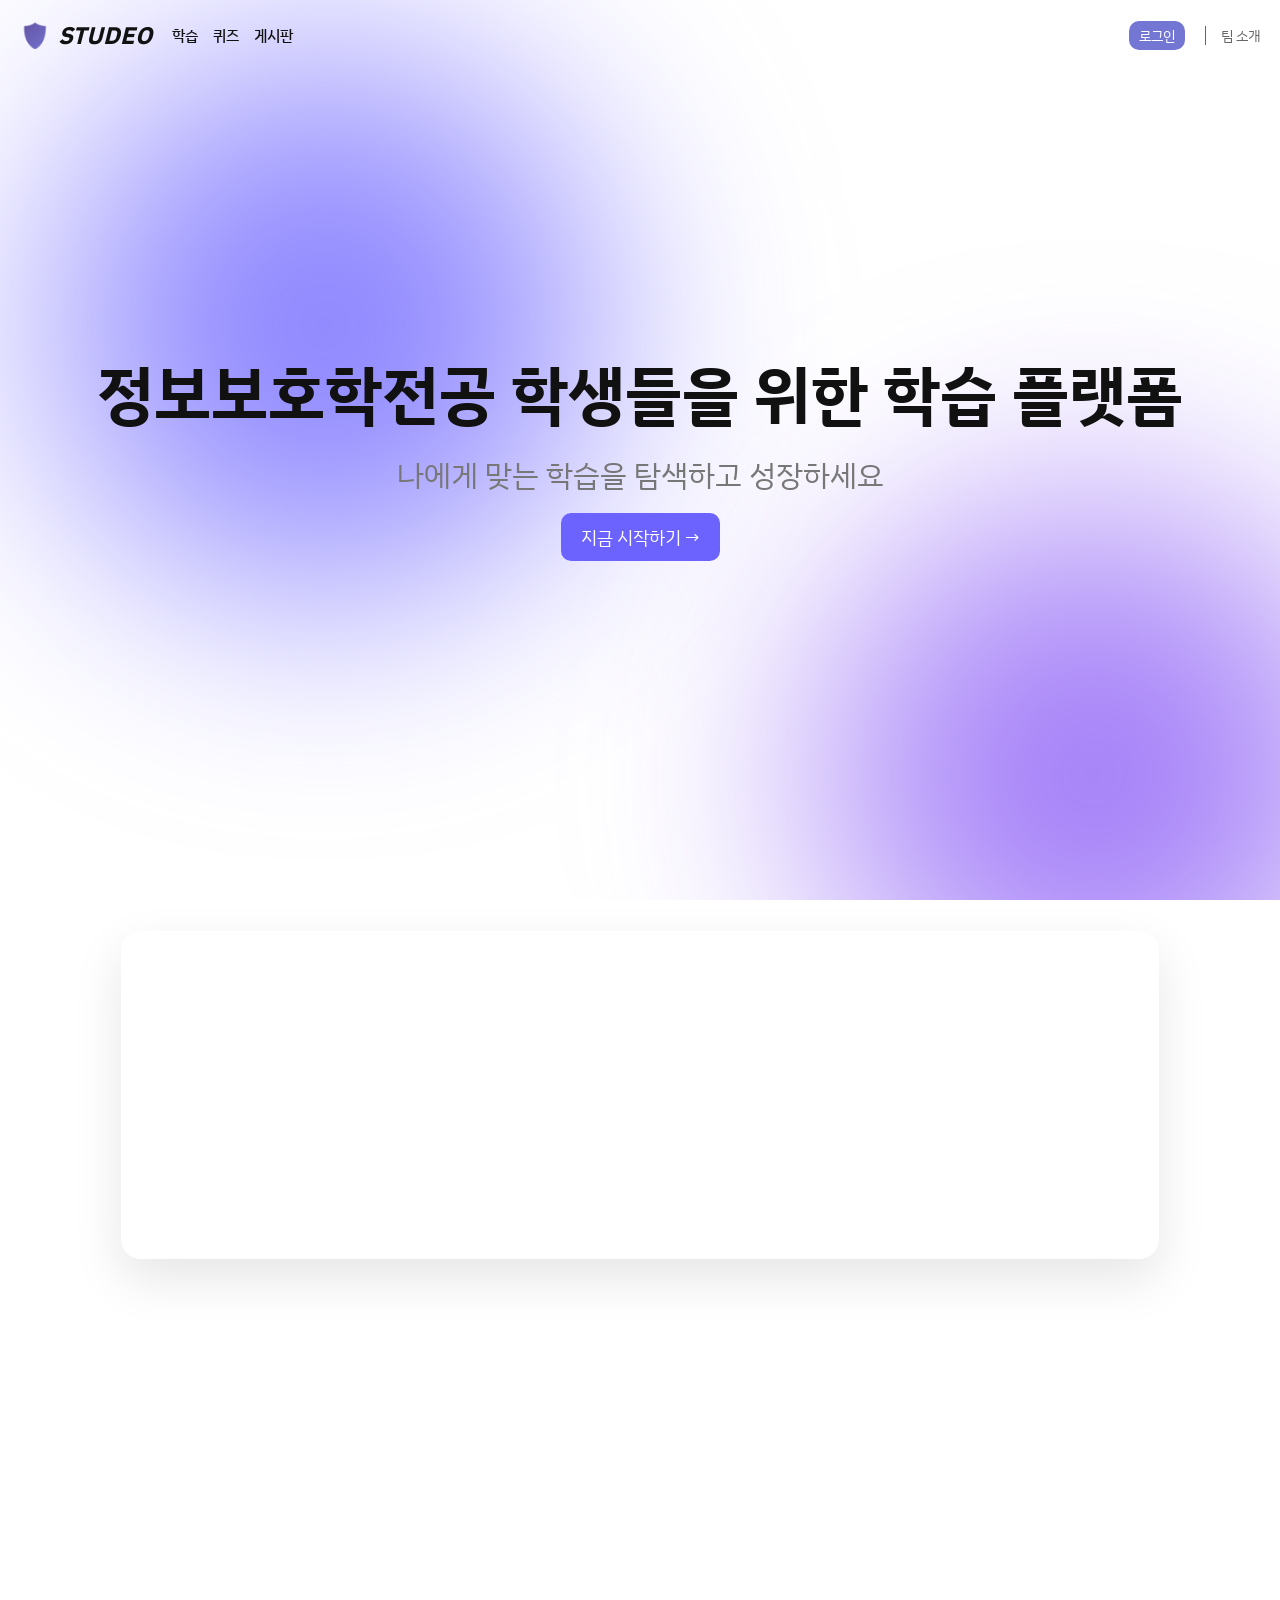
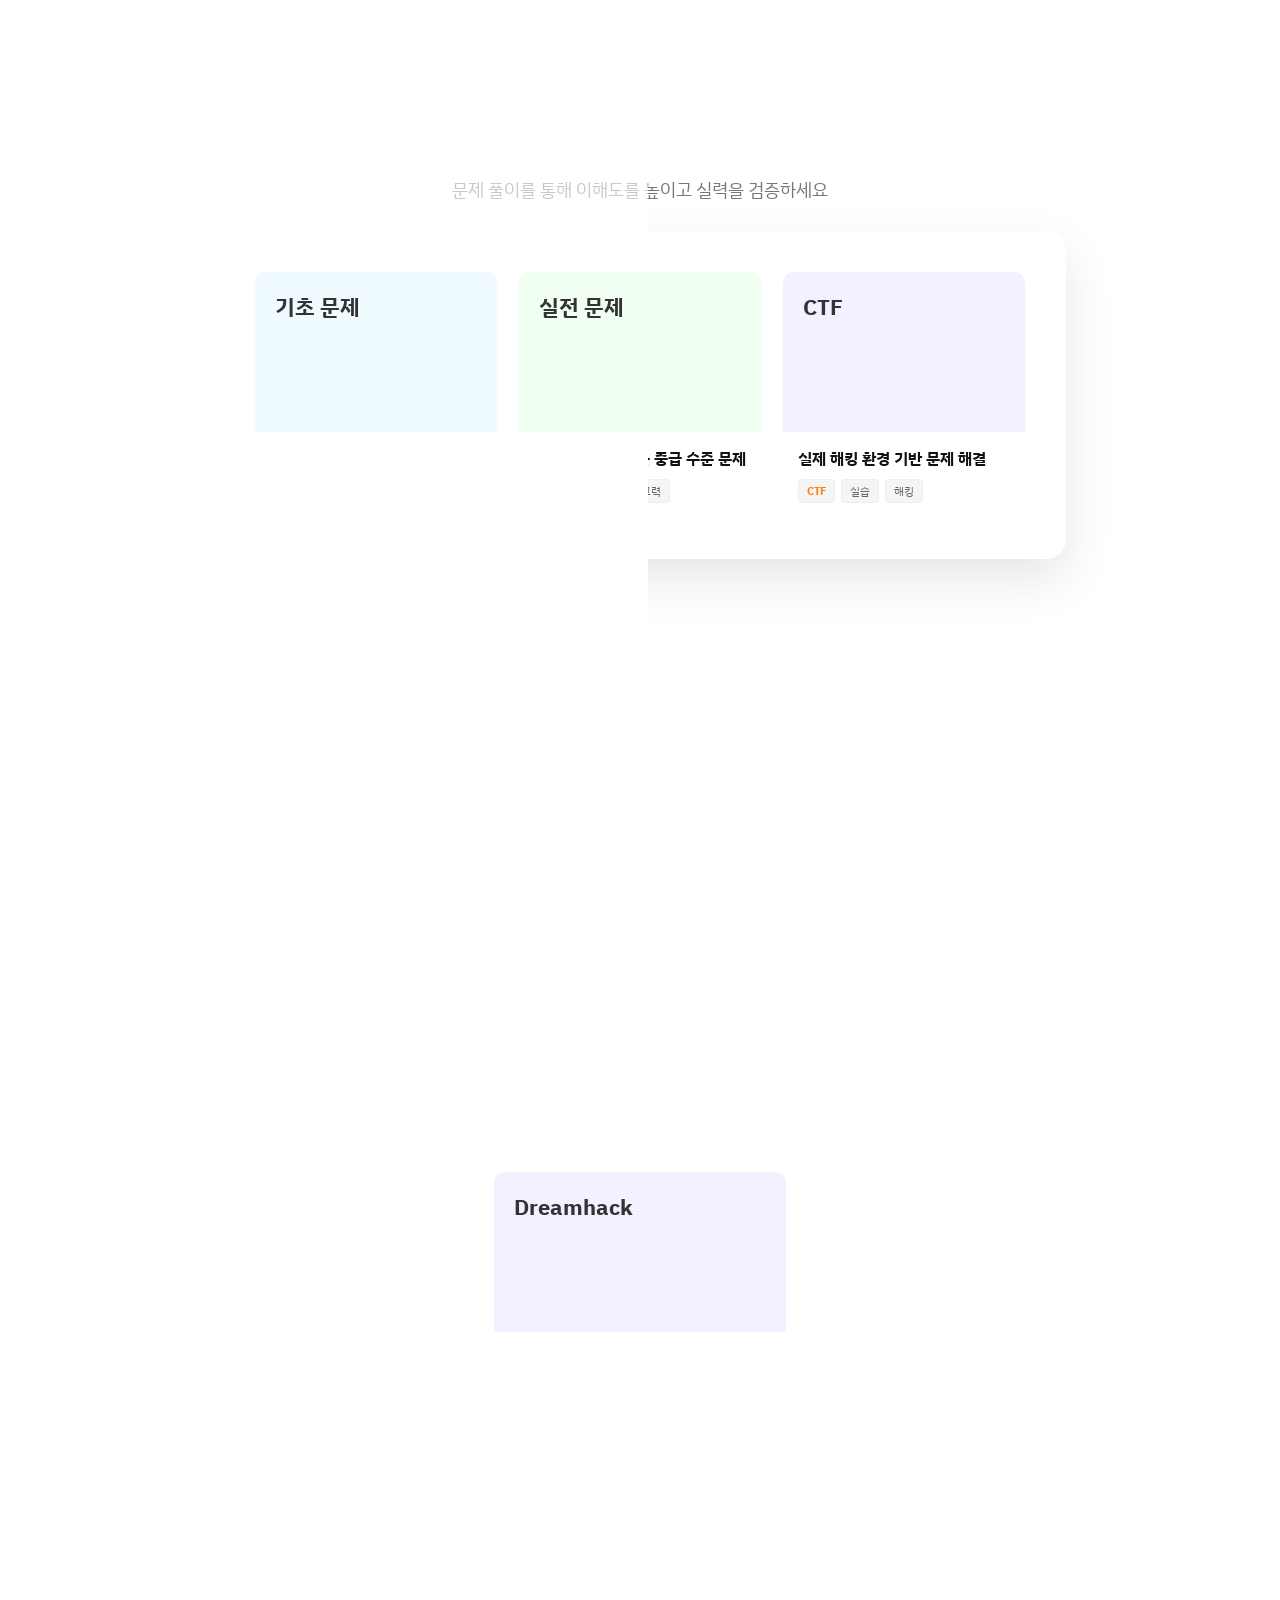
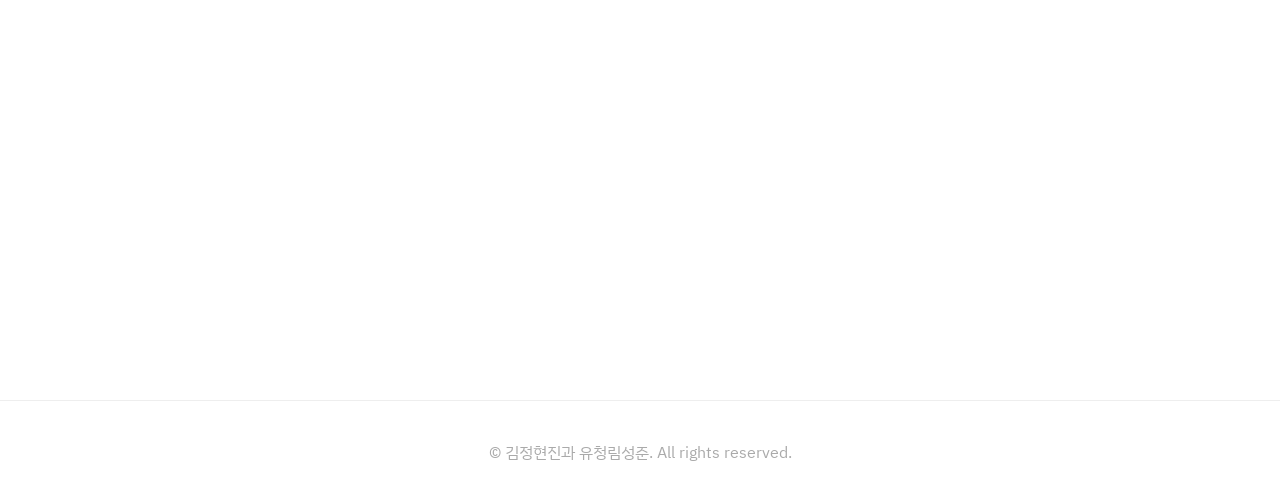
<file: index.html>
<!doctype html>
<html lang="ko">
  <head>
    <meta charset="UTF-8" />
    <meta name="viewport" content="width=device-width, initial-scale=1.0" />
    <title>STUDEO</title>
    <link rel="preconnect" href="https://fonts.googleapis.com" />
    <link rel="preconnect" href="https://fonts.gstatic.com" crossorigin />
    <link
      href="https://fonts.googleapis.com/css2?family=IBM+Plex+Sans+KR&display=swap"
      rel="stylesheet"
    />
    <link rel="stylesheet" href="/src/style/style.css" />
    <link rel="stylesheet" href="/src/style/home.css" />
    <link rel="stylesheet" href="/src/style/card.css" />
  </head>

  <body class="main-page">
    <!-- ✅ HEADER -->
    <header class="header">
      <div class="header-left">
        <a href="/index.html" class="logo">
          <span
            style="
              background: linear-gradient(135deg, #614e9c, #7476d4);
              -webkit-background-clip: text;
              -webkit-text-fill-color: transparent;
            "
            >🛡️</span
          ><span style="font-style: italic">STUDEO</span>
        </a>
        <img
          src="/assets/list.png"
          alt=""
          class="menu-toggle"
          id="mobile-menu"
        />
        <ul class="nav-links">
          <li><a href="/src/pages/learn.html">학습</a></li>
          <li><a href="/src/pages/quiz/quizzes.html">퀴즈</a></li>
          <li><a href="/src/pages/community.html">게시판</a></li>
          <li class="member-only">
            <a href="/src/pages/mistake.html">오답 노트</a>
          </li>
        </ul>
      </div>

      <div class="header-right">
        <div class="login"><a href="/src/pages/login.html">로그인</a></div>
        <a href="/src/pages/mypage.html" class="mypage-link member-only">
          <img src="/assets/mypage-icon.png" alt="프로필 이미지" />
        </a>
        <a href="/src/pages/team.html" class="team-link">팀 소개</a>
      </div>
    </header>

    <!-- ✅ 배경 -->
    <div class="bg"></div>

    <!-- ✅ HERO -->
    <section class="hero page">
      <div class="hero-content">
        <h1>정보보호학전공 학생들을 위한 학습 플랫폼</h1>
        <p>나에게 맞는 학습을 탐색하고 성장하세요</p>

        <a href="./src/pages/learn.html" class="hero-btn"> 지금 시작하기 → </a>
      </div>
    </section>

    <!-- ✅ 학습 -->
    <section class="section page" id="learn">
      <h2>학습</h2>
      <p>정보보호 필수 분야를 단계적으로 학습하세요</p>

      <div class="big-card">
        <a href="/src/pages/learn.html" class="card">
          <div class="card-image bg-blue">
            <h3>네트워크</h3>
          </div>
          <div class="card-info">
            <div class="card-title">
              TCP/IP 구조와 인터넷 통신 원리 완전 이해
            </div>
            <div class="card-tags">
              <span class="tag">OSI 7계층</span>
              <span class="tag tag-essential">HTTP</span>
              <span class="tag">DNS</span>
              <span class="tag">패킷</span>
            </div>
          </div>
        </a>

        <a href="/src/pages/learn.html" class="card">
          <div class="card-image bg-green">
            <h3>보안</h3>
          </div>
          <div class="card-info">
            <div class="card-title">암호학과 시스템 보안 기본 개념 학습</div>
            <div class="card-tags">
              <span class="tag">대칭/비대칭</span>
              <span class="tag tag-tier">취약점</span>
              <span class="tag">인증</span>
              <span class="tag">권한</span>
            </div>
          </div>
        </a>

        <a href="/src/pages/learn.html" class="card">
          <div class="card-image bg-violet">
            <h3>웹 해킹</h3>
          </div>
          <div class="card-info">
            <div class="card-title">실제 공격 기법 기반 웹 취약점 분석</div>
            <div class="card-tags">
              <span class="tag tag-choice">XSS</span>
              <span class="tag tag-choice">SQLi</span>
              <span class="tag">CSRF</span>
              <span class="tag">실습</span>
            </div>
          </div>
        </a>
      </div>
    </section>

    <!-- ✅ 퀴즈 -->
    <section class="section page" id="quiz">
      <h2>퀴즈</h2>
      <p>문제 풀이를 통해 이해도를 높이고 실력을 검증하세요</p>

      <div class="big-card">
        <a href="/src/pages/quiz/quizzes.html" class="card">
          <div class="card-image bg-blue">
            <h3>기초 문제</h3>
          </div>
          <div class="card-info">
            <div class="card-title">핵심 개념 복습과 초급 실력 점검</div>
            <div class="card-tags">
              <span class="tag tag-essential">입문</span>
              <span class="tag">개념</span>
              <span class="tag">복습</span>
            </div>
          </div>
        </a>

        <a href="/src/pages/quiz/quizzes.html" class="card">
          <div class="card-image bg-green">
            <h3>실전 문제</h3>
          </div>
          <div class="card-info">
            <div class="card-title">응용력을 요구하는 중급 수준 문제</div>
            <div class="card-tags">
              <span class="tag tag-tier">중급</span>
              <span class="tag">응용</span>
              <span class="tag">사고력</span>
            </div>
          </div>
        </a>

        <a href="https://ctftime.org/" class="card" target="_blank">
          <div class="card-image bg-violet">
            <h3>CTF</h3>
          </div>
          <div class="card-info">
            <div class="card-title">실제 해킹 환경 기반 문제 해결</div>
            <div class="card-tags">
              <span class="tag tag-choice">CTF</span>
              <span class="tag">실습</span>
              <span class="tag">해킹</span>
            </div>
          </div>
        </a>
      </div>
    </section>

    <!-- ✅ 추천 -->
    <section class="section page" id="recommend">
      <h2>추천 학습</h2>
      <p>검증된 플랫폼에서 실력을 더욱 성장시켜보세요</p>

      <div class="big-card">
        <a href="https://www.kisa.or.kr" class="card" target="_blank">
          <div class="card-image bg-blue">
            <h3>KISA</h3>
          </div>
          <div class="card-info">
            <div class="card-title">
              국가 공인 보안 교육 및 자료 제공 플랫폼
            </div>
            <div class="card-tags">
              <span class="tag">공공기관</span>
              <span class="tag tag-essential">보안 교육</span>
            </div>
          </div>
        </a>

        <a href="https://dreamhack.io" class="card" target="_blank">
          <div class="card-image bg-violet">
            <h3>Dreamhack</h3>
          </div>
          <div class="card-info">
            <div class="card-title">CTF 기반 실습 중심 해킹 학습 환경</div>
            <div class="card-tags">
              <span class="tag tag-choice">CTF</span>
              <span class="tag">웹 해킹</span>
              <span class="tag">실습</span>
            </div>
          </div>
        </a>

        <a href="https://programmers.co.kr" class="card" target="_blank">
          <div class="card-image bg-green">
            <h3>Programmers</h3>
          </div>
          <div class="card-info">
            <div class="card-title">
              코딩 테스트 및 알고리즘 문제 풀이 플랫폼
            </div>
            <div class="card-tags">
              <span class="tag">알고리즘</span>
              <span class="tag tag-tier">문제풀이</span>
            </div>
          </div>
        </a>
      </div>
    </section>

    <!-- ✅ TOP 버튼 -->
    <button id="topBtn">↑</button>

    <footer>© 김정현진과 유청림성준. All rights reserved.</footer>
    <script src="/src/script/main.js"></script>
    <script src="/src/script/home.js"></script>
  </body>
</html>
</file>
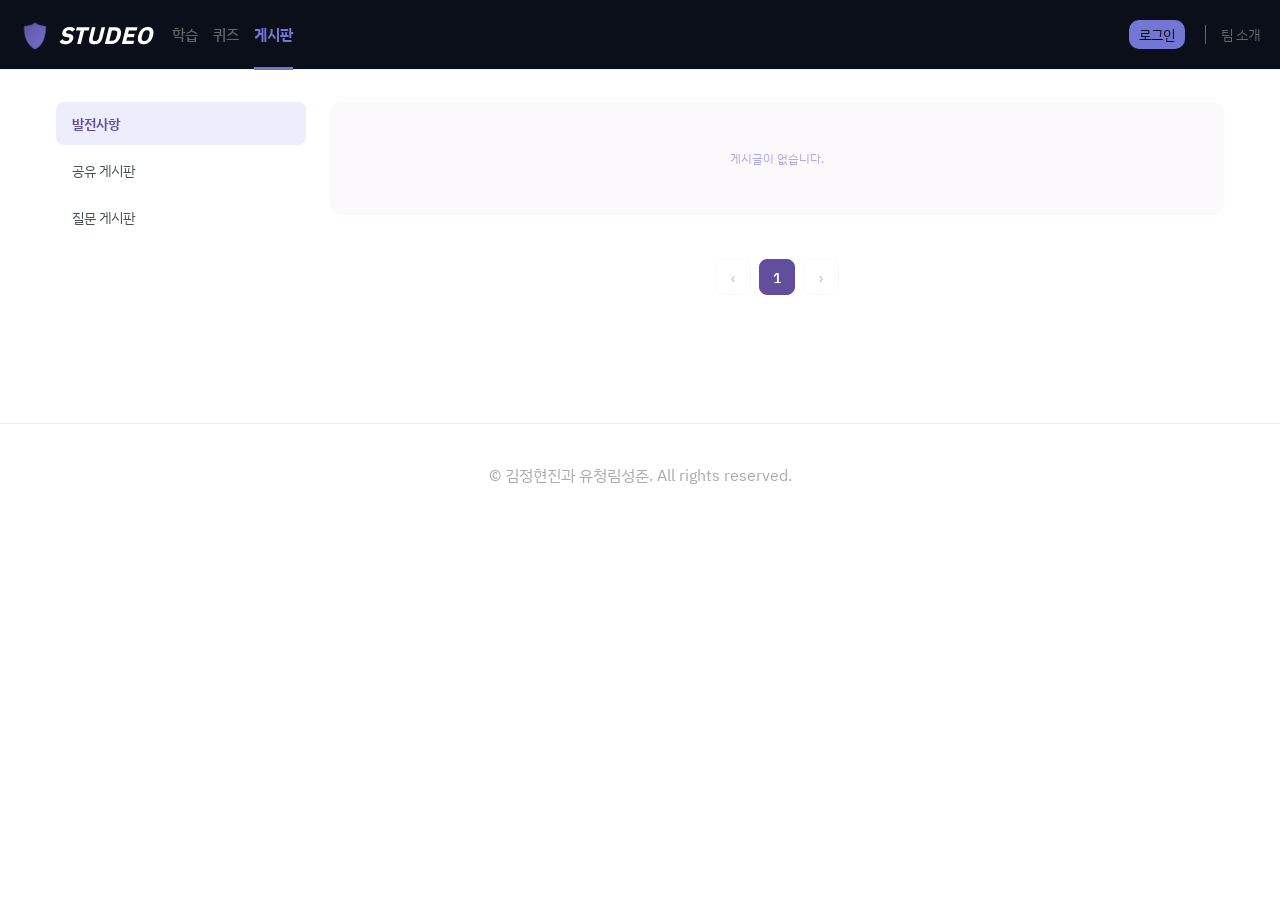
<file: src/pages/community.html>
<!doctype html>
<html lang="ko">
  <head>
    <meta charset="UTF-8" />
    <meta name="viewport" content="width=device-width, initial-scale=1.0" />
    <title>STUDEO</title>
    <link rel="preconnect" href="https://fonts.googleapis.com" />
    <link rel="preconnect" href="https://fonts.gstatic.com" crossorigin />
    <link
      href="https://fonts.googleapis.com/css2?family=IBM+Plex+Sans+KR&display=swap"
      rel="stylesheet"
    />
    <link rel="stylesheet" href="../style/style.css" />
    <link rel="stylesheet" href="../style/community.css" />
  </head>

  <!-- 헤더 -->
  <body class="community">
    <header>
      <div class="header-left">
        <a href="/index.html" class="logo">
          <span
            style="
              background: linear-gradient(135deg, #614e9c, #7476d4);
              -webkit-background-clip: text;
              -webkit-text-fill-color: transparent;
            "
            >🛡️</span
          ><span style="font-style: italic">STUDEO</span>
        </a>
        <img
          src="/assets/list.png"
          alt=""
          class="menu-toggle"
          id="mobile-menu"
        />
        <ul class="nav-links">
          <li><a href="/src/pages/learn.html">학습</a></li>
          <li><a href="/src/pages/quiz/quizzes.html">퀴즈</a></li>
          <li class="active"><a href="/src/pages/community.html">게시판</a></li>
          <li class="member-only">
            <a href="/src/pages/mistake.html">오답 노트</a>
          </li>
        </ul>
      </div>

      <div class="header-right">
        <div class="login"><a href="/src/pages/login.html">로그인</a></div>
        <a href="/src/pages/mypage.html" class="mypage-link member-only">
          <img src="/assets/mypage-icon.png" alt="프로필 이미지" />
        </a>
        <a href="/src/pages/team.html" class="team-link">팀 소개</a>
      </div>
    </header>

    <!-- 사이드 바 -->
    <div class="container">
      <aside class="sidebar">
        <div class="nav-menu-box">
          <div class="nav-item active" onclick="sw('notice', this)">
            발전사항
          </div>
          <div class="nav-item" onclick="sw('contact', this)">공유 게시판</div>
          <div class="nav-item" onclick="sw('qna', this)">질문 게시판</div>
        </div>
      </aside>
      <main class="main" id="main-area"></main>
    </div>

    <!-- 글 작성 부분 -->
    <div class="modal-overlay" id="write-modal">
      <div class="modal">
        <div class="modal-title" id="modal-title">글 작성</div>
        <div class="form-row">
          <label>제목</label>
          <input type="text" id="form-title" placeholder="제목을 입력하세요" />
        </div>
        <div class="form-row">
          <label>내용</label>
          <textarea
            id="form-body"
            placeholder="내용을 입력하세요"
            rows="6"
          ></textarea>
        </div>

        <div class="modal-actions">
          <button class="btn" onclick="closeModal()">취소</button>
          <button class="btn btn-primary" onclick="submitPost()">등록</button>
        </div>
      </div>
    </div>

    <footer>© 김정현진과 유청림성준. All rights reserved.</footer>
    <script src="/src/script/main.js"></script>
    <script src="../script/community.js"></script>
  </body>
</html>
</file>
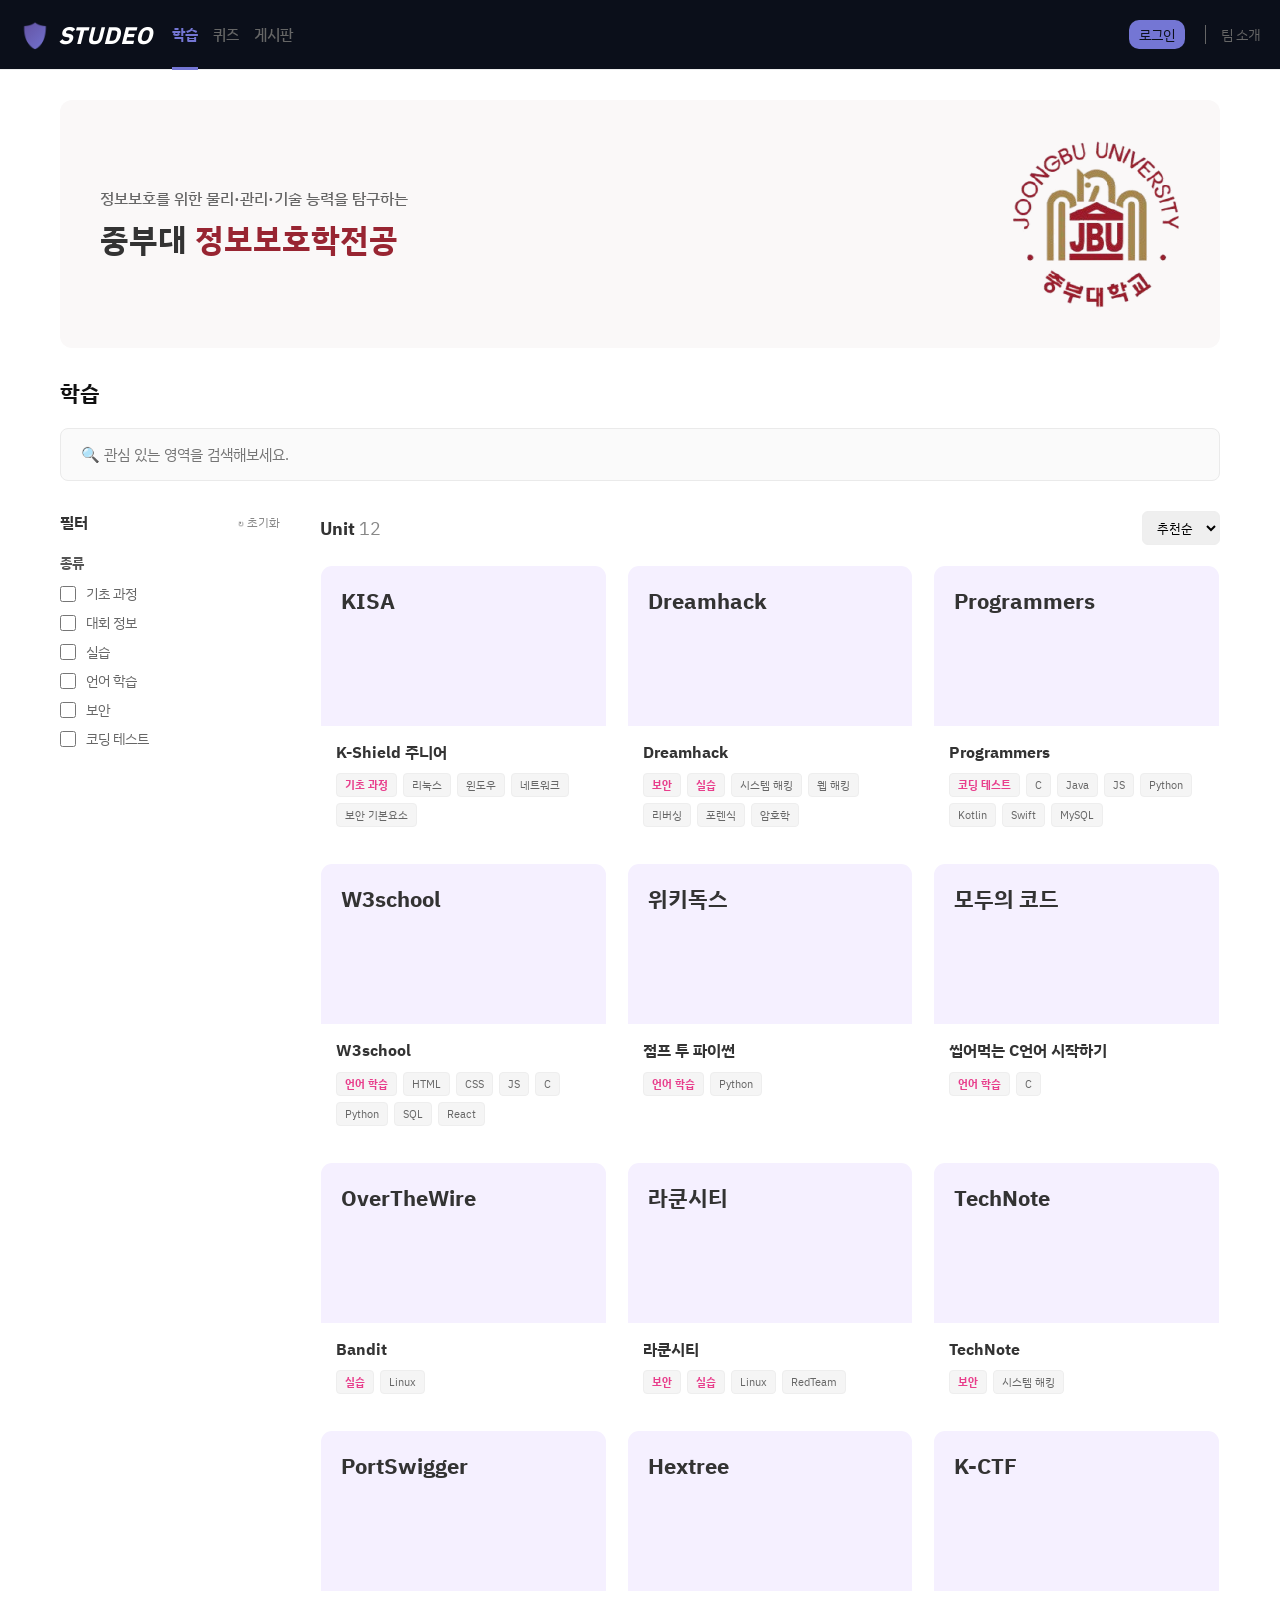
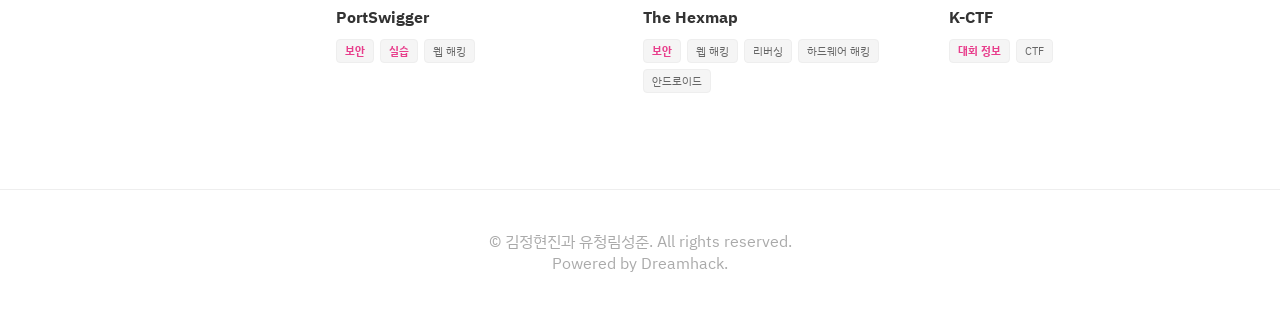
<file: src/pages/learn.html>
<!doctype html>
<html lang="ko">
  <head>
    <meta charset="UTF-8" />
    <meta name="viewport" content="width=device-width, initial-scale=1.0" />
    <title>STUDEO</title>
    <link rel="preconnect" href="https://fonts.googleapis.com" />
    <link rel="preconnect" href="https://fonts.gstatic.com" crossorigin />
    <link
      href="https://fonts.googleapis.com/css2?family=IBM+Plex+Sans+KR&display=swap"
      rel="stylesheet"
    />
    <link rel="stylesheet" href="../style/style.css" />
    <link rel="stylesheet" href="../style/banner.css" />
    <link rel="stylesheet" href="../style/card.css" />
  </head>
  <body>
    <header>
      <div class="header-left">
        <a href="/index.html" class="logo">
          <span
            style="
              background: linear-gradient(135deg, #614e9c, #7476d4);
              -webkit-background-clip: text;
              -webkit-text-fill-color: transparent;
            "
            >🛡️</span
          ><span style="font-style: italic">STUDEO</span>
        </a>
        <img
          src="/assets/list.png"
          alt=""
          class="menu-toggle"
          id="mobile-menu"
        />
        <ul class="nav-links">
          <li class="active"><a href="/src/pages/learn.html">학습</a></li>
          <li><a href="/src/pages/quiz/quizzes.html">퀴즈</a></li>
          <li><a href="/src/pages/community.html">게시판</a></li>
          <li class="member-only">
            <a href="/src/pages/mistake.html">오답 노트</a>
          </li>
        </ul>
      </div>

      <div class="header-right">
        <div class="login"><a href="/src/pages/login.html">로그인</a></div>
        <a href="/src/pages/mypage.html" class="mypage-link member-only">
          <img src="/assets/mypage-icon.png" alt="프로필 이미지" />
        </a>
        <a href="/src/pages/team.html" class="team-link">팀 소개</a>
      </div>
    </header>

    <div class="container">
      <a href="https://www.joongbu.ac.kr/is/" target="_blank" class="banner">
        <div class="banner-text">
          <h3>정보보호를 위한 물리·관리·기술 능력을 탐구하는</h3>
          <h1>중부대 <span>정보보호학전공</span></h1>
        </div>
        <img
          src="../../assets/jbu-emblem.png"
          alt="중부대학교 로고"
          class="banner-images"
        />
      </a>

      <div class="tabs">
        <span>학습</span>
      </div>

      <div class="search-container">
        <input
          type="text"
          class="search-input"
          placeholder="🔍 관심 있는 영역을 검색해보세요."
        />
      </div>

      <div class="main-content">
        <aside class="sidebar">
          <div class="filter-header">
            <span>필터</span>
            <a href="#" class="filter-reset">↻ 초기화</a>
          </div>

          <div class="filter-group">
            <h4>종류</h4>
            <label class="filter-item"
              ><input type="checkbox" data-filter="기초과정" /> 기초 과정</label
            >
            <label class="filter-item"
              ><input type="checkbox" data-filter="대회정보" /> 대회 정보</label
            >
            <label class="filter-item"
              ><input type="checkbox" data-filter="실습" /> 실습</label
            >
            <label class="filter-item"
              ><input type="checkbox" data-filter="언어학습" /> 언어 학습</label
            >
            <label class="filter-item"
              ><input type="checkbox" data-filter="보안" /> 보안</label
            >
            <label class="filter-item"
              ><input type="checkbox" data-filter="코딩테스트" /> 코딩
              테스트</label
            >
          </div>
        </aside>

        <section class="content-area">
          <div class="content-header">
            <h2>Unit <span id="unit-count">12</span></h2>
            <select class="sort-select">
              <option>추천순</option>
            </select>
          </div>

          <div class="card-grid" id="card-container">
            <a
              href="https://academy.kisa.or.kr/edu/apply/applyEduDetail.do?APPLY=04&SQ=10150"
              class="card"
              target="_blank"
            >
              <div class="card-image bg-violet">
                <h3>KISA</h3>
              </div>
              <div class="card-info">
                <div class="card-title">K-Shield 주니어</div>
                <div class="card-tags">
                  <span class="tag tag-tier">기초 과정</span>
                  <span class="tag">리눅스</span>
                  <span class="tag">윈도우</span>
                  <span class="tag">네트워크</span>
                  <span class="tag">보안 기본요소</span>
                </div>
              </div>
            </a>
            <a href="https://dreamhack.io/" class="card" target="_blank">
              <div class="card-image bg-violet">
                <h3>Dreamhack</h3>
              </div>
              <div class="card-info">
                <div class="card-title">Dreamhack</div>
                <div class="card-tags">
                  <span class="tag tag-tier">보안</span>
                  <span class="tag tag-tier">실습</span>
                  <span class="tag">시스템 해킹</span>
                  <span class="tag">웹 해킹</span>
                  <span class="tag">리버싱</span>
                  <span class="tag">포렌식</span>
                  <span class="tag">암호학</span>
                </div>
              </div>
            </a>
            <a
              href="https://school.programmers.co.kr/learn/challenges?order=acceptance_desc&page=1"
              class="card"
              target="_blank"
            >
              <div class="card-image bg-violet">
                <h3>Programmers</h3>
              </div>
              <div class="card-info">
                <div class="card-title">Programmers</div>
                <div class="card-tags">
                  <span class="tag tag-tier">코딩 테스트</span>
                  <span class="tag">C</span>
                  <span class="tag">Java</span>
                  <span class="tag">JS</span>
                  <span class="tag">Python</span>
                  <span class="tag">Kotlin</span>
                  <span class="tag">Swift</span>
                  <span class="tag">MySQL</span>
                </div>
              </div>
            </a>
            <a
              href="https://www.w3schools.com/default.asp"
              class="card"
              target="_blank"
            >
              <div class="card-image bg-violet">
                <h3>W3school</h3>
              </div>
              <div class="card-info">
                <div class="card-title">W3school</div>
                <div class="card-tags">
                  <span class="tag tag-tier">언어 학습</span>
                  <span class="tag">HTML</span>
                  <span class="tag">CSS</span>
                  <span class="tag">JS</span>
                  <span class="tag">C</span>
                  <span class="tag">Python</span>
                  <span class="tag">SQL</span>
                  <span class="tag">React</span>
                </div>
              </div>
            </a>
            <a href="https://wikidocs.net/book/1" class="card" target="_blank">
              <div class="card-image bg-violet">
                <h3>위키독스</h3>
              </div>
              <div class="card-info">
                <div class="card-title">점프 투 파이썬</div>
                <div class="card-tags">
                  <span class="tag tag-tier">언어 학습</span>
                  <span class="tag">Python</span>
                </div>
              </div>
            </a>
            <a href="https://modoocode.com/231" class="card" target="_blank">
              <div class="card-image bg-violet">
                <h3>모두의 코드</h3>
              </div>
              <div class="card-info">
                <div class="card-title">씹어먹는 C언어 시작하기</div>
                <div class="card-tags">
                  <span class="tag tag-tier">언어 학습</span>
                  <span class="tag">C</span>
                </div>
              </div>
            </a>
            <a
              href="https://overthewire.org/wargames/bandit/"
              class="card"
              target="_blank"
            >
              <div class="card-image bg-violet">
                <h3>OverTheWire</h3>
              </div>
              <div class="card-info">
                <div class="card-title">Bandit</div>
                <div class="card-tags">
                  <span class="tag tag-tier">실습</span>
                  <span class="tag">Linux</span>
                </div>
              </div>
            </a>
            <a href="https://ctf.redraccoon.kr/" class="card" target="_blank">
              <div class="card-image bg-violet">
                <h3>라쿤시티</h3>
              </div>
              <div class="card-info">
                <div class="card-title">라쿤시티</div>
                <div class="card-tags">
                  <span class="tag tag-tier">보안</span>
                  <span class="tag tag-tier">실습</span>
                  <span class="tag">Linux</span>
                  <span class="tag">RedTeam</span>
                </div>
              </div>
            </a>
            <a href="https://www.lazenca.net/" class="card" target="_blank">
              <div class="card-image bg-violet">
                <h3>TechNote</h3>
              </div>
              <div class="card-info">
                <div class="card-title">TechNote</div>
                <div class="card-tags">
                  <span class="tag tag-tier">보안</span>
                  <span class="tag">시스템 해킹</span>
                </div>
              </div>
            </a>
            <a href="https://portswigger.net/" class="card" target="_blank">
              <div class="card-image bg-violet">
                <h3>PortSwigger</h3>
              </div>
              <div class="card-info">
                <div class="card-title">PortSwigger</div>
                <div class="card-tags">
                  <span class="tag tag-tier">보안</span>
                  <span class="tag tag-tier">실습</span>
                  <span class="tag">웹 해킹</span>
                </div>
              </div>
            </a>
            <a href="https://app.hextree.io/map" class="card" target="_blank">
              <div class="card-image bg-violet">
                <h3>Hextree</h3>
              </div>
              <div class="card-info">
                <div class="card-title">The Hexmap</div>
                <div class="card-tags">
                  <span class="tag tag-tier">보안</span>
                  <span class="tag">웹 해킹</span>
                  <span class="tag">리버싱</span>
                  <span class="tag">하드웨어 해킹</span>
                  <span class="tag">안드로이드</span>
                </div>
              </div>
            </a>
            <a href="http://k-ctf.org/" class="card" target="_blank">
              <div class="card-image bg-violet">
                <h3>K-CTF</h3>
              </div>
              <div class="card-info">
                <div class="card-title">K-CTF</div>
                <div class="card-tags">
                  <span class="tag tag-tier">대회 정보</span>
                  <span class="tag">CTF</span>
                </div>
              </div>
            </a>
          </div>
        </section>
      </div>
    </div>

    <footer>
      © 김정현진과 유청림성준. All rights reserved.<br />Powered by Dreamhack.
    </footer>
    <script src="/src/script/main.js"></script>
    <script src="../script/filter.js"></script>
  </body>
</html>
</file>
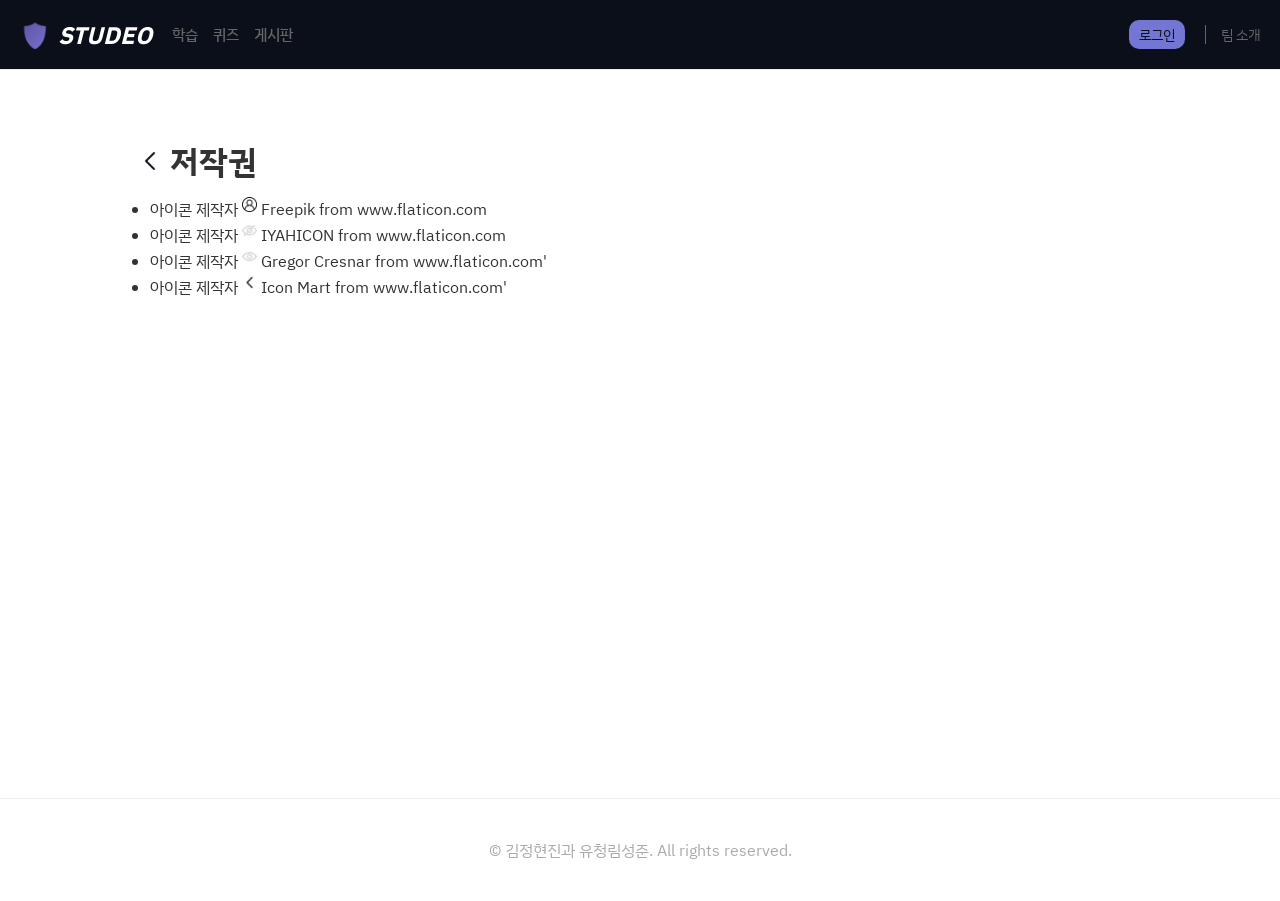
<file: src/pages/license.html>
<!doctype html>
<html lang="ko">
  <head>
    <meta charset="UTF-8" />
    <meta name="viewport" content="width=device-width, initial-scale=1.0" />
    <title>STUDEO</title>
    <link rel="preconnect" href="https://fonts.googleapis.com" />
    <link rel="preconnect" href="https://fonts.gstatic.com" crossorigin />
    <link
      href="https://fonts.googleapis.com/css2?family=IBM+Plex+Sans+KR&display=swap"
      rel="stylesheet"
    />
    <link rel="stylesheet" href="../style/style.css" />
    <link rel="stylesheet" href="../style/license.css" />
  </head>

  <body>
    <header>
      <div class="header-left">
        <a href="/index.html" class="logo">
          <span
            style="
              background: linear-gradient(135deg, #614e9c, #7476d4);
              -webkit-background-clip: text;
              -webkit-text-fill-color: transparent;
            "
            >🛡️</span
          ><span style="font-style: italic">STUDEO</span>
        </a>
        <img
          src="/assets/list.png"
          alt=""
          class="menu-toggle"
          id="mobile-menu"
        />
        <ul class="nav-links">
          <li><a href="/src/pages/learn.html">학습</a></li>
          <li><a href="/src/pages/quiz/quizzes.html">퀴즈</a></li>
          <li><a href="/src/pages/community.html">게시판</a></li>
          <li class="member-only">
            <a href="/src/pages/mistake.html">오답 노트</a>
          </li>
        </ul>
      </div>

      <div class="header-right">
        <div class="login"><a href="/src/pages/login.html">로그인</a></div>
        <a href="/src/pages/mypage.html" class="mypage-link member-only">
          <img src="/assets/mypage-icon.png" alt="프로필 이미지" />
        </a>
        <a href="/src/pages/team.html" class="team-link">팀 소개</a>
      </div>
    </header>

    <div class="container">
      <div class="license-container">
        <div class="top-tittle">
          <button
            type="button"
            id="btn-back"
            class="btn-back"
            aria-label="이전 페이지로 이동"
          >
            <div class="icon-back"></div>
          </button>
          <h1>저작권</h1>
        </div>
        <ul>
          <li>
            <div>
              아이콘 제작자
              <img
                src="../../assets/mypage-icon.png"
                alt="마이페이지 아이콘"
                class="license-icon mypage"
              />
              <a
                href="https://www.flaticon.com/kr/authors/freepik"
                title="Freepik"
              >
                Freepik
              </a>
              from
              <a href="https://www.flaticon.com/kr/" title="Flaticon"
                >www.flaticon.com</a
              >
            </div>
          </li>
          <li>
            <div>
              아이콘 제작자
              <img
                src="../../assets/hide.png"
                alt="숨기기"
                class="license-icon"
              />
              <a
                href="https://www.flaticon.com/kr/authors/iyahicon"
                title="IYAHICON"
              >
                IYAHICON
              </a>
              from
              <a href="https://www.flaticon.com/kr/" title="Flaticon"
                >www.flaticon.com</a
              >
            </div>
          </li>
          <li>
            <div>
              아이콘 제작자
              <img
                src="../../assets/eye.png"
                alt="보이기"
                class="license-icon"
              />
              <a
                href="https://www.flaticon.com/kr/authors/gregor-cresnar"
                title="Gregor Cresnar"
              >
                Gregor Cresnar
              </a>
              from
              <a href="https://www.flaticon.com/kr/" title="Flaticon"
                >www.flaticon.com'</a
              >
            </div>
          </li>
          <li>
            <div>
              아이콘 제작자
              <img
                src="../../assets/left-chevron.png"
                alt="보이기"
                class="license-icon"
              />
              <a
                href="https://www.flaticon.com/kr/authors/icon-mart"
                title="Icon Mart"
              >
                Icon Mart
              </a>
              from
              <a href="https://www.flaticon.com/kr/" title="Flaticon"
                >www.flaticon.com'</a
              >
            </div>
          </li>
        </ul>
      </div>
    </div>
    <footer>© 김정현진과 유청림성준. All rights reserved.</footer>
    <script src="../script/main.js"></script>
    <script src="../script/mypage.js"></script>
  </body>
</html>
</file>
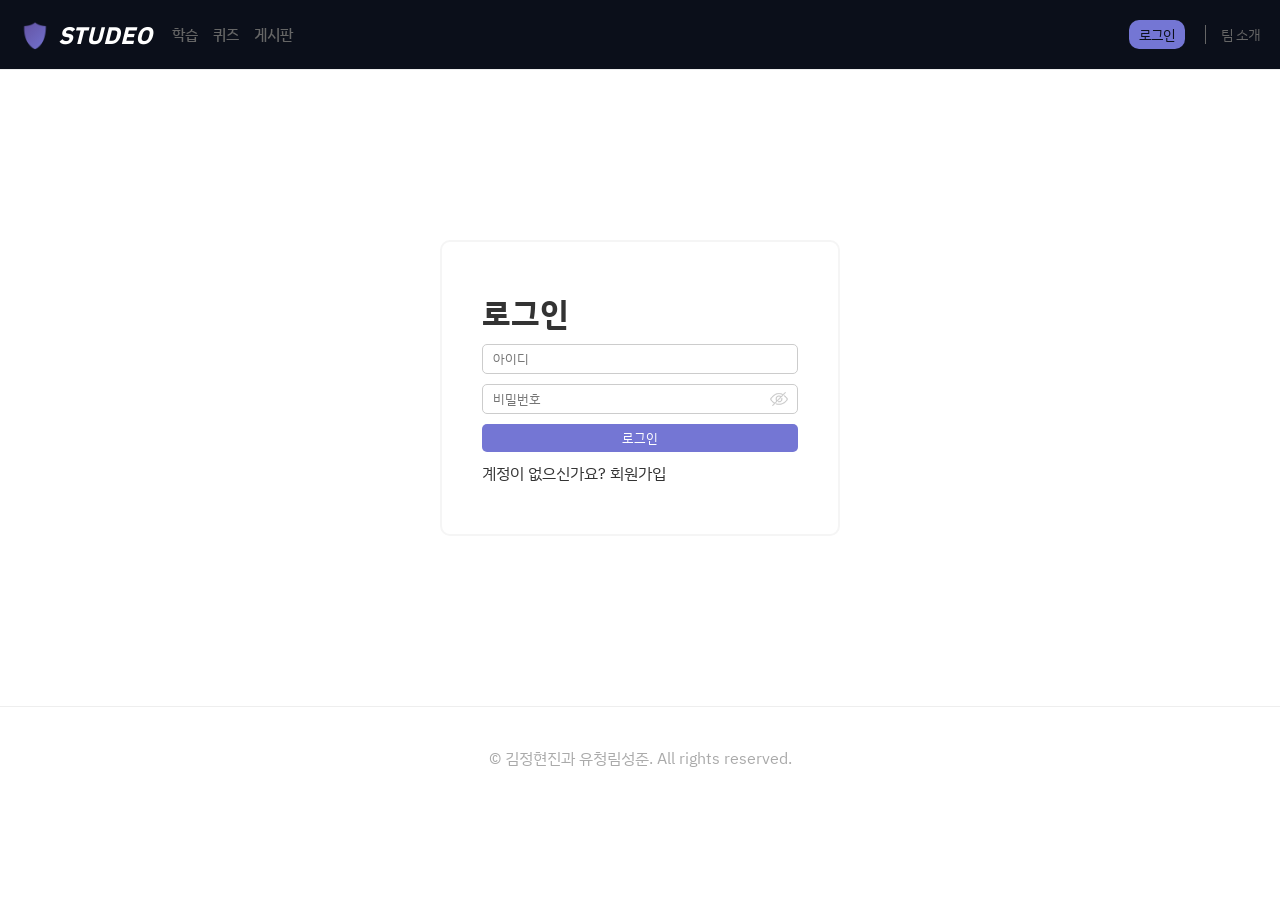
<file: src/pages/login.html>
<!doctype html>
<html lang="ko">
  <head>
    <meta charset="UTF-8" />
    <meta name="viewport" content="width=device-width, initial-scale=1.0" />
    <title>STUDEO</title>
    <link rel="preconnect" href="https://fonts.googleapis.com" />
    <link rel="preconnect" href="https://fonts.gstatic.com" crossorigin />
    <link
      href="https://fonts.googleapis.com/css2?family=IBM+Plex+Sans+KR&display=swap"
      rel="stylesheet"
    />
    <link rel="stylesheet" href="../style/style.css" />
    <script>
      if (sessionStorage.getItem('loggedInUser')) {
        alert('로그인 상태입니다.')
        setTimeout(() => {
          location.href = '/index.html'
        }, 100)
      }
    </script>
  </head>

  <body>
    <header>
      <div class="header-left">
        <a href="/index.html" class="logo">
          <span
            style="
              background: linear-gradient(135deg, #614e9c, #7476d4);
              -webkit-background-clip: text;
              -webkit-text-fill-color: transparent;
            "
            >🛡️</span
          ><span style="font-style: italic">STUDEO</span>
        </a>
        <img
          src="/assets/list.png"
          alt=""
          class="menu-toggle"
          id="mobile-menu"
        />
        <ul class="nav-links">
          <li><a href="/src/pages/learn.html">학습</a></li>
          <li><a href="/src/pages/quiz/quizzes.html">퀴즈</a></li>
          <li><a href="/src/pages/community.html">게시판</a></li>
        </ul>
      </div>

      <div class="header-right">
        <div class="login"><a href="/src/pages/login.html">로그인</a></div>
        <a href="/src/pages/team.html" class="team-link">팀 소개</a>
      </div>
    </header>

    <div class="container">
      <div class="login-container">
        <h1>로그인</h1>
        <input type="text" id="login-id" class="input" placeholder="아이디" />
        <div class="password-field">
          <input
            type="password"
            id="login-pw"
            class="input"
            placeholder="비밀번호"
          />
          <button
            type="button"
            id="toggle-login-pw"
            class="password-toggle"
            aria-label="비밀번호 토글"
          ></button>
        </div>
        <button class="login-button" onclick="logIn()">로그인</button>
        <p>
          계정이 없으신가요? <a id="sign-link" href="sign.html">회원가입</a>
        </p>
      </div>
    </div>
    <footer>© 김정현진과 유청림성준. All rights reserved.</footer>
    <script src="../script/main.js"></script>
  </body>
</html>
</file>
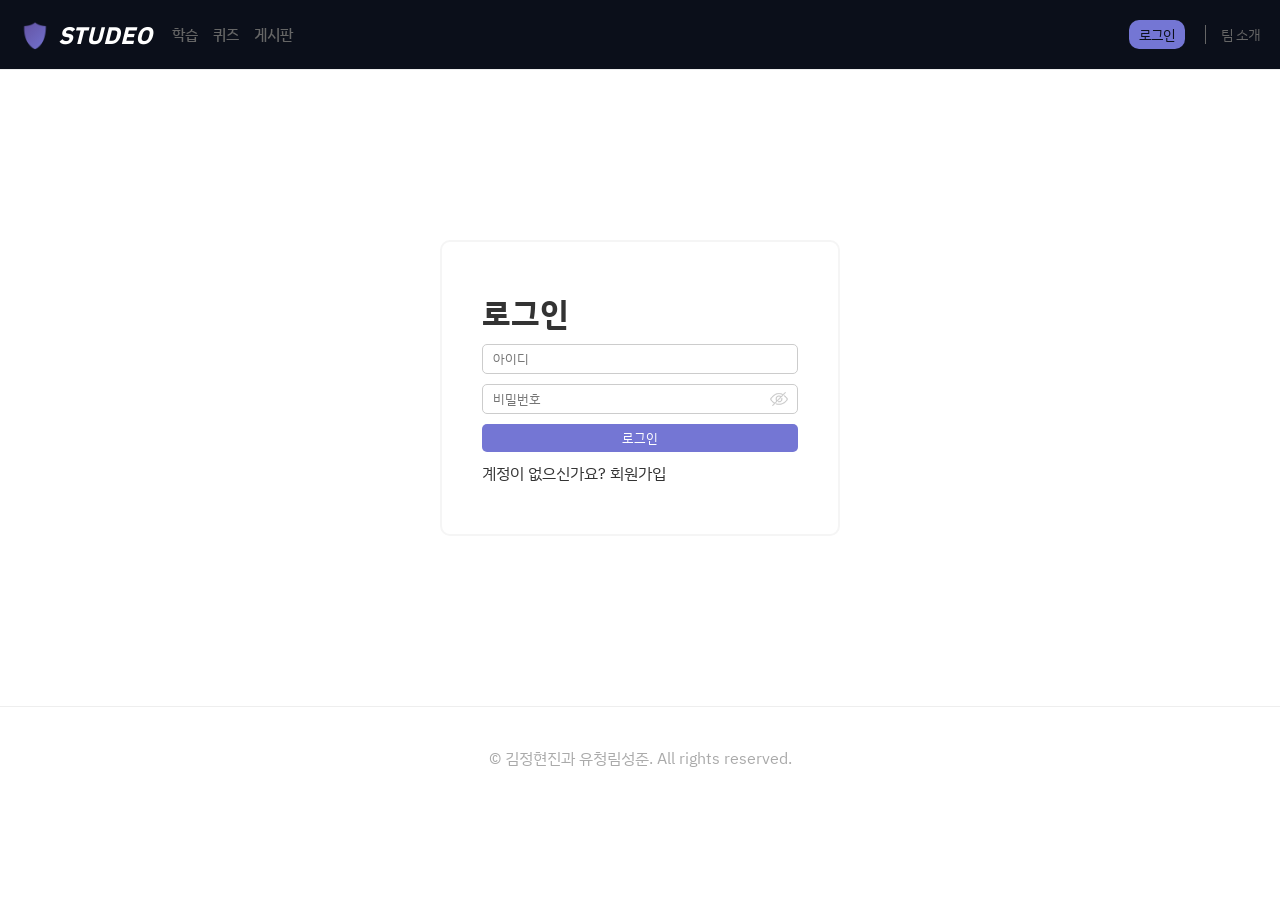
<file: src/pages/mistake.html>
<!doctype html>
<html lang="ko">
  <head>
    <meta charset="UTF-8" />
    <meta name="viewport" content="width=device-width, initial-scale=1.0" />
    <title>STUDEO</title>
    <link rel="preconnect" href="https://fonts.googleapis.com" />
    <link rel="preconnect" href="https://fonts.gstatic.com" crossorigin />
    <link
      href="https://fonts.googleapis.com/css2?family=IBM+Plex+Sans+KR&display=swap"
      rel="stylesheet"
    />
    <link rel="stylesheet" href="/src/style/style.css" />
    <link rel="stylesheet" href="/src/style/mistake.css" />
    <script>
      // 로그인 상태가 아니면 즉시 로그인 페이지로 이동 (깜빡임 방지)
      if (!sessionStorage.getItem('loggedInUser')) {
        alert('로그인 후 이용 가능한 페이지입니다.')
        setTimeout(() => {
          location.href = './login.html'
        }, 100)
      }
    </script>
  </head>

  <body>
    <header>
      <div class="header-left">
        <a href="/index.html" class="logo">
          <span
            style="
              background: linear-gradient(135deg, #614e9c, #7476d4);
              -webkit-background-clip: text;
              -webkit-text-fill-color: transparent;
            "
            >🛡️</span
          ><span style="font-style: italic">STUDEO</span>
        </a>
        <img
          src="/assets/list.png"
          alt=""
          class="menu-toggle"
          id="mobile-menu"
        />
        <ul class="nav-links">
          <li><a href="/src/pages/learn.html">학습</a></li>
          <li><a href="/src/pages/quiz/quizzes.html">퀴즈</a></li>
          <li><a href="/src/pages/community.html">게시판</a></li>
          <li class="member-only active">
            <a href="/src/pages/mistake.html">오답 노트</a>
          </li>
        </ul>
      </div>

      <div class="header-right">
        <a href="/src/pages/mypage.html" class="mypage-link member-only">
          <img src="/assets/mypage-icon.png" alt="프로필 이미지" />
        </a>
        <a href="/src/pages/team.html" class="team-link">팀 소개</a>
      </div>
    </header>
    <div class="container">
      <div class="mistake-container">
        <div class="top-tittle">
          <button
            type="button"
            id="btn-back"
            class="btn-back"
            aria-label="이전 페이지로 이동"
          >
            <div class="icon-back"></div>
          </button>
          <h1>오답노트</h1>
        </div>
        <div class="btn-center">
          <button class="primary" onclick="startTip()">작성 TIP</button>
        </div>

        <div class="card">
          <h3>오답 입력</h3>
          <textarea id="question" placeholder="문제"></textarea>
          <input id="correct" placeholder="정답" />
          <input id="myAnswer" placeholder="내 답" />

          <select id="type">
            <option>선택안함</option>
            <option>유형1 - 이해 못함</option>
            <option>유형2 - 중간 막힘</option>
            <option>유형3 - 개념 부족</option>
            <option>유형4 - 풀이 오류</option>
            <option>유형5 - 단순 실수</option>
          </select>

          <textarea id="analysis" placeholder="분석"></textarea>

          <button class="primary" onclick="addNote()">추가</button>
        </div>

        <div id="noteList"></div>
      </div>

      <!-- ✅ 모달 -->
      <div id="tipModal" class="modal">
        <div class="modal-content">
          <h2>시험 대비 작성 TIP</h2>
          <p id="tipText"></p>

          <div class="modal-buttons">
            <button onclick="prevTip()">이전</button>
            <button onclick="nextTip()">다음</button>
            <button onclick="closeTip()">닫기</button>
          </div>
        </div>
      </div>
    </div>
    <footer>© 김정현진과 유청림성준. All rights reserved.</footer>
    <script src="/src/script/main.js"></script>
    <script src="/src/script/mistake.js"></script>
  </body>
</html>
</file>
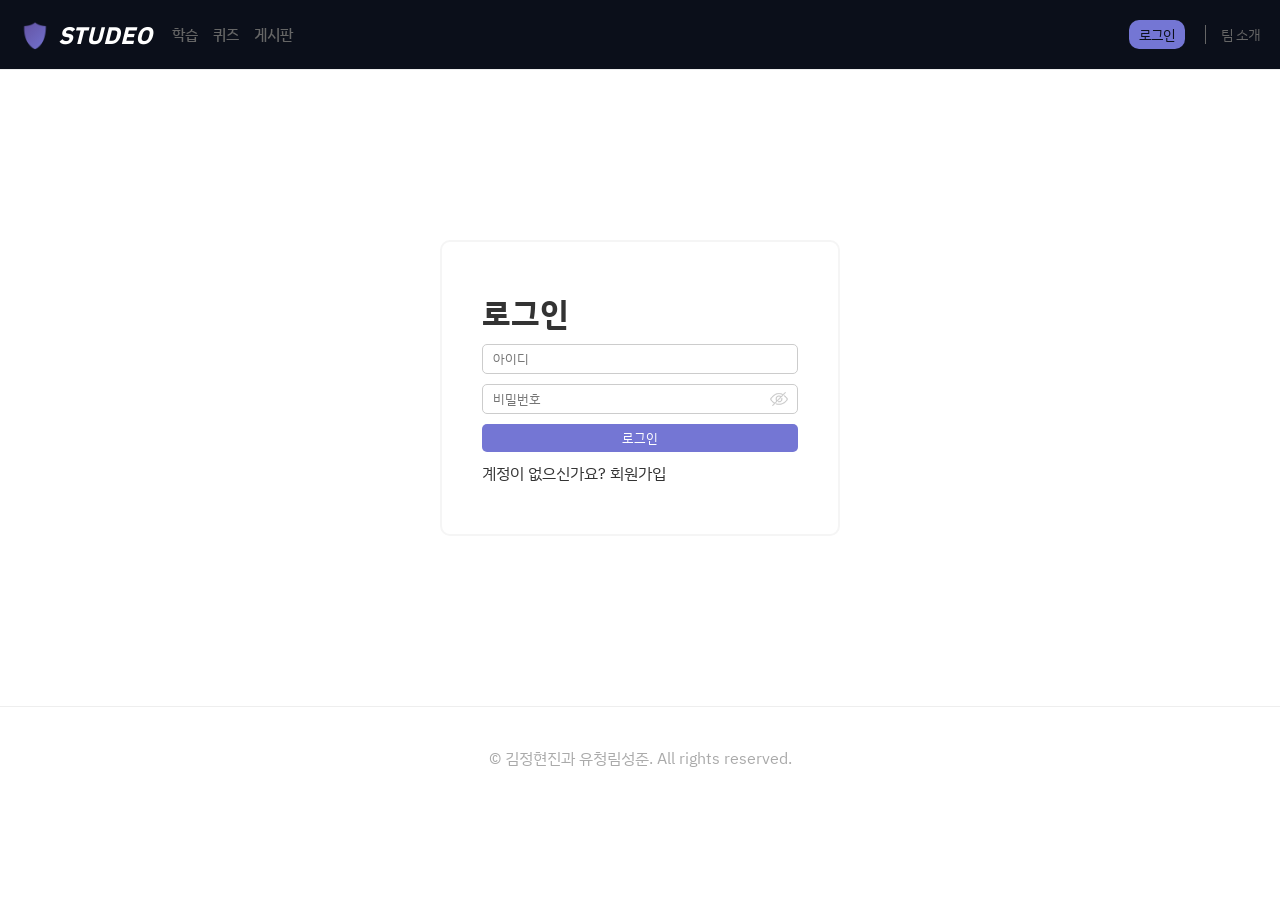
<file: src/pages/mypage.html>
<!doctype html>
<html lang="ko">
  <head>
    <meta charset="UTF-8" />
    <meta name="viewport" content="width=device-width, initial-scale=1.0" />
    <title>STUDEO</title>
    <link rel="preconnect" href="https://fonts.googleapis.com" />
    <link rel="preconnect" href="https://fonts.gstatic.com" crossorigin />
    <link
      href="https://fonts.googleapis.com/css2?family=IBM+Plex+Sans+KR&display=swap"
      rel="stylesheet"
    />
    <link rel="stylesheet" href="../style/style.css" />
    <link rel="stylesheet" href="../style/mypage.css" />
    <script>
      // 로그인 상태가 아니면 즉시 로그인 페이지로 이동 (깜빡임 방지)
      // mypage 직접 접근 방지: 로그인되지 않았다면 로그인 페이지로 이동
      if (!sessionStorage.getItem('loggedInUser')) {
        alert('로그인 후 이용 가능한 페이지입니다.')
        setTimeout(() => {
          location.href = './login.html'
        }, 100)
      }
    </script>
  </head>

  <body>
    <header>
      <div class="header-left">
        <a href="/index.html" class="logo">
          <span
            style="
              background: linear-gradient(135deg, #614e9c, #7476d4);
              -webkit-background-clip: text;
              -webkit-text-fill-color: transparent;
            "
            >🛡️</span
          ><span style="font-style: italic">STUDEO</span>
        </a>
        <img
          src="/assets/list.png"
          alt=""
          class="menu-toggle"
          id="mobile-menu"
        />
        <ul class="nav-links">
          <li><a href="/src/pages/learn.html">학습</a></li>
          <li><a href="/src/pages/quiz/quizzes.html">퀴즈</a></li>
          <li><a href="/src/pages/community.html">게시판</a></li>
          <li class="member-only">
            <a href="/src/pages/mistake.html">오답 노트</a>
          </li>
        </ul>
      </div>

      <div class="header-right">
        <a href="/src/pages/mypage.html" class="mypage-link member-only">
          <img src="/assets/mypage-icon.png" alt="프로필 이미지" />
        </a>
        <a href="/src/pages/team.html" class="team-link">팀 소개</a>
      </div>
    </header>

    <div class="container">
      <div class="mypage-container">
        <h1>마이 페이지</h1>
        <p id="welcome"></p>
        <div class="mypage-section-top">
          <section class="note-section">
            <h2>나의 메모</h2>
            <textarea
              id="note-input"
              placeholder="메모를 입력하세요."
            ></textarea>
            <button id="save-note">메모 저장</button>
            <div id="note-display" class="note-display">
              저장된 메모가 없습니다.
            </div>
          </section>

          <section class="todo-section">
            <h2>할 일</h2>
            <div class="todo-input-row">
              <input
                id="todo-input"
                type="text"
                placeholder="새 할 일을 입력하세요."
              />
              <button id="add-todo">추가</button>
            </div>
            <ul id="todo-list" class="todo-list"></ul>
          </section>
        </div>
        <div class="mypage-section-bottom">
          <section class="review-notes">
            <h2>오답 노트</h2>
            <div id="review-notes-list" class="review-notes-list">
              <div class="review-note-empty">저장된 오답이 없습니다.</div>
            </div>
          </section>
        </div>
        <div class="bottom-link">
          <a href="./license.html">저작권</a>
          <button id="logout-button">로그아웃</button>
        </div>
      </div>
    </div>
    <footer>© 김정현진과 유청림성준. All rights reserved.</footer>
    <script src="/src/script/main.js"></script>
    <script src="../script/mypage.js"></script>
  </body>
</html>
</file>
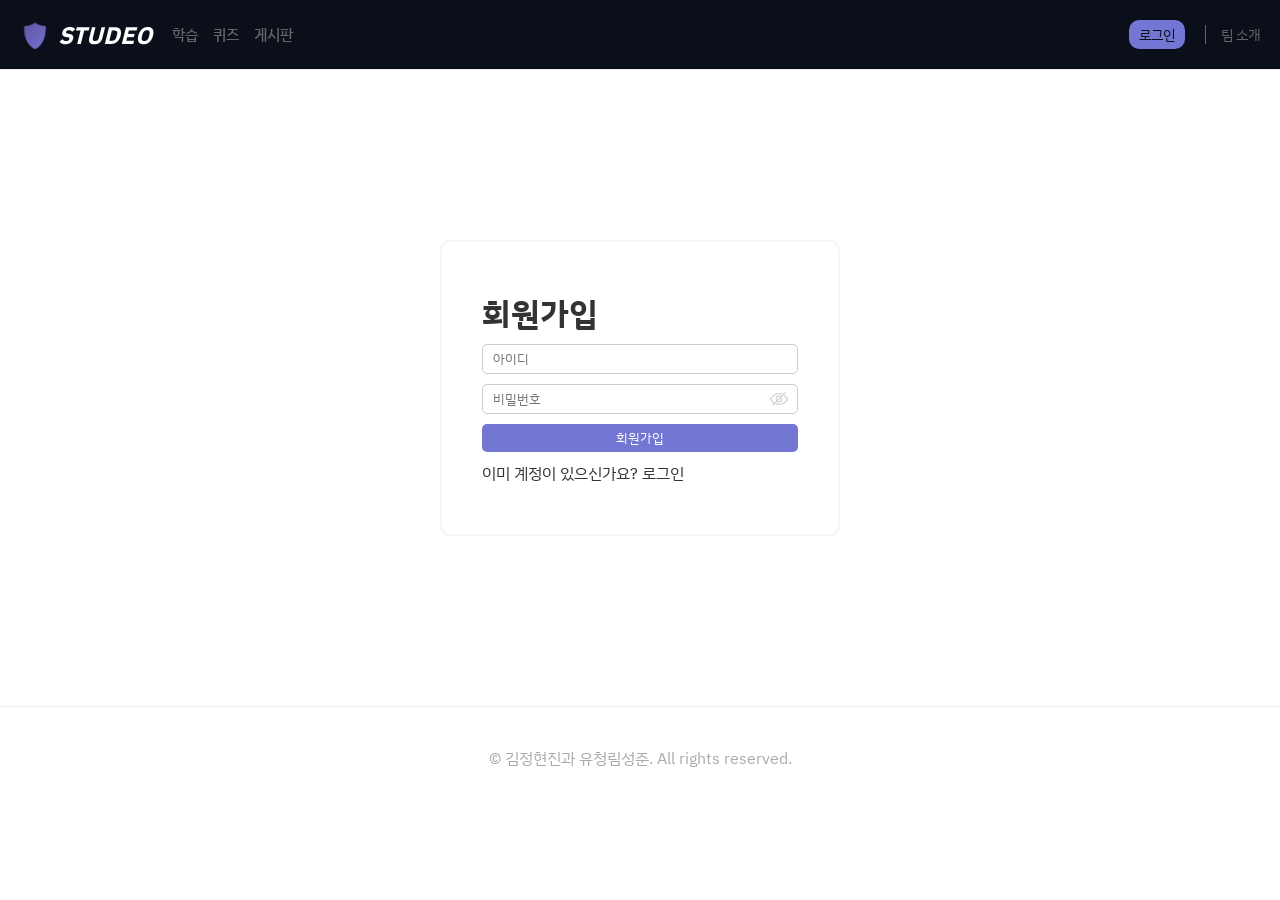
<file: src/pages/sign.html>
<!doctype html>
<html lang="ko">
  <head>
    <meta charset="UTF-8" />
    <meta name="viewport" content="width=device-width, initial-scale=1.0" />
    <title>STUDEO</title>
    <link rel="preconnect" href="https://fonts.googleapis.com" />
    <link rel="preconnect" href="https://fonts.gstatic.com" crossorigin />
    <link
      href="https://fonts.googleapis.com/css2?family=IBM+Plex+Sans+KR&display=swap"
      rel="stylesheet"
    />
    <link rel="stylesheet" href="../style/style.css" />
    <script>
      if (sessionStorage.getItem('loggedInUser')) {
        alert('로그인 상태입니다.')
        setTimeout(() => {
          location.href = '/index.html'
        }, 100)
      }
    </script>
  </head>

  <body>
    <header>
      <div class="header-left">
        <a href="/index.html" class="logo">
          <span
            style="
              background: linear-gradient(135deg, #614e9c, #7476d4);
              -webkit-background-clip: text;
              -webkit-text-fill-color: transparent;
            "
            >🛡️</span
          ><span style="font-style: italic">STUDEO</span>
        </a>
        <img
          src="/assets/list.png"
          alt=""
          class="menu-toggle"
          id="mobile-menu"
        />
        <ul class="nav-links">
          <li><a href="/src/pages/learn.html">학습</a></li>
          <li><a href="/src/pages/quiz/quizzes.html">퀴즈</a></li>
          <li><a href="/src/pages/community.html">게시판</a></li>
        </ul>
      </div>

      <div class="header-right">
        <div class="login"><a href="/src/pages/login.html">로그인</a></div>
        <a href="/src/pages/team.html" class="team-link">팀 소개</a>
      </div>
    </header>

    <div class="container">
        <div class="login-container">
          <h1>회원가입</h1>
          <input type="text" id="signup-id" class="input" placeholder="아이디" />
          <div class="password-field">
            <input type="password" id="signup-pw" class="input" placeholder="비밀번호" />
            <button type="button" id="toggle-signup-pw" class="password-toggle" aria-label="비밀번호 토글"></button>
          </div>
          <button class="login-button" onclick="signUp()">회원가입</button>
          <p>이미 계정이 있으신가요? <a href="login.html" id="sign-link">로그인</a></p>
        </div>
      </div>
    </div>
    <footer>© 김정현진과 유청림성준. All rights reserved.</footer>
    <script src="../script/main.js"></script>
  </body>
</html>
</file>
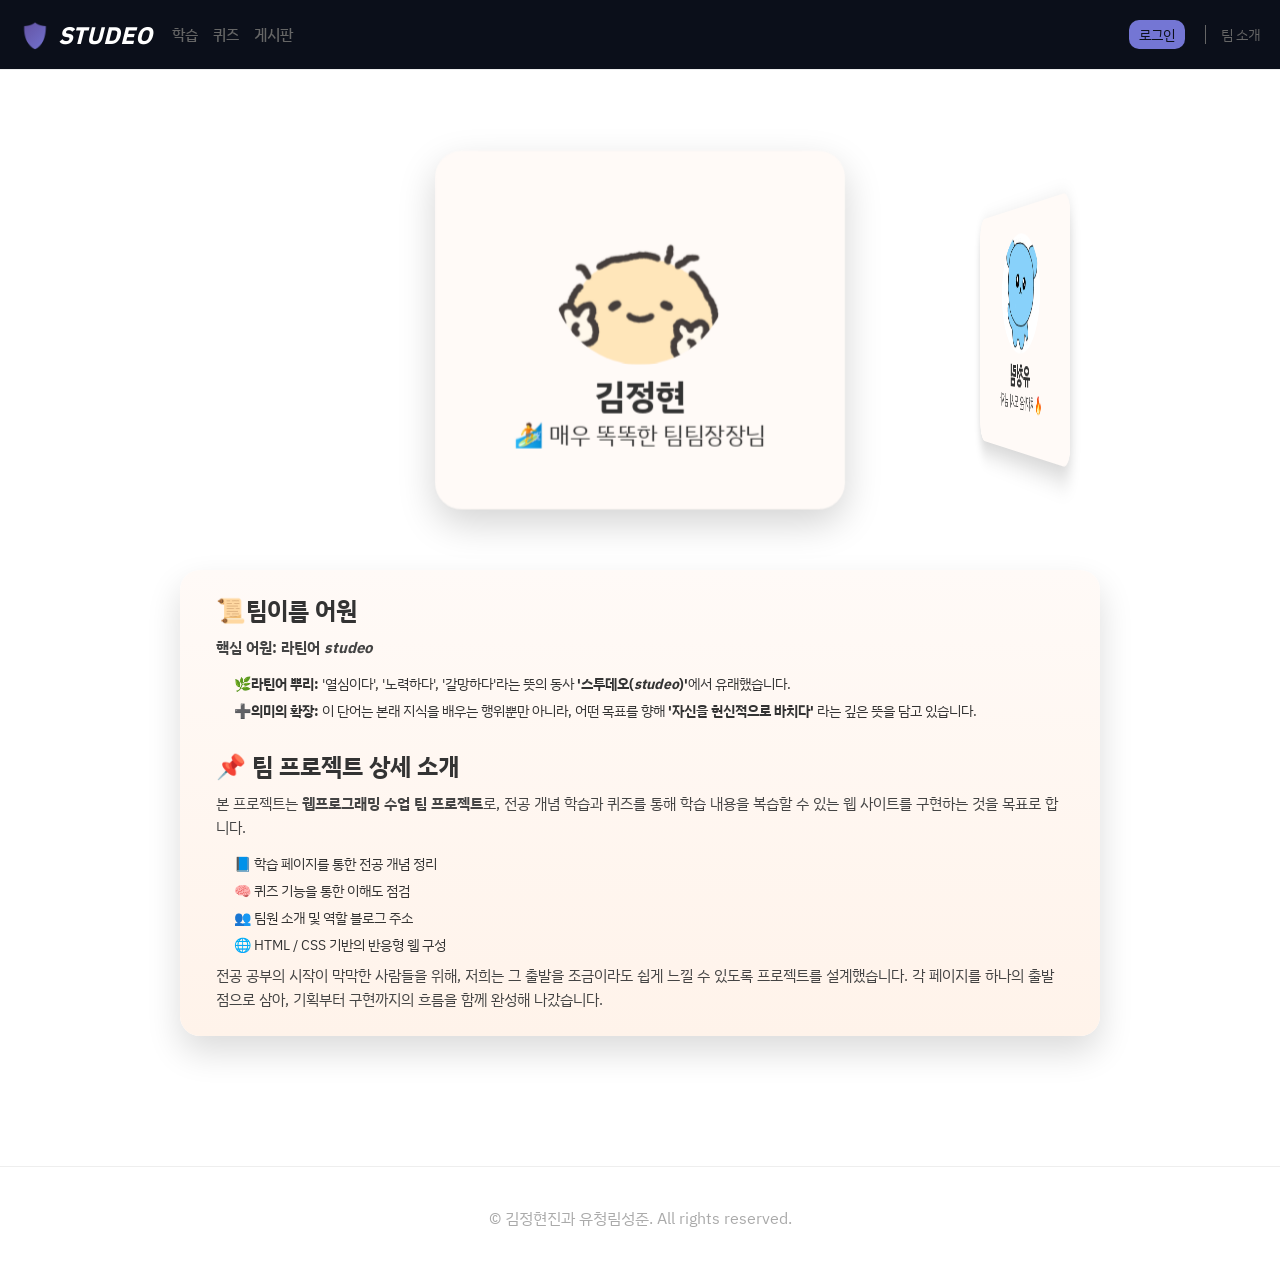
<file: src/pages/team.html>
<!doctype html>
<html lang="ko">
  <head>
    <meta charset="UTF-8" />
    <meta name="viewport" content="width=device-width, initial-scale=1.0" />
    <title>STUDEO</title>
    <link rel="preconnect" href="https://fonts.googleapis.com" />
    <link rel="preconnect" href="https://fonts.gstatic.com" crossorigin />
    <link
      href="https://fonts.googleapis.com/css2?family=IBM+Plex+Sans+KR&display=swap"
      rel="stylesheet"
    />
    <!-- ✅ 공통 스타일 -->
    <link rel="stylesheet" href="../style/style.css" />

    <!-- ✅ 팀 페이지 전용 -->
    <link rel="stylesheet" href="../style/team.css" />
  </head>

  <!-- ✅ team 페이지 스코프 -->
  <body class="team-page">
    <header>
      <div class="header-left">
        <a href="/index.html" class="logo">
          <span
            style="
              background: linear-gradient(135deg, #614e9c, #7476d4);
              -webkit-background-clip: text;
              -webkit-text-fill-color: transparent;
            "
            >🛡️</span
          ><span style="font-style: italic">STUDEO</span>
        </a>
        <img
          src="/assets/list.png"
          alt=""
          class="menu-toggle"
          id="mobile-menu"
        />
        <ul class="nav-links">
          <li><a href="/src/pages/learn.html">학습</a></li>
          <li><a href="/src/pages/quiz/quizzes.html">퀴즈</a></li>
          <li><a href="/src/pages/community.html">게시판</a></li>
          <li class="member-only">
            <a href="/src/pages/mistake.html">오답 노트</a>
          </li>
        </ul>
      </div>

      <div class="header-right">
        <div class="login"><a href="/src/pages/login.html">로그인</a></div>
        <a href="/src/pages/mypage.html" class="mypage-link member-only">
          <img src="/assets/mypage-icon.png" alt="프로필 이미지" />
        </a>
        <a href="/src/pages/team.html" class="team-link">팀 소개</a>
      </div>
    </header>

    <div class="container">
      <!-- ✅ 3D 캐러셀 -->
      <div class="scene">
        <div class="carousel">
          <div class="profile">
            <div class="profile-inner">
              <img
                class="profile-img"
                src="../../assets/kim.png"
                alt="김정현"
              />
              <h2>김정현</h2>
              <p class="subtitle">🏄 매우 똑똑한 팀팀장장님</p>
              <div class="info">
                <p class="info-line">
                  <b>GitHub 주소</b>
                  <br />
                  <a href="https://github.com/junghyunkim329" target="_blank">
                    https://github.com/junghyunkim329
                  </a>
                </p>

                <p class="info-line">
                  <b>Blog 주소</b>
                  <br />
                  <a href="https://shshjang14.tistory.com/" target="_blank"
                    >https://shshjang14.tistory.com/
                  </a>
                </p>

                <p class="info-line">
                  <b>포트폴리오 주소</b>
                  <br />
                  <a href="https://shshjang14.vercel.app/" target="_blank">
                    https://shshjang14.vercel.app/
                  </a>
                </p>
                <p><b>팀원 역할</b><br />총괄, 메인프레임, 학습페이지</p>
              </div>
            </div>
          </div>

          <div class="profile">
            <div class="profile-inner">
              <img class="profile-img" src="../../assets/yu.jpg" alt="유청림" />
              <h2>유청림</h2>
              <p class="subtitle">🔥 차가운 도시 남자</p>
              <div class="info">
                <p class="info-line">
                  <b>GitHub 주소</b>
                  <br />
                  <a href="https://github.com/Rocheong" target="_blank">
                    https://github.com/Rocheong
                  </a>
                </p>

                <p class="info-line">
                  <b>Blog 주소</b>
                  <br />
                  <a href="https://blog.naver.com/rocheong1714" target="_blank"
                    >https://blog.naver.com/rocheong1714
                  </a>
                </p>

                <p class="info-line">
                  <b>포트폴리오 주소</b>
                  <br />
                  <a
                    href="https://portfolio-chi-mauve-64.vercel.app/"
                    target="_blank"
                    >https://portfolio-chi-mauve-64.vercel.app/</a
                  >
                </p>
                <p><b>팀원 역할</b><br />퀴즈 페이지</p>
              </div>
            </div>
          </div>

          <div class="profile">
            <div class="profile-inner">
              <img
                class="profile-img"
                src="../../assets/jung.jpg"
                alt="정현진"
              />
              <h2>정현진</h2>
              <p class="subtitle">🎨 감성 디자이너</p>
              <div class="info">
                <p class="info-line">
                  <b>GitHub 주소</b>
                  <br />
                  <a href="https://github.com/zkrxnp" target="_blank">
                    https://github.com/zkrxnp
                  </a>
                </p>

                <p class="info-line">
                  <b>Blog 주소</b>
                  <br />
                  <a href="https://hjstu.tistory.com/" target="_blank"
                    >https://hjstu.tistory.com/
                  </a>
                </p>

                <p class="info-line">
                  <b>포트폴리오 주소</b>
                  <br />
                  <a
                    href="https://web-final-exam-qc6r.vercel.app/"
                    target="_blank"
                    >https://web-final-exam-qc6r.vercel.app/</a
                  >
                </p>
                <p><b>팀원 역할</b><br />메인 프레임, 반응형 작업, 검수</p>
              </div>
            </div>
          </div>

          <div class="profile">
            <div class="profile-inner">
              <img
                class="profile-img"
                src="../../assets/lim.jpg"
                alt="임성준"
              />
              <h2>임성준</h2>
              <p class="subtitle">🐯 창의적인 개척자</p>
              <div class="info">
                <p class="info-line">
                  <b>GitHub 주소</b>
                  <br />
                  <a href="https://github.com/lsjking" target="_blank">
                    https://github.com/lsjking
                  </a>
                </p>

                <p class="info-line">
                  <b>Blog 주소</b>
                  <br />
                  <a href="https://lsjking911.tistory.com/" target="_blank"
                    >https://lsjking911.tistory.com/
                  </a>
                </p>

                <p class="info-line">
                  <b>포트폴리오 주소</b>
                  <br />
                  <a href="https://absoul.vercel.app/" target="_blank"
                    >https://absoul.vercel.app/</a
                  >
                </p>
                <p><b>팀원 역할</b><br />홈 페이지, 팀 소개 페이지</p>
              </div>
            </div>
          </div>
        </div>
      </div>

      <!-- ✅ 메인 소개 -->
      <div class="main">
        <section class="project-detail">
          <h3>📜팀이름 어원</h3>
          <p>
            <b>핵심 어원: 라틴어<i> studeo</i></b>
          </p>
          <ul class="project-list">
            <li>
              <b>🌿라틴어 뿌리:</b> '열심이다', '노력하다', '갈망하다'라는 뜻의
              동사 <b>'스투데오(<i>studeo</i>)'</b>에서 유래했습니다.
            </li>
            <li>
              <b>➕의미의 확장:</b> 이 단어는 본래 지식을 배우는 행위뿐만
              아니라, 어떤 목표를 향해 <b>'자신을 헌신적으로 바치다' </b>라는
              깊은 뜻을 담고 있습니다.
            </li>
          </ul>
          <br />
          <h3>📌 팀 프로젝트 상세 소개</h3>
          <p>
            본 프로젝트는 <b>웹프로그래밍 수업 팀 프로젝트</b>로, 전공 개념
            학습과 퀴즈를 통해 학습 내용을 복습할 수 있는 웹 사이트를 구현하는
            것을 목표로 합니다.
          </p>

          <ul class="project-list">
            <li>📘 학습 페이지를 통한 전공 개념 정리</li>
            <li>🧠 퀴즈 기능을 통한 이해도 점검</li>
            <li>👥 팀원 소개 및 역할 블로그 주소</li>
            <li>🌐 HTML / CSS 기반의 반응형 웹 구성</li>
          </ul>

          <p class="project-note">
            전공 공부의 시작이 막막한 사람들을 위해, 저희는 그 출발을 조금이라도
            쉽게 느낄 수 있도록 프로젝트를 설계했습니다. 각 페이지를 하나의
            출발점으로 삼아, 기획부터 구현까지의 흐름을 함께 완성해 나갔습니다.
          </p>
        </section>
      </div>
    </div>
    <footer>© 김정현진과 유청림성준. All rights reserved.</footer>
    <script src="/src/script/main.js"></script>
  </body>
</html>
</file>
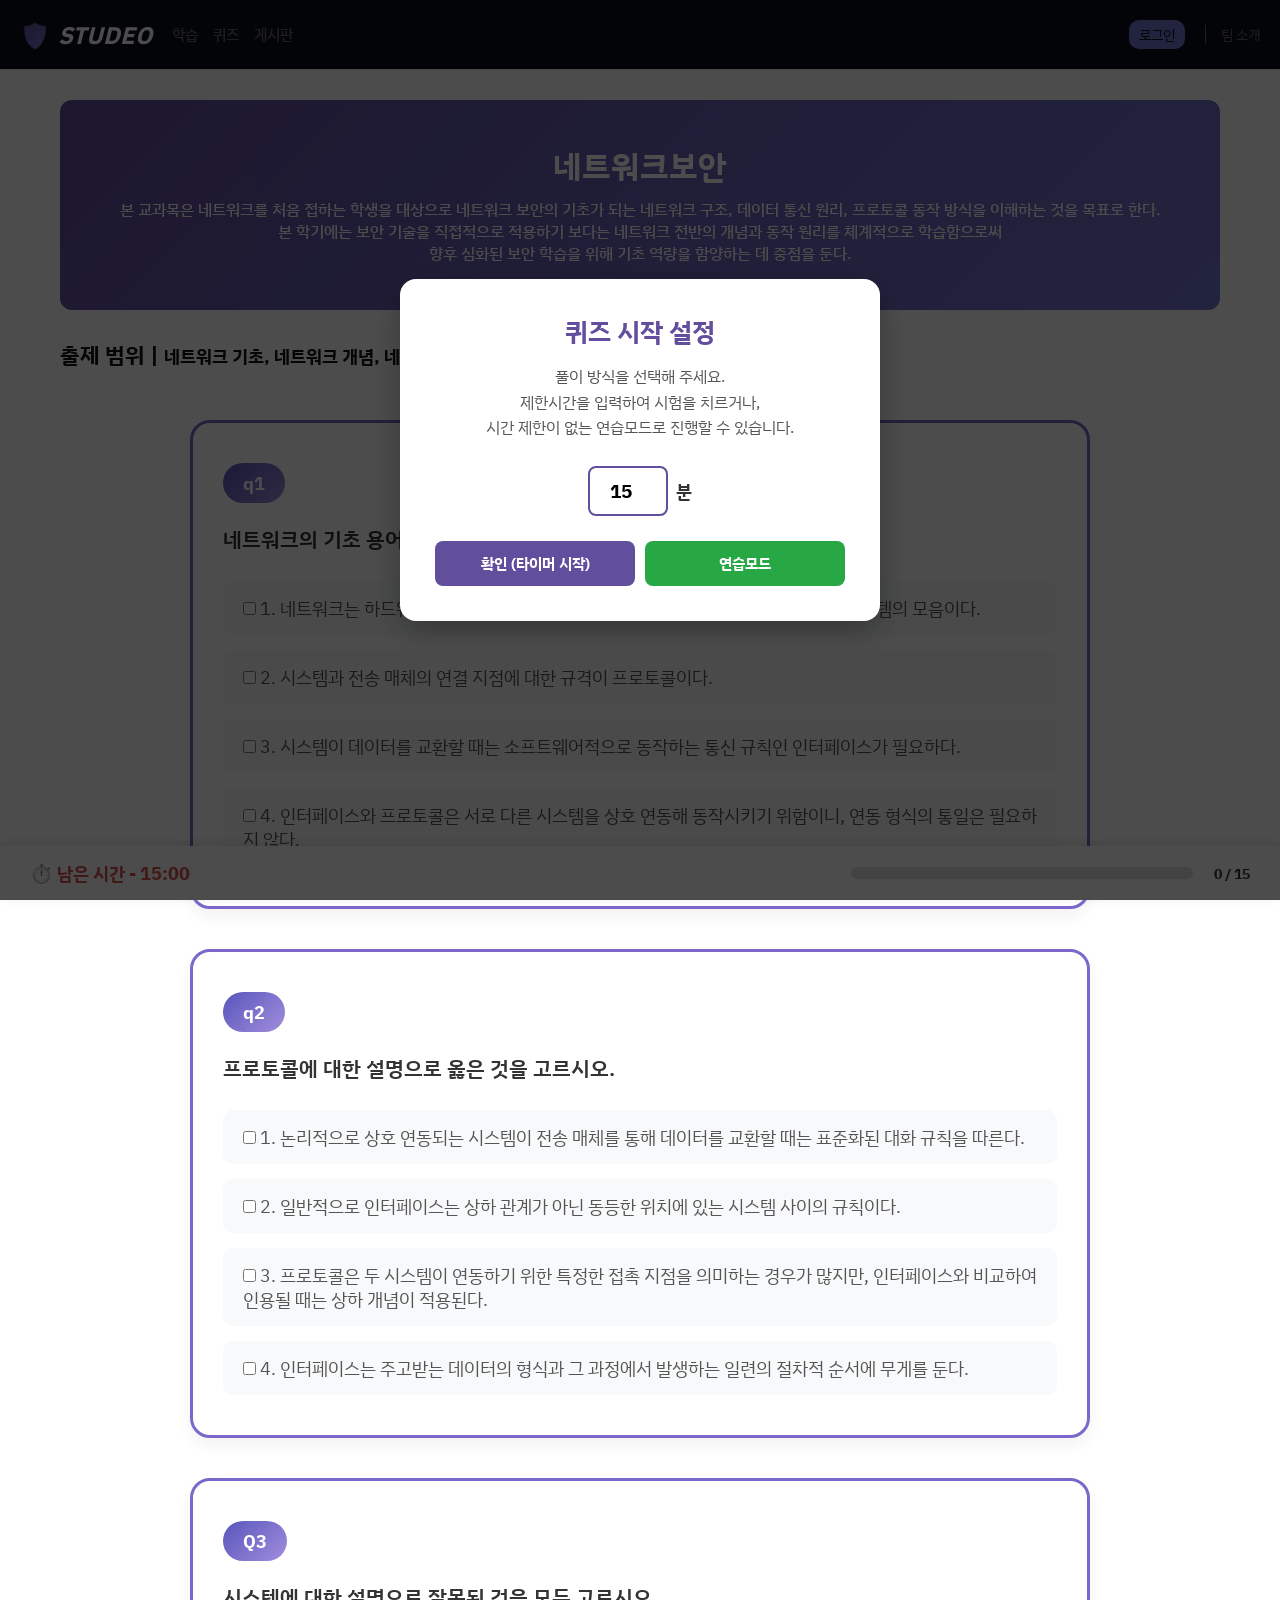
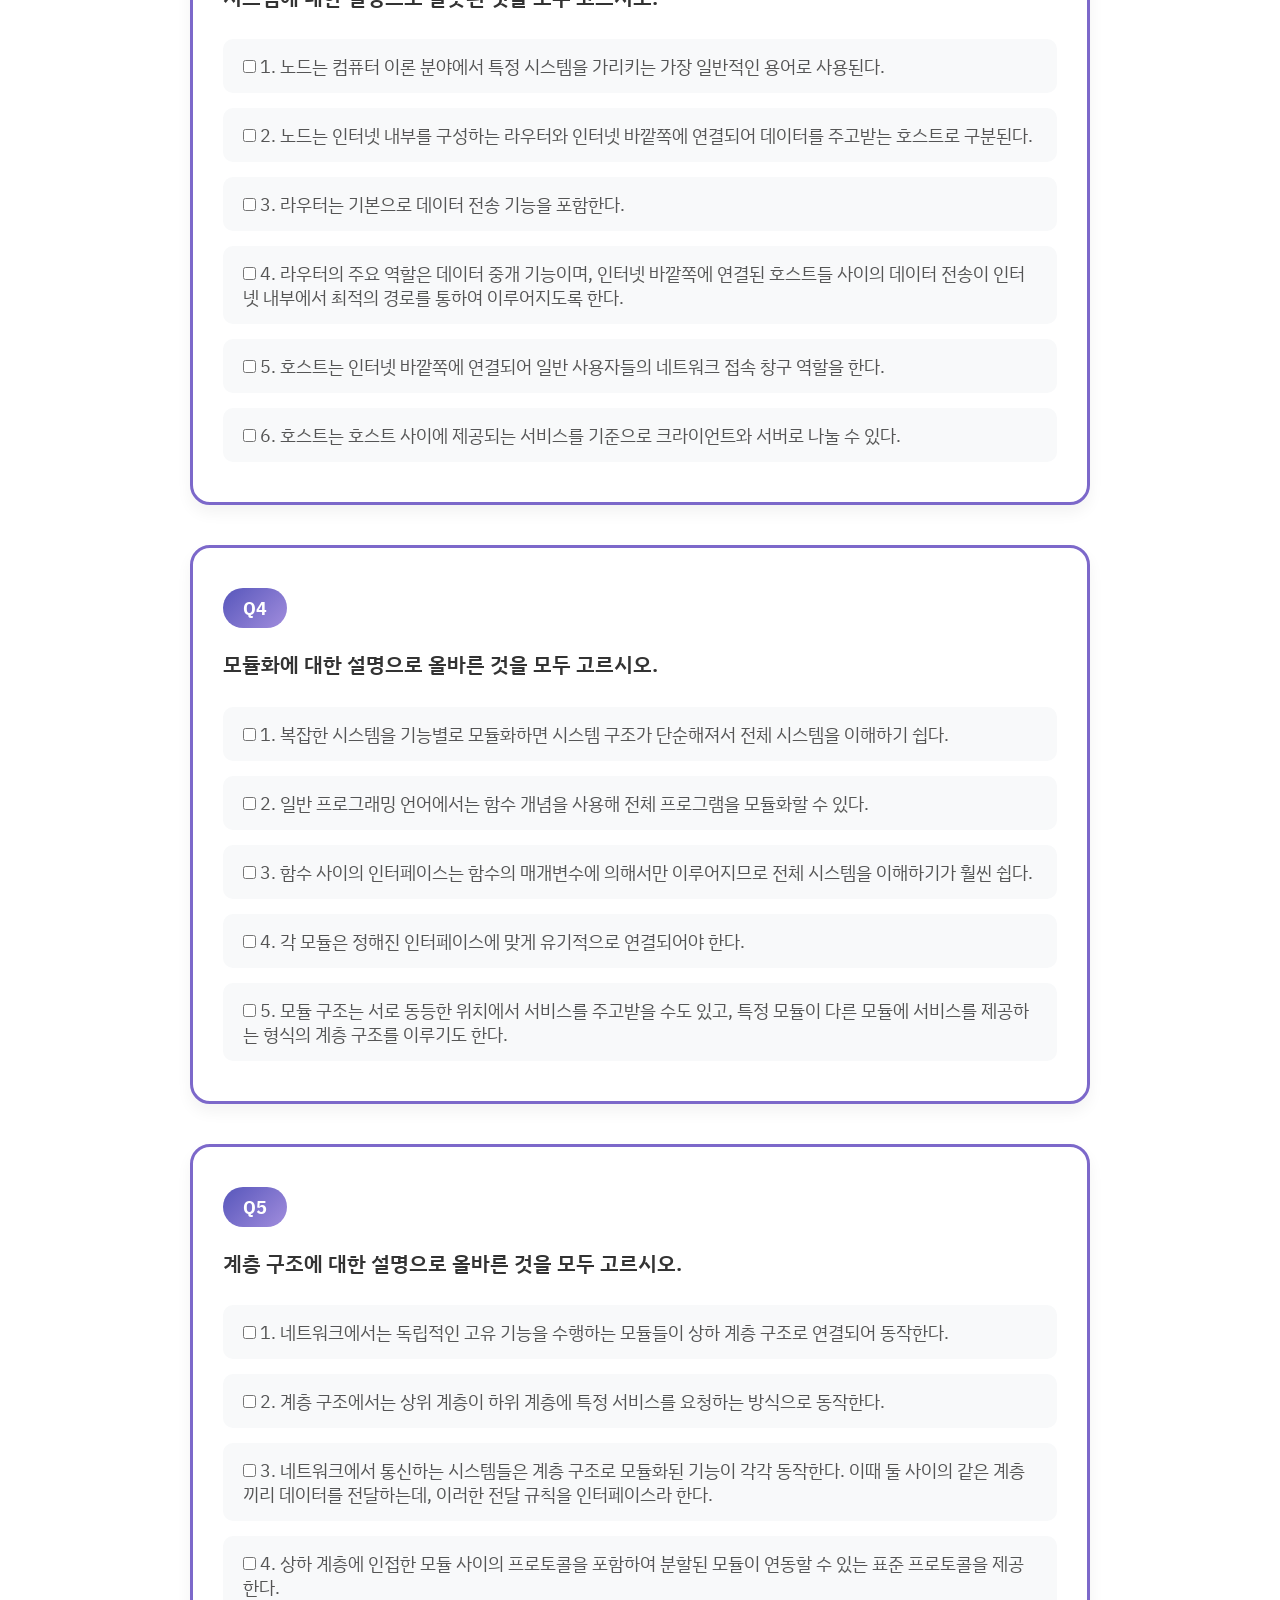
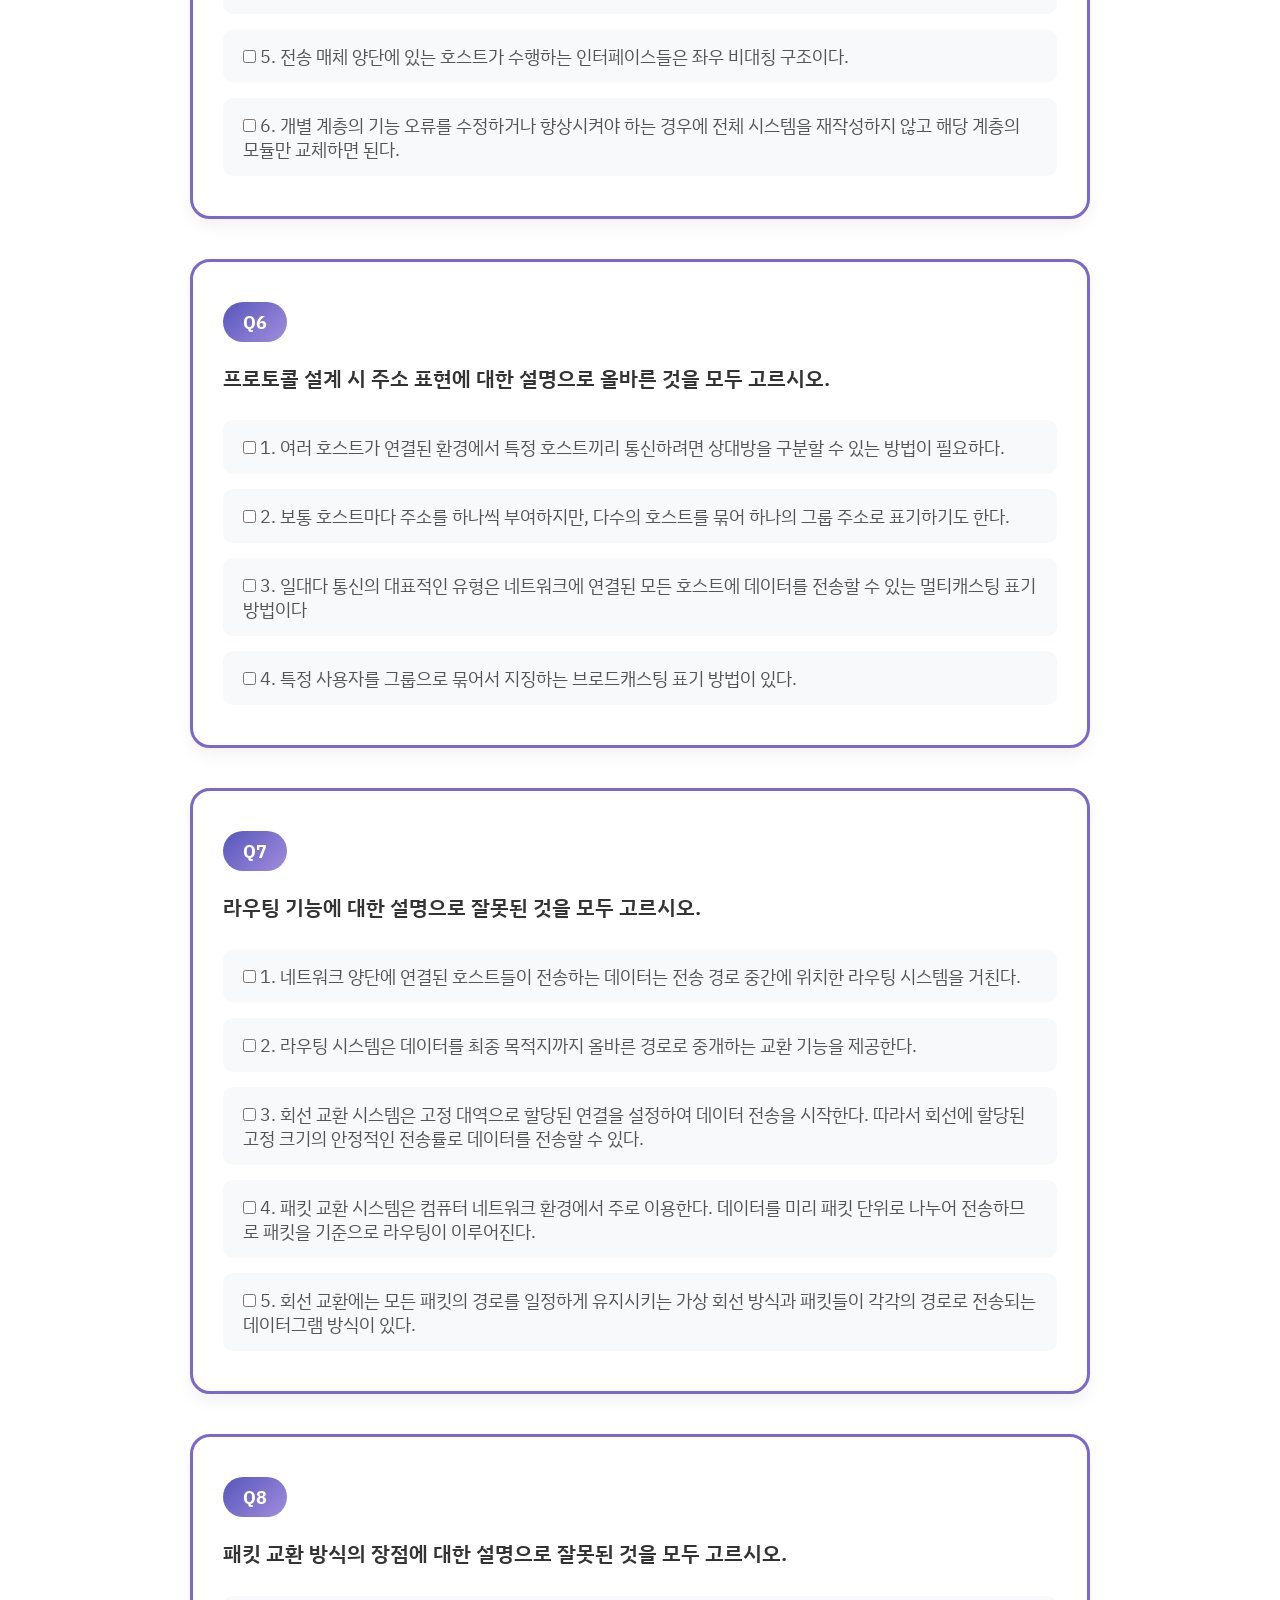
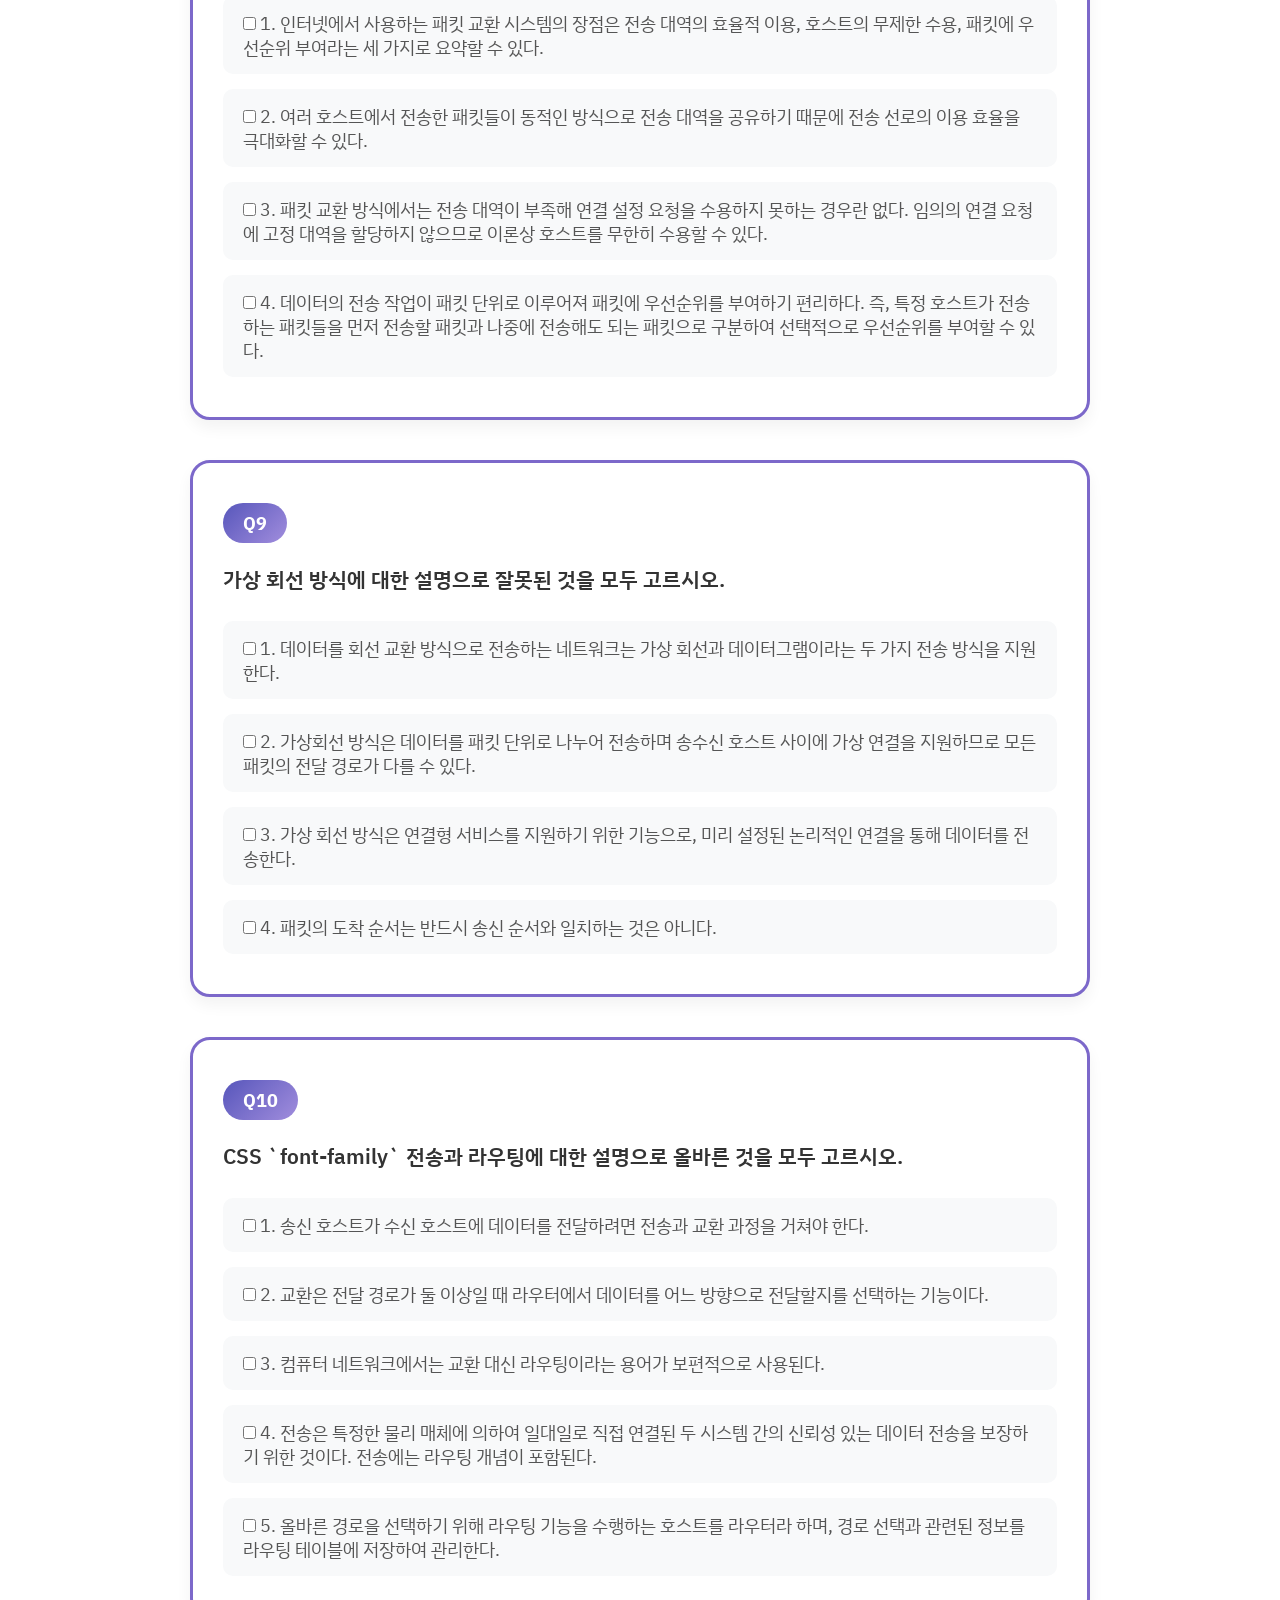
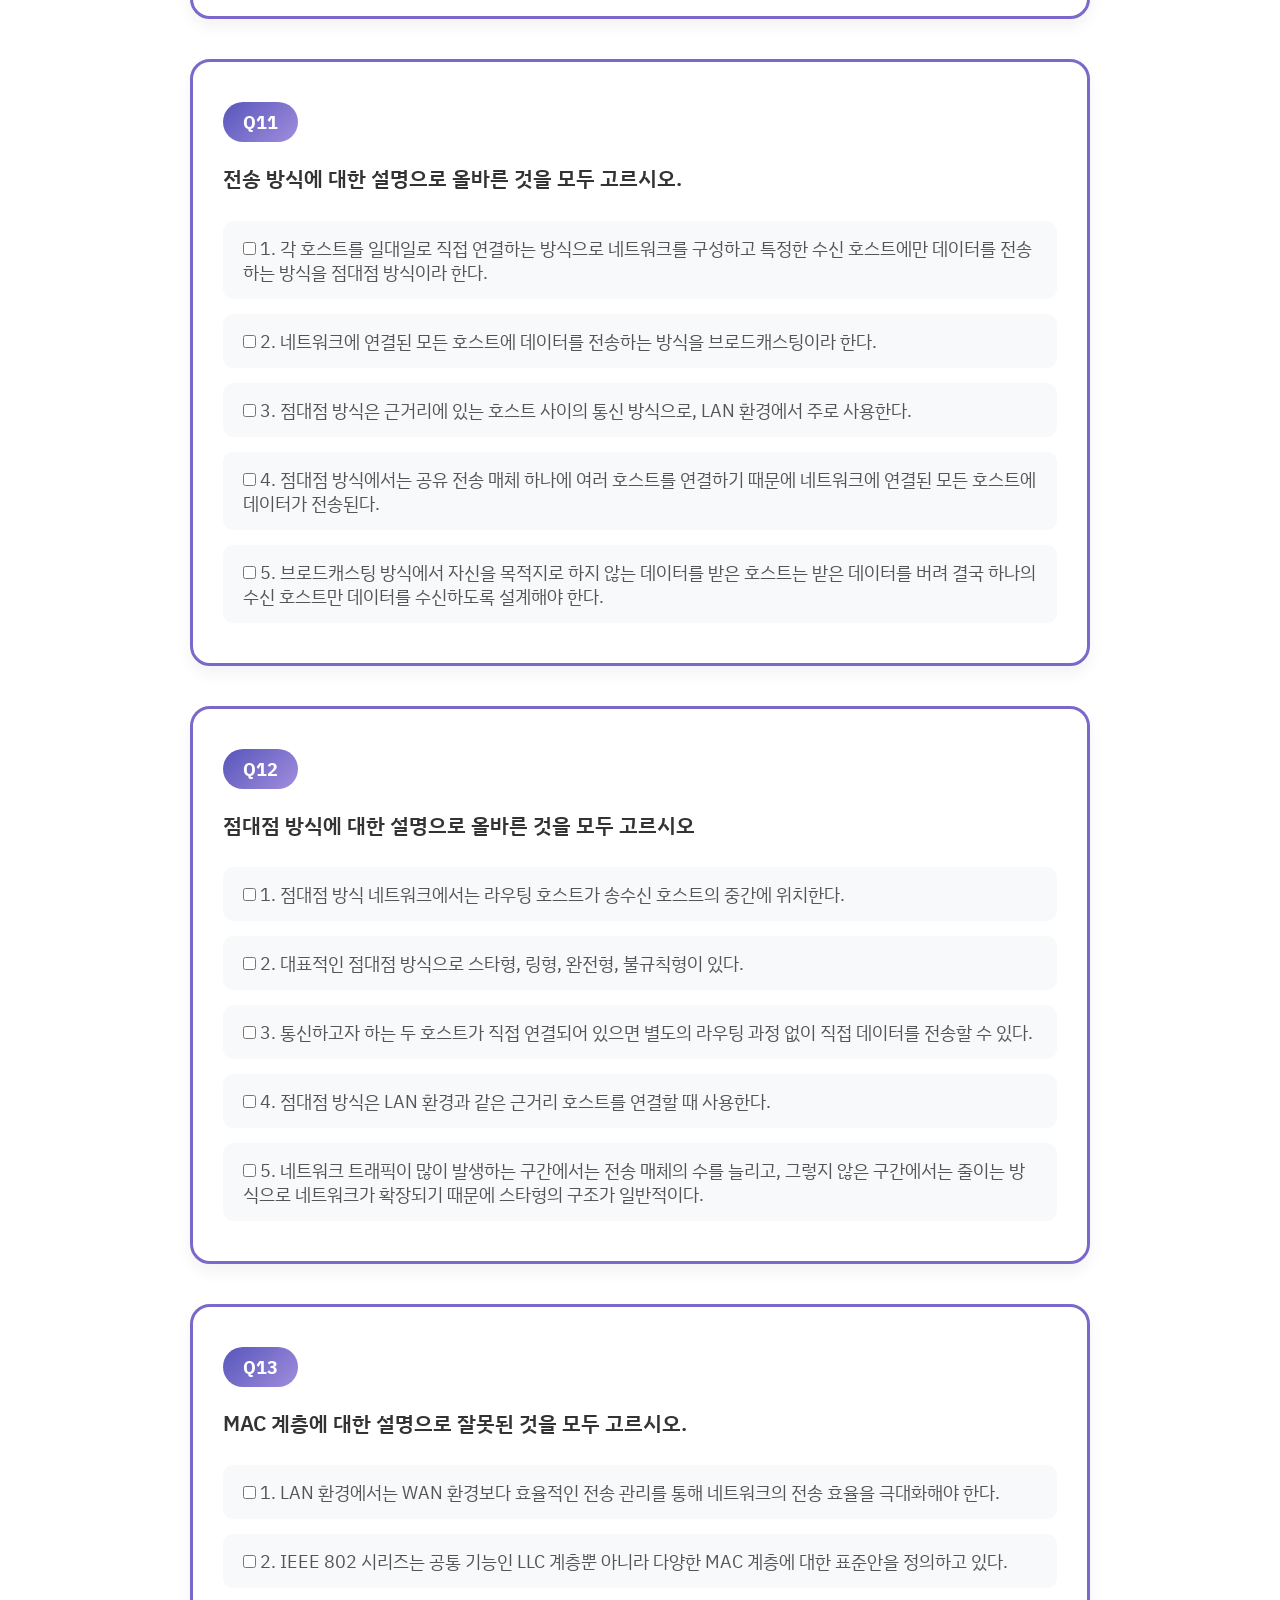
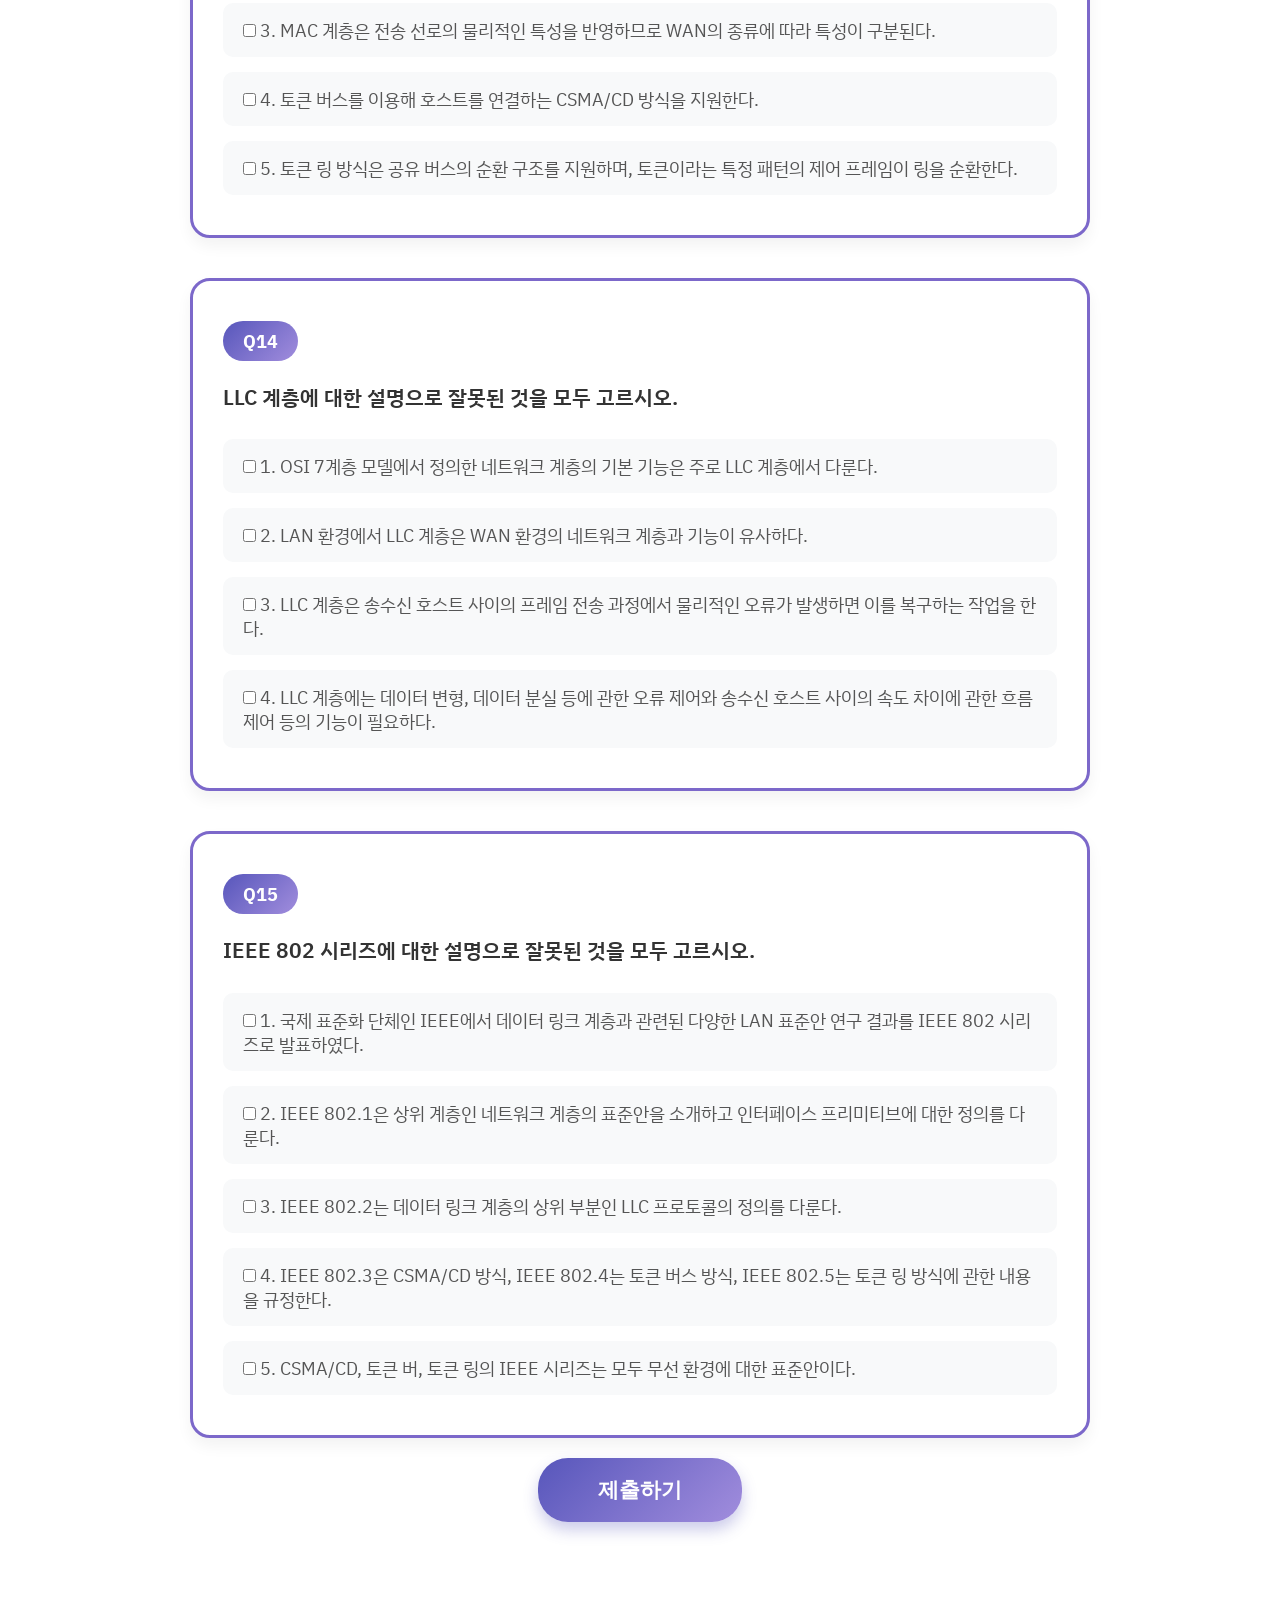
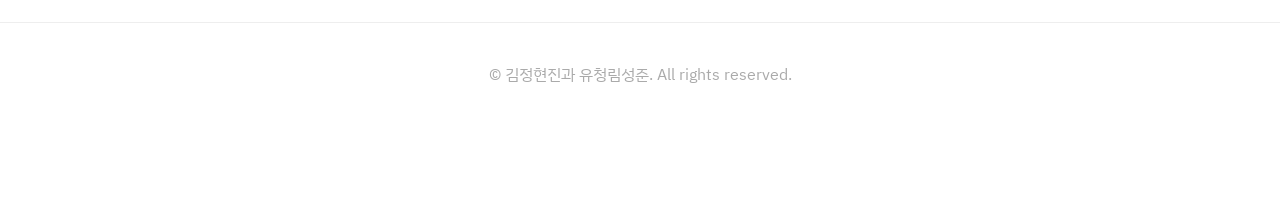
<file: src/pages/quiz/network.html>
<!doctype html>
<html lang="ko">
  <head>
    <meta charset="UTF-8" />
    <meta name="viewport" content="width=device-width, initial-scale=1.0" />
    <title>STUDEO</title>
    <link rel="preconnect" href="https://fonts.googleapis.com" />
    <link rel="preconnect" href="https://fonts.gstatic.com" crossorigin />
    <link
      href="https://fonts.googleapis.com/css2?family=IBM+Plex+Sans+KR&display=swap"
      rel="stylesheet"
    />
    <link rel="stylesheet" href="../../style/style.css" />
    <link rel="stylesheet" href="../../style/banner.css" />
    <link rel="stylesheet" href="../../style/card.css" />
    <link rel="stylesheet" href="../../style/question.css" />
    <link rel="stylesheet" href="../../style/quiz.css" />
  </head>
  <body>
    <div class="sticky-status-bar">
      <div class="status-timer" id="timer-display">⏱️ 남은 시간 - 15:00</div>
      <div class="status-progress-container">
        <div class="status-progress-bar">
          <div class="status-progress-fill" id="progress-fill"></div>
        </div>
        <div class="status-progress-text" id="progress-text">0 / 15</div>
      </div>
    </div>

    <header>
      <div class="header-left">
        <a href="/index.html" class="logo">
          <span
            style="
              background: linear-gradient(135deg, #614e9c, #7476d4);
              -webkit-background-clip: text;
              -webkit-text-fill-color: transparent;
            "
            >🛡️</span
          ><span style="font-style: italic">STUDEO</span>
        </a>
        <img
          src="/assets/list.png"
          alt=""
          class="menu-toggle"
          id="mobile-menu"
        />
        <ul class="nav-links">
          <li><a href="/src/pages/learn.html">학습</a></li>
          <li><a href="/src/pages/quiz/quizzes.html">퀴즈</a></li>
          <li><a href="/src/pages/community.html">게시판</a></li>
          <li class="member-only">
            <a href="/src/pages/mistake.html">오답 노트</a>
          </li>
        </ul>
      </div>

      <div class="header-right">
        <div class="login"><a href="/src/pages/login.html">로그인</a></div>
        <a href="/src/pages/mypage.html" class="mypage-link member-only">
          <img src="/assets/mypage-icon.png" alt="프로필 이미지" />
        </a>
        <a href="/src/pages/team.html" class="team-link">팀 소개</a>
      </div>
    </header>

    <div class="container">
      <div class="banner" id="main-banner">
        <div class="banner-text" id="main-banner-text">
          <h1>네트워크보안</h1>
          <h3>
            본 교과목은 네트워크를 처음 접하는 학생을 대상으로 네트워크 보안의
            기초가 되는 네트워크 구조, 데이터 통신 원리, 프로토콜 동작 방식을
            이해하는 것을 목표로 한다.
            <br />본 학기에는 보안 기술을 직접적으로 적용하기 보다는 네트워크
            전반의 개념과 동작 원리를 체계적으로 학습함으로써<br />향후 심화된
            보안 학습을 위해 기초 역량을 함양하는 데 중점을 둔다.
          </h3>
        </div>
      </div>

      <div class="tabs">
        <span
          >출제 범위 |
          <span style="font-size: smaller"
            >네트워크 기초, 네트워크 개념, 네트워크 기술, 데이터 전송, MAC
            계층</span
          ></span
        >
      </div>
    </div>

    <div class="question_list">
      <div class="question_box" data-qnum="net1">
        <div class="q_num">q1</div>
        <p class="q_text">
          네트워크의 기초 용어에 대한 설명으로 옳은 것을 고르시오.
        </p>
        <div class="q_choices">
          <label
            ><input type="checkbox" name="net1" value="1" /> 1. 네트워크는
            하드웨어적인 전송 매체를 매개로 서로 연결되어 데이터를 교환하는
            시스템의 모음이다.</label
          >
          <label
            ><input type="checkbox" name="net1" value="2" /> 2. 시스템과 전송
            매체의 연결 지점에 대한 규격이 프로토콜이다.</label
          >
          <label
            ><input type="checkbox" name="net1" value="3" /> 3. 시스템이
            데이터를 교환할 때는 소프트웨어적으로 동작하는 통신 규칙인
            인터페이스가 필요하다.</label
          >
          <label
            ><input type="checkbox" name="net1" value="4" /> 4. 인터페이스와
            프로토콜은 서로 다른 시스템을 상호 연동해 동작시키기 위함이니, 연동
            형식의 통일은 필요하지 않다.</label
          >
        </div>
      </div>

      <div class="question_box" data-qnum="net2">
        <div class="q_num">q2</div>
        <p class="q_text">프로토콜에 대한 설명으로 옳은 것을 고르시오.</p>
        <div class="q_choices">
          <label
            ><input type="checkbox" name="net2" value="1" /> 1. 논리적으로 상호
            연동되는 시스템이 전송 매체를 통해 데이터를 교환할 때는 표준화된
            대화 규칙을 따른다.</label
          >
          <label
            ><input type="checkbox" name="net2" value="2" /> 2. 일반적으로
            인터페이스는 상하 관계가 아닌 동등한 위치에 있는 시스템 사이의
            규칙이다.</label
          >
          <label
            ><input type="checkbox" name="net2" value="3" /> 3. 프로토콜은 두
            시스템이 연동하기 위한 특정한 접촉 지점을 의미하는 경우가 많지만,
            인터페이스와 비교하여 인용될 때는 상하 개념이 적용된다.</label
          >
          <label
            ><input type="checkbox" name="net2" value="4" /> 4. 인터페이스는
            주고받는 데이터의 형식과 그 과정에서 발생하는 일련의 절차적 순서에
            무게를 둔다.</label
          >
        </div>
      </div>

      <div class="question_box" data-qnum="net3">
        <div class="q_num">Q3</div>
        <p class="q_text">시스템에 대한 설명으로 잘못된 것을 모두 고르시오.</p>
        <div class="q_choices">
          <label
            ><input type="checkbox" name="net3" value="1" /> 1. 노드는 컴퓨터
            이론 분야에서 특정 시스템을 가리키는 가장 일반적인 용어로
            사용된다.</label
          >
          <label
            ><input type="checkbox" name="net3" value="2" /> 2. 노드는 인터넷
            내부를 구성하는 라우터와 인터넷 바깥쪽에 연결되어 데이터를 주고받는
            호스트로 구분된다.</label
          >
          <label
            ><input type="checkbox" name="net3" value="3" /> 3. 라우터는
            기본으로 데이터 전송 기능을 포함한다.</label
          >
          <label
            ><input type="checkbox" name="net3" value="4" /> 4. 라우터의 주요
            역할은 데이터 중개 기능이며, 인터넷 바깥쪽에 연결된 호스트들 사이의
            데이터 전송이 인터넷 내부에서 최적의 경로를 통하여 이루어지도록
            한다.</label
          >
          <label
            ><input type="checkbox" name="net3" value="5" /> 5. 호스트는 인터넷
            바깥쪽에 연결되어 일반 사용자들의 네트워크 접속 창구 역할을
            한다.</label
          >
          <label
            ><input type="checkbox" name="net3" value="6" /> 6. 호스트는 호스트
            사이에 제공되는 서비스를 기준으로 크라이언트와 서버로 나눌 수
            있다.</label
          >
        </div>
      </div>

      <div class="question_box" data-qnum="net4">
        <div class="q_num">Q4</div>
        <p class="q_text">모듈화에 대한 설명으로 올바른 것을 모두 고르시오.</p>
        <div class="q_choices">
          <label
            ><input type="checkbox" name="net4" value="1" /> 1. 복잡한 시스템을
            기능별로 모듈화하면 시스템 구조가 단순해져서 전체 시스템을 이해하기
            쉽다.</label
          >
          <label
            ><input type="checkbox" name="net4" value="2" /> 2. 일반 프로그래밍
            언어에서는 함수 개념을 사용해 전체 프로그램을 모듈화할 수
            있다.</label
          >
          <label
            ><input type="checkbox" name="net4" value="3" /> 3. 함수 사이의
            인터페이스는 함수의 매개변수에 의해서만 이루어지므로 전체 시스템을
            이해하기가 훨씬 쉽다.</label
          >
          <label
            ><input type="checkbox" name="net4" value="4" /> 4. 각 모듈은 정해진
            인터페이스에 맞게 유기적으로 연결되어야 한다.</label
          >
          <label
            ><input type="checkbox" name="net4" value="5" /> 5. 모듈 구조는 서로
            동등한 위치에서 서비스를 주고받을 수도 있고, 특정 모듈이 다른 모듈에
            서비스를 제공하는 형식의 계층 구조를 이루기도 한다.</label
          >
        </div>
      </div>

      <div class="question_box" data-qnum="net5">
        <div class="q_num">Q5</div>
        <p class="q_text">
          계층 구조에 대한 설명으로 올바른 것을 모두 고르시오.
        </p>
        <div class="q_choices">
          <label
            ><input type="checkbox" name="net5" value="1" /> 1. 네트워크에서는
            독립적인 고유 기능을 수행하는 모듈들이 상하 계층 구조로 연결되어
            동작한다.</label
          >
          <label
            ><input type="checkbox" name="net5" value="2" /> 2. 계층 구조에서는
            상위 계층이 하위 계층에 특정 서비스를 요청하는 방식으로
            동작한다.</label
          >
          <label
            ><input type="checkbox" name="net5" value="3" /> 3. 네트워크에서
            통신하는 시스템들은 계층 구조로 모듈화된 기능이 각각 동작한다. 이때
            둘 사이의 같은 계층끼리 데이터를 전달하는데, 이러한 전달 규칙을
            인터페이스라 한다.</label
          >
          <label
            ><input type="checkbox" name="net5" value="4" /> 4. 상하 계층에
            인접한 모듈 사이의 프로토콜을 포함하여 분할된 모듈이 연동할 수 있는
            표준 프로토콜을 제공한다.</label
          >
          <label
            ><input type="checkbox" name="net5" value="5" /> 5. 전송 매체 양단에
            있는 호스트가 수행하는 인터페이스들은 좌우 비대칭 구조이다.</label
          >
          <label
            ><input type="checkbox" name="net5" value="6" /> 6. 개별 계층의 기능
            오류를 수정하거나 향상시켜야 하는 경우에 전체 시스템을 재작성하지
            않고 해당 계층의 모듈만 교체하면 된다.</label
          >
        </div>
      </div>

      <div class="question_box" data-qnum="net6">
        <div class="q_num">Q6</div>
        <p class="q_text">
          프로토콜 설계 시 주소 표현에 대한 설명으로 올바른 것을 모두 고르시오.
        </p>
        <div class="q_choices">
          <label
            ><input type="checkbox" name="net6" value="1" /> 1. 여러 호스트가
            연결된 환경에서 특정 호스트끼리 통신하려면 상대방을 구분할 수 있는
            방법이 필요하다.</label
          >
          <label
            ><input type="checkbox" name="net6" value="2" /> 2. 보통 호스트마다
            주소를 하나씩 부여하지만, 다수의 호스트를 묶어 하나의 그룹 주소로
            표기하기도 한다.</label
          >
          <label
            ><input type="checkbox" name="net6" value="3" /> 3. 일대다 통신의
            대표적인 유형은 네트워크에 연결된 모든 호스트에 데이터를 전송할 수
            있는 멀티캐스팅 표기 방법이다</label
          >
          <label
            ><input type="checkbox" name="net6" value="4" /> 4. 특정 사용자를
            그룹으로 묶어서 지징하는 브로드캐스팅 표기 방법이 있다.</label
          >
        </div>
      </div>

      <div class="question_box" data-qnum="net7">
        <div class="q_num">Q7</div>
        <p class="q_text">
          라우팅 기능에 대한 설명으로 잘못된 것을 모두 고르시오.
        </p>
        <div class="q_choices">
          <label
            ><input type="checkbox" name="net7" value="1" /> 1. 네트워크 양단에
            연결된 호스트들이 전송하는 데이터는 전송 경로 중간에 위치한 라우팅
            시스템을 거친다.</label
          >
          <label
            ><input type="checkbox" name="net7" value="2" /> 2. 라우팅 시스템은
            데이터를 최종 목적지까지 올바른 경로로 중개하는 교환 기능을
            제공한다.</label
          >
          <label
            ><input type="checkbox" name="net7" value="3" /> 3. 회선 교환
            시스템은 고정 대역으로 할당된 연결을 설정하여 데이터 전송을
            시작한다. 따라서 회선에 할당된 고정 크기의 안정적인 전송률로
            데이터를 전송할 수 있다.</label
          >
          <label
            ><input type="checkbox" name="net7" value="4" /> 4. 패킷 교환
            시스템은 컴퓨터 네트워크 환경에서 주로 이용한다. 데이터를 미리 패킷
            단위로 나누어 전송하므로 패킷을 기준으로 라우팅이 이루어진다.</label
          >
          <label
            ><input type="checkbox" name="net7" value="5" /> 5. 회선 교환에는
            모든 패킷의 경로를 일정하게 유지시키는 가상 회선 방식과 패킷들이
            각각의 경로로 전송되는 데이터그램 방식이 있다.</label
          >
        </div>
      </div>

      <div class="question_box" data-qnum="net8">
        <div class="q_num">Q8</div>
        <p class="q_text">
          패킷 교환 방식의 장점에 대한 설명으로 잘못된 것을 모두 고르시오.
        </p>
        <div class="q_choices">
          <label
            ><input type="checkbox" name="net8" value="1" /> 1. 인터넷에서
            사용하는 패킷 교환 시스템의 장점은 전송 대역의 효율적 이용, 호스트의
            무제한 수용, 패킷에 우선순위 부여라는 세 가지로 요약할 수
            있다.</label
          >
          <label
            ><input type="checkbox" name="net8" value="2" /> 2. 여러 호스트에서
            전송한 패킷들이 동적인 방식으로 전송 대역을 공유하기 때문에 전송
            선로의 이용 효율을 극대화할 수 있다.</label
          >
          <label
            ><input type="checkbox" name="net8" value="3" /> 3. 패킷 교환
            방식에서는 전송 대역이 부족해 연결 설정 요청을 수용하지 못하는
            경우란 없다. 임의의 연결 요청에 고정 대역을 할당하지 않으므로 이론상
            호스트를 무한히 수용할 수 있다.</label
          >
          <label
            ><input type="checkbox" name="net8" value="4" /> 4. 데이터의 전송
            작업이 패킷 단위로 이루어져 패킷에 우선순위를 부여하기 편리하다. 즉,
            특정 호스트가 전송하는 패킷들을 먼저 전송할 패킷과 나중에 전송해도
            되는 패킷으로 구분하여 선택적으로 우선순위를 부여할 수 있다.</label
          >
        </div>
      </div>

      <div class="question_box" data-qnum="net9">
        <div class="q_num">Q9</div>
        <p class="q_text">
          가상 회선 방식에 대한 설명으로 잘못된 것을 모두 고르시오.
        </p>
        <div class="q_choices">
          <label
            ><input type="checkbox" name="net9" value="1" /> 1. 데이터를 회선
            교환 방식으로 전송하는 네트워크는 가상 회선과 데이터그램이라는 두
            가지 전송 방식을 지원한다.</label
          >
          <label
            ><input type="checkbox" name="net9" value="2" /> 2. 가상회선 방식은
            데이터를 패킷 단위로 나누어 전송하며 송수신 호스트 사이에 가상
            연결을 지원하므로 모든 패킷의 전달 경로가 다를 수 있다.</label
          >
          <label
            ><input type="checkbox" name="net9" value="3" /> 3. 가상 회선 방식은
            연결형 서비스를 지원하기 위한 기능으로, 미리 설정된 논리적인 연결을
            통해 데이터를 전송한다.</label
          >
          <label
            ><input type="checkbox" name="net9" value="4" /> 4. 패킷의 도착
            순서는 반드시 송신 순서와 일치하는 것은 아니다.</label
          >
        </div>
      </div>

      <div class="question_box" data-qnum="net10">
        <div class="q_num">Q10</div>
        <p class="q_text">
          CSS `font-family` 전송과 라우팅에 대한 설명으로 올바른 것을 모두
          고르시오.
        </p>
        <div class="q_choices">
          <label
            ><input type="checkbox" name="net10" value="1" /> 1. 송신 호스트가
            수신 호스트에 데이터를 전달하려면 전송과 교환 과정을 거쳐야
            한다.</label
          >
          <label
            ><input type="checkbox" name="net10" value="2" /> 2. 교환은 전달
            경로가 둘 이상일 때 라우터에서 데이터를 어느 방향으로 전달할지를
            선택하는 기능이다.</label
          >
          <label
            ><input type="checkbox" name="net10" value="3" /> 3. 컴퓨터
            네트워크에서는 교환 대신 라우팅이라는 용어가 보편적으로
            사용된다.</label
          >
          <label
            ><input type="checkbox" name="net10" value="4" /> 4. 전송은 특정한
            물리 매체에 의하여 일대일로 직접 연결된 두 시스템 간의 신뢰성 있는
            데이터 전송을 보장하기 위한 것이다. 전송에는 라우팅 개념이
            포함된다.</label
          >
          <label
            ><input type="checkbox" name="net10" value="5" /> 5. 올바른 경로을
            선택하기 위해 라우팅 기능을 수행하는 호스트를 라우터라 하며, 경로
            선택과 관련된 정보를 라우팅 테이블에 저장하여 관리한다.</label
          >
        </div>
      </div>

      <div class="question_box" data-qnum="net11">
        <div class="q_num">Q11</div>
        <p class="q_text">
          전송 방식에 대한 설명으로 올바른 것을 모두 고르시오.
        </p>
        <div class="q_choices">
          <label
            ><input type="checkbox" name="net11" value="1" /> 1. 각 호스트를
            일대일로 직접 연결하는 방식으로 네트워크를 구성하고 특정한 수신
            호스트에만 데이터를 전송하는 방식을 점대점 방식이라 한다.</label
          >
          <label
            ><input type="checkbox" name="net11" value="2" /> 2. 네트워크에
            연결된 모든 호스트에 데이터를 전송하는 방식을 브로드캐스팅이라
            한다.</label
          >
          <label
            ><input type="checkbox" name="net11" value="3" /> 3. 점대점 방식은
            근거리에 있는 호스트 사이의 통신 방식으로, LAN 환경에서 주로
            사용한다.</label
          >
          <label
            ><input type="checkbox" name="net11" value="4" /> 4. 점대점
            방식에서는 공유 전송 매체 하나에 여러 호스트를 연결하기 때문에
            네트워크에 연결된 모든 호스트에 데이터가 전송된다.</label
          >
          <label
            ><input type="checkbox" name="net11" value="5" /> 5. 브로드캐스팅
            방식에서 자신을 목적지로 하지 않는 데이터를 받은 호스트는 받은
            데이터를 버려 결국 하나의 수신 호스트만 데이터를 수신하도록 설계해야
            한다.</label
          >
        </div>
      </div>

      <div class="question_box" data-qnum="net12">
        <div class="q_num">Q12</div>
        <p class="q_text">
          점대점 방식에 대한 설명으로 올바른 것을 모두 고르시오
        </p>
        <div class="q_choices">
          <label
            ><input type="checkbox" name="net12" value="1" /> 1. 점대점 방식
            네트워크에서는 라우팅 호스트가 송수신 호스트의 중간에
            위치한다.</label
          >
          <label
            ><input type="checkbox" name="net12" value="2" /> 2. 대표적인 점대점
            방식으로 스타형, 링형, 완전형, 불규칙형이 있다.</label
          >
          <label
            ><input type="checkbox" name="net12" value="3" /> 3. 통신하고자 하는
            두 호스트가 직접 연결되어 있으면 별도의 라우팅 과정 없이 직접
            데이터를 전송할 수 있다.</label
          >
          <label
            ><input type="checkbox" name="net12" value="4" /> 4. 점대점 방식은
            LAN 환경과 같은 근거리 호스트를 연결할 때 사용한다.</label
          >
          <label
            ><input type="checkbox" name="net12" value="5" /> 5. 네트워크
            트래픽이 많이 발생하는 구간에서는 전송 매체의 수를 늘리고, 그렇지
            않은 구간에서는 줄이는 방식으로 네트워크가 확장되기 때문에 스타형의
            구조가 일반적이다.</label
          >
        </div>
      </div>

      <div class="question_box" data-qnum="net13">
        <div class="q_num">Q13</div>
        <p class="q_text">
          MAC 계층에 대한 설명으로 잘못된 것을 모두 고르시오.
        </p>
        <div class="q_choices">
          <label
            ><input type="checkbox" name="net13" value="1" /> 1. LAN 환경에서는
            WAN 환경보다 효율적인 전송 관리를 통해 네트워크의 전송 효율을
            극대화해야 한다.</label
          >
          <label
            ><input type="checkbox" name="net13" value="2" /> 2. IEEE 802
            시리즈는 공통 기능인 LLC 계층뿐 아니라 다양한 MAC 계층에 대한
            표준안을 정의하고 있다.</label
          >
          <label
            ><input type="checkbox" name="net13" value="3" /> 3. MAC 계층은 전송
            선로의 물리적인 특성을 반영하므로 WAN의 종류에 따라 특성이
            구분된다.</label
          >
          <label
            ><input type="checkbox" name="net13" value="4" /> 4. 토큰 버스를
            이용해 호스트를 연결하는 CSMA/CD 방식을 지원한다.</label
          >
          <label
            ><input type="checkbox" name="net13" value="5" /> 5. 토큰 링 방식은
            공유 버스의 순환 구조를 지원하며, 토큰이라는 특정 패턴의 제어
            프레임이 링을 순환한다.</label
          >
        </div>
      </div>

      <div class="question_box" data-qnum="net14">
        <div class="q_num">Q14</div>
        <p class="q_text">
          LLC 계층에 대한 설명으로 잘못된 것을 모두 고르시오.
        </p>
        <div class="q_choices">
          <label
            ><input type="checkbox" name="net14" value="1" /> 1. OSI 7계층
            모델에서 정의한 네트워크 계층의 기본 기능은 주로 LLC 계층에서
            다룬다.</label
          >
          <label
            ><input type="checkbox" name="net14" value="2" /> 2. LAN 환경에서
            LLC 계층은 WAN 환경의 네트워크 계층과 기능이 유사하다.</label
          >
          <label
            ><input type="checkbox" name="net14" value="3" /> 3. LLC 계층은
            송수신 호스트 사이의 프레임 전송 과정에서 물리적인 오류가 발생하면
            이를 복구하는 작업을 한다.</label
          >
          <label
            ><input type="checkbox" name="net14" value="4" /> 4. LLC 계층에는
            데이터 변형, 데이터 분실 등에 관한 오류 제어와 송수신 호스트 사이의
            속도 차이에 관한 흐름 제어 등의 기능이 필요하다.</label
          >
        </div>
      </div>

      <div class="question_box" data-qnum="net15">
        <div class="q_num">Q15</div>
        <p class="q_text">
          IEEE 802 시리즈에 대한 설명으로 잘못된 것을 모두 고르시오.
        </p>
        <div class="q_choices">
          <label
            ><input type="checkbox" name="net15" value="1" /> 1. 국제 표준화
            단체인 IEEE에서 데이터 링크 계층과 관련된 다양한 LAN 표준안 연구
            결과를 IEEE 802 시리즈로 발표하였다.</label
          >
          <label
            ><input type="checkbox" name="net15" value="2" /> 2. IEEE 802.1은
            상위 계층인 네트워크 계층의 표준안을 소개하고 인터페이스
            프리미티브에 대한 정의를 다룬다.</label
          >
          <label
            ><input type="checkbox" name="net15" value="3" /> 3. IEEE 802.2는
            데이터 링크 계층의 상위 부분인 LLC 프로토콜의 정의를 다룬다.</label
          >
          <label
            ><input type="checkbox" name="net15" value="4" /> 4. IEEE 802.3은
            CSMA/CD 방식, IEEE 802.4는 토큰 버스 방식, IEEE 802.5는 토큰 링
            방식에 관한 내용을 규정한다.</label
          >
          <label
            ><input type="checkbox" name="net15" value="5" /> 5. CSMA/CD, 토큰
            버, 토큰 링의 IEEE 시리즈는 모두 무선 환경에 대한 표준안이다.</label
          >
        </div>
      </div>
    </div>

    <div class="submit_box">
      <button type="button" class="btn_submit" id="btn-submit">제출하기</button>
    </div>

    <div class="custom-modal-overlay" id="result-modal">
      <div class="custom-modal">
        <h2 id="modal-title">퀴즈 결과</h2>
        <p id="modal-content">정답: -개 / 오답: -개</p>
        <div class="custom-modal-buttons">
          <button type="button" class="btn-close" id="btn-modal-close">
            확인
          </button>
          <a href="wrong_notes.html" class="btn-wrong-notes"
            >오답노트 바로가기</a
          >
        </div>
      </div>
    </div>

    <footer>© 김정현진과 유청림성준. All rights reserved.</footer>

    <script src="/src/script/main.js"></script>
    <script src="../../script/quiz.js"></script>
  </body>
</html>
</file>
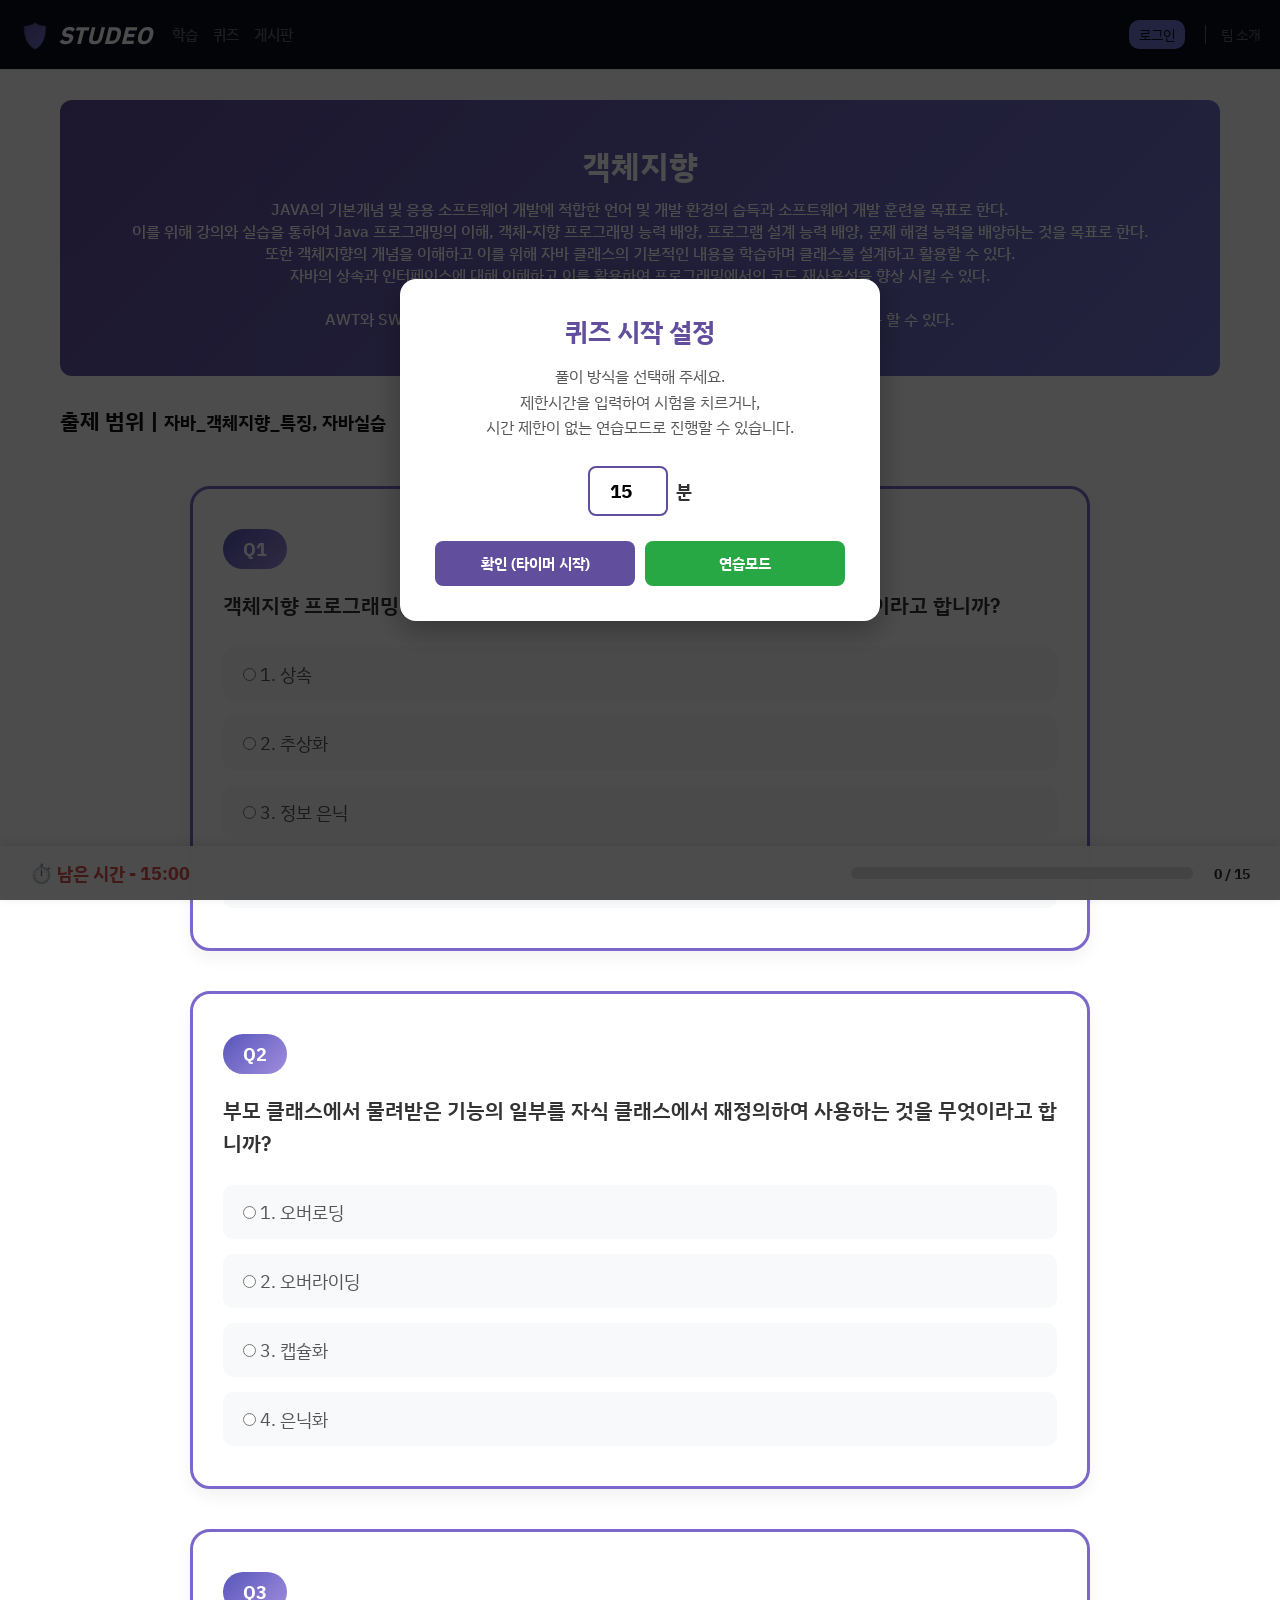
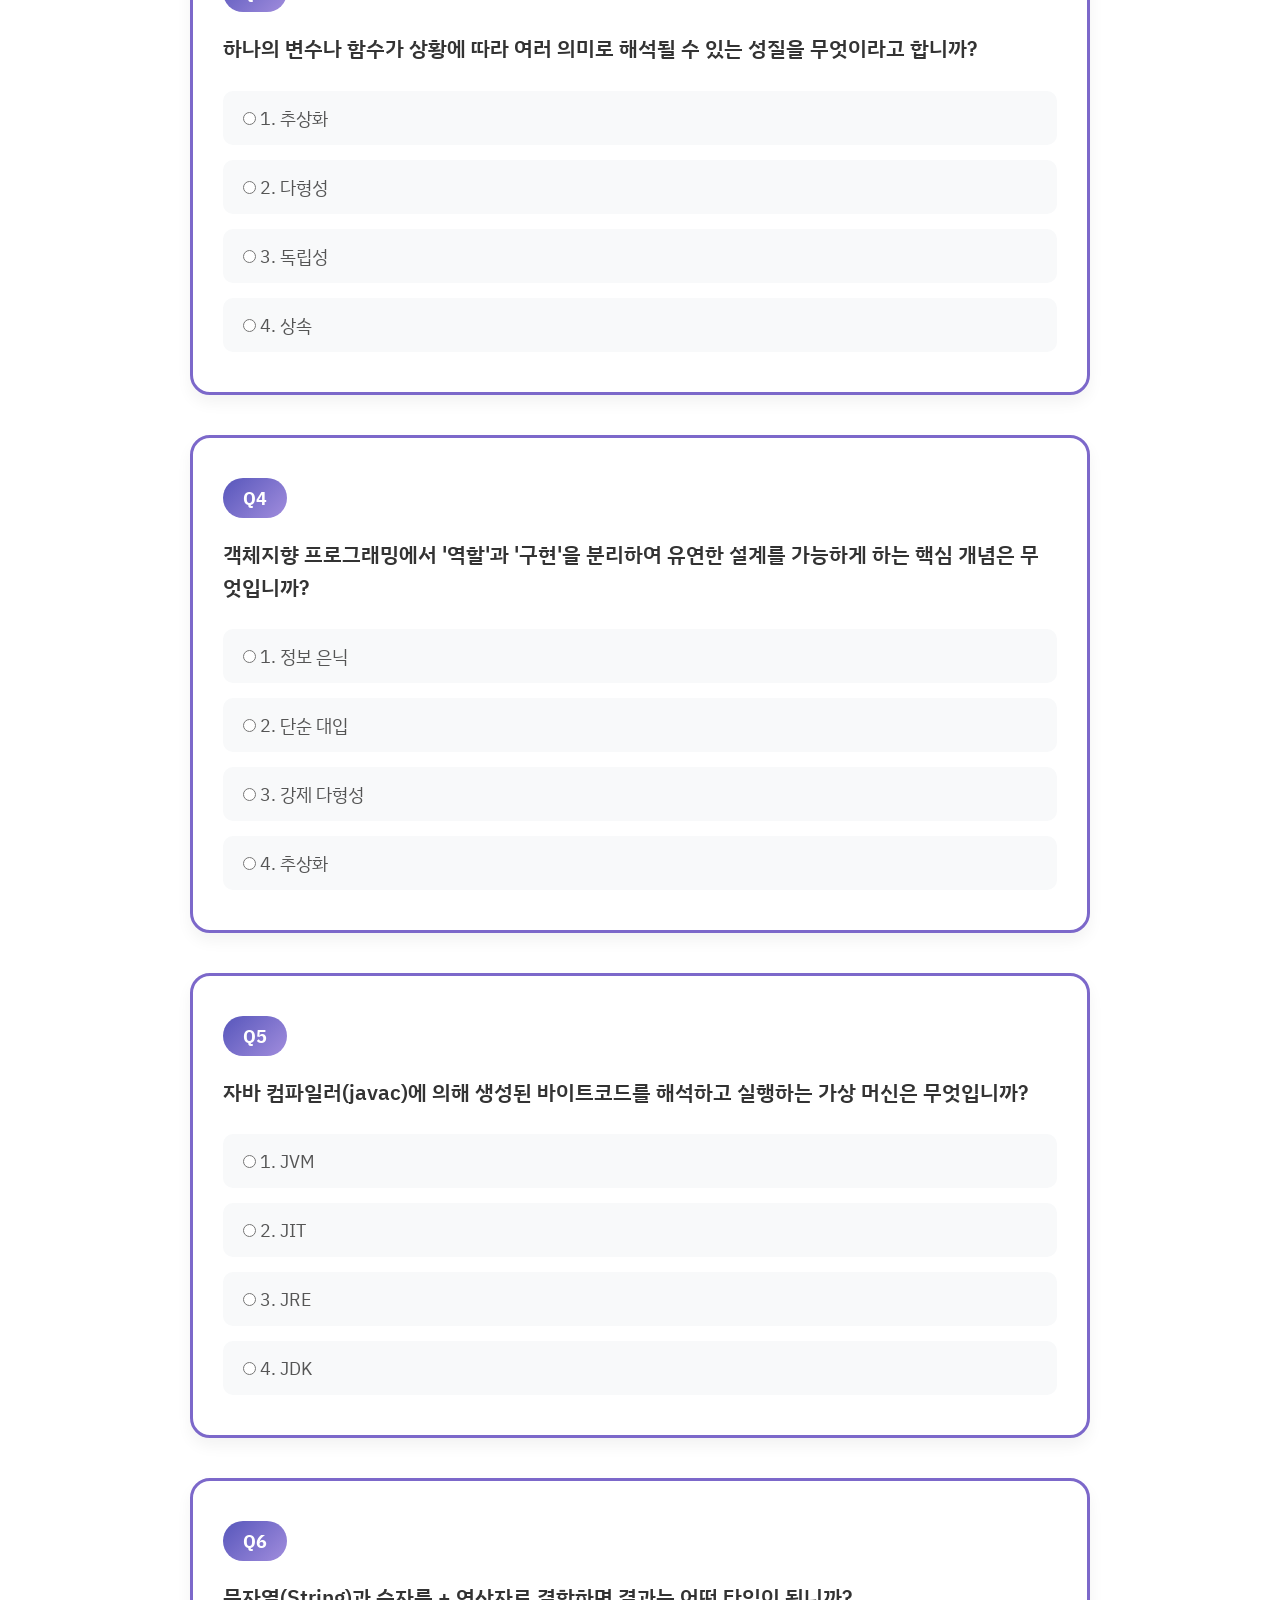
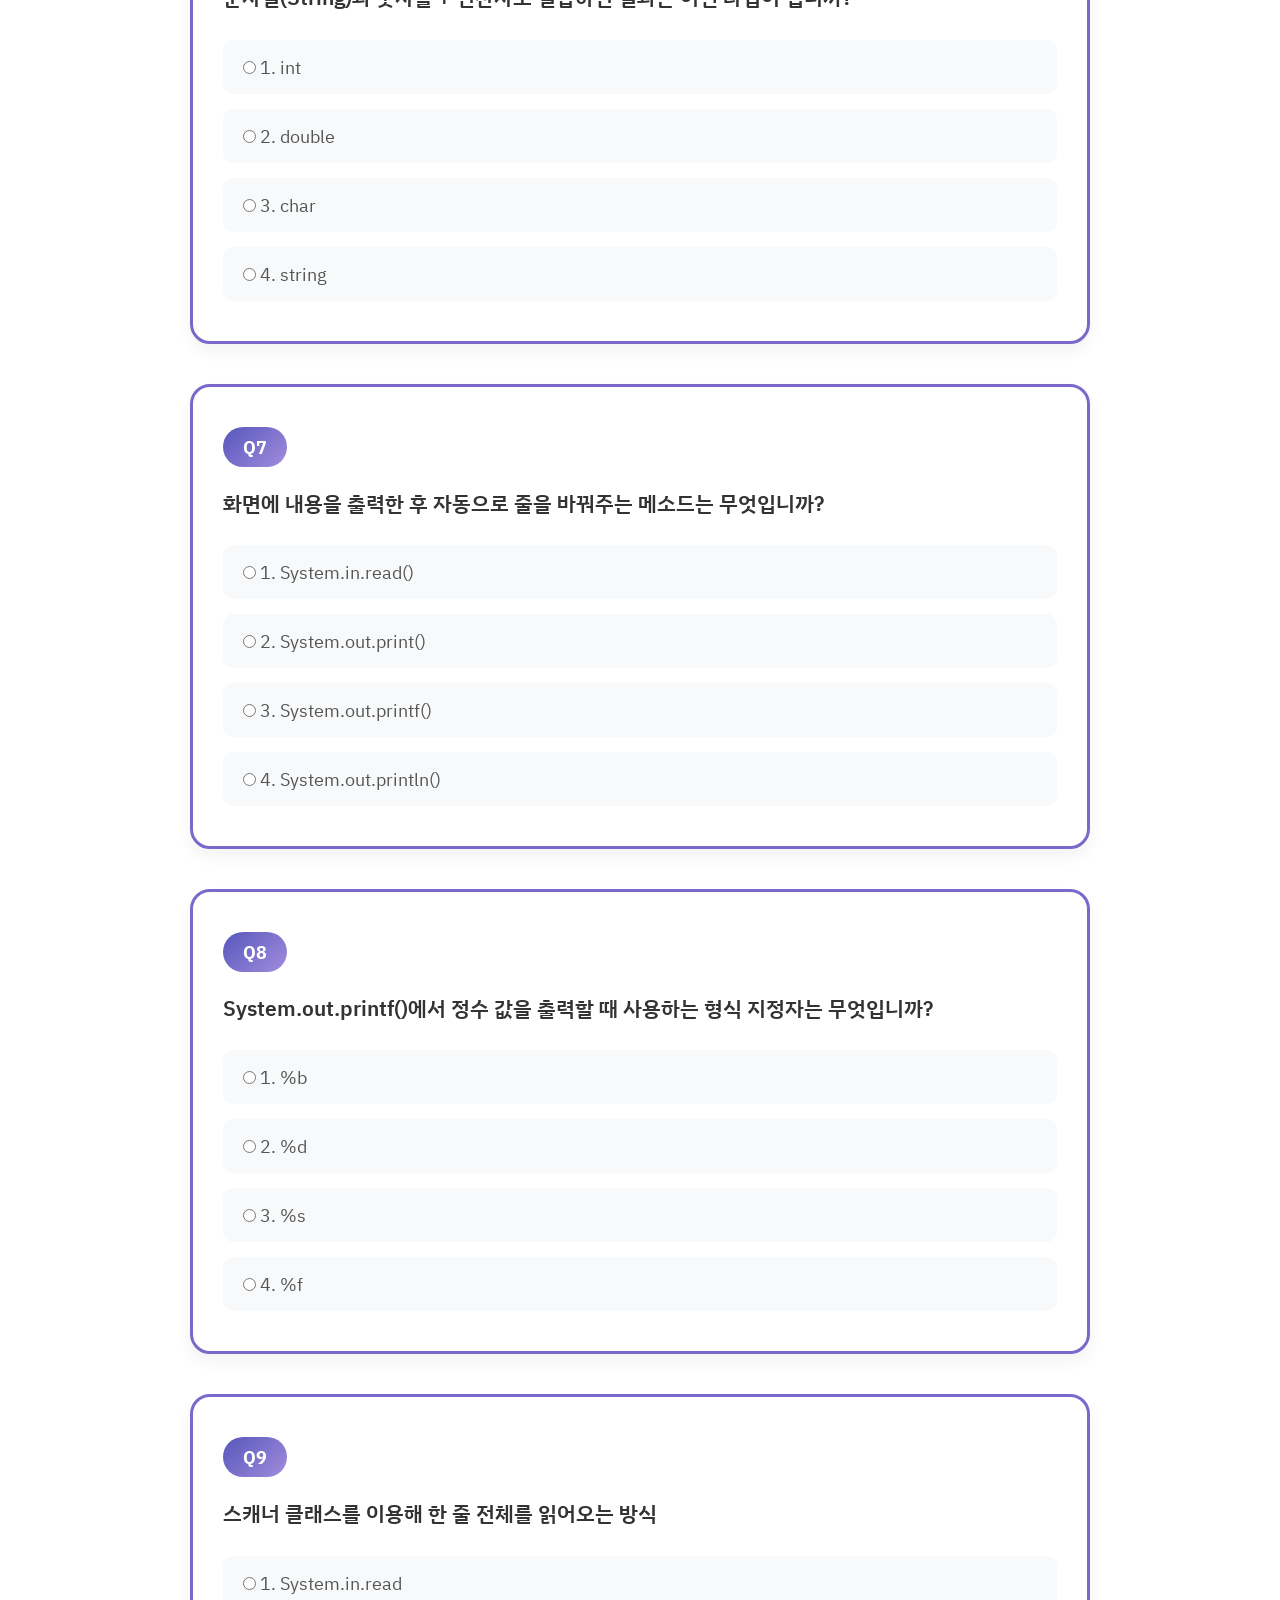
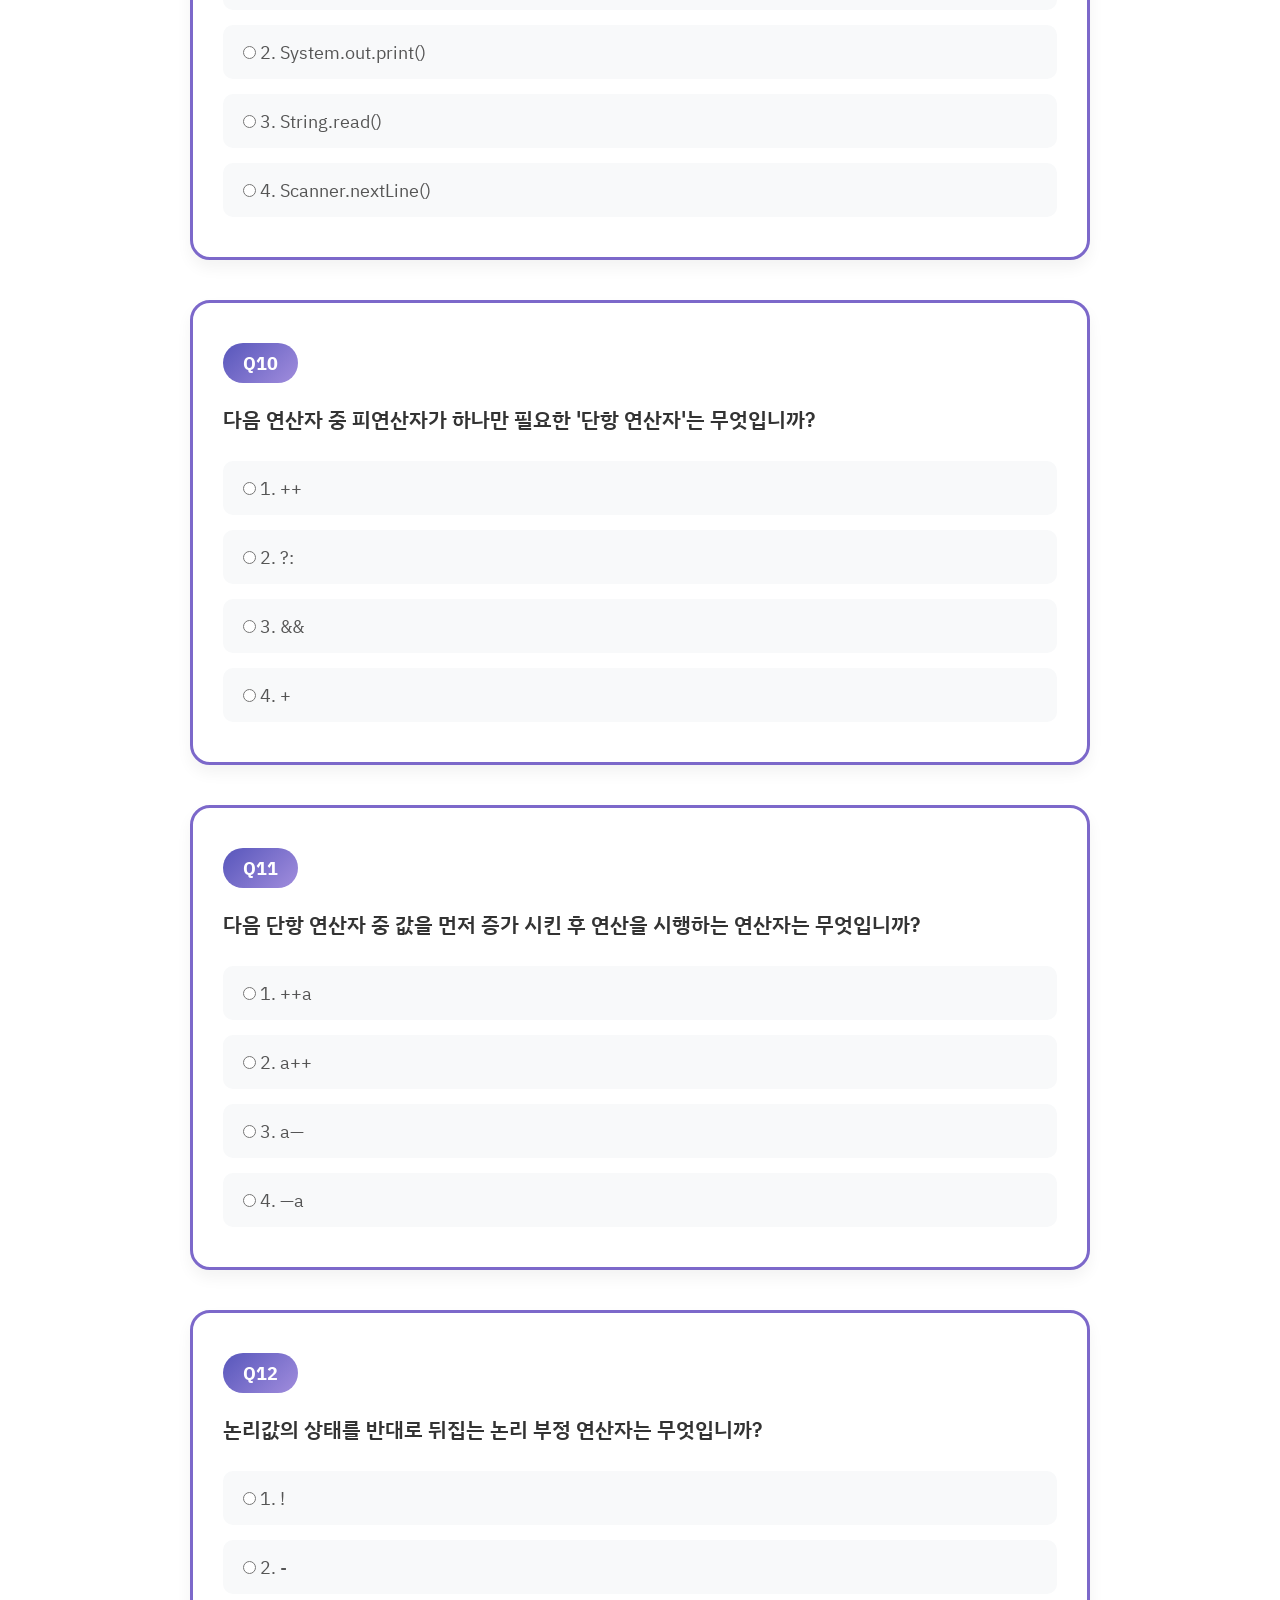
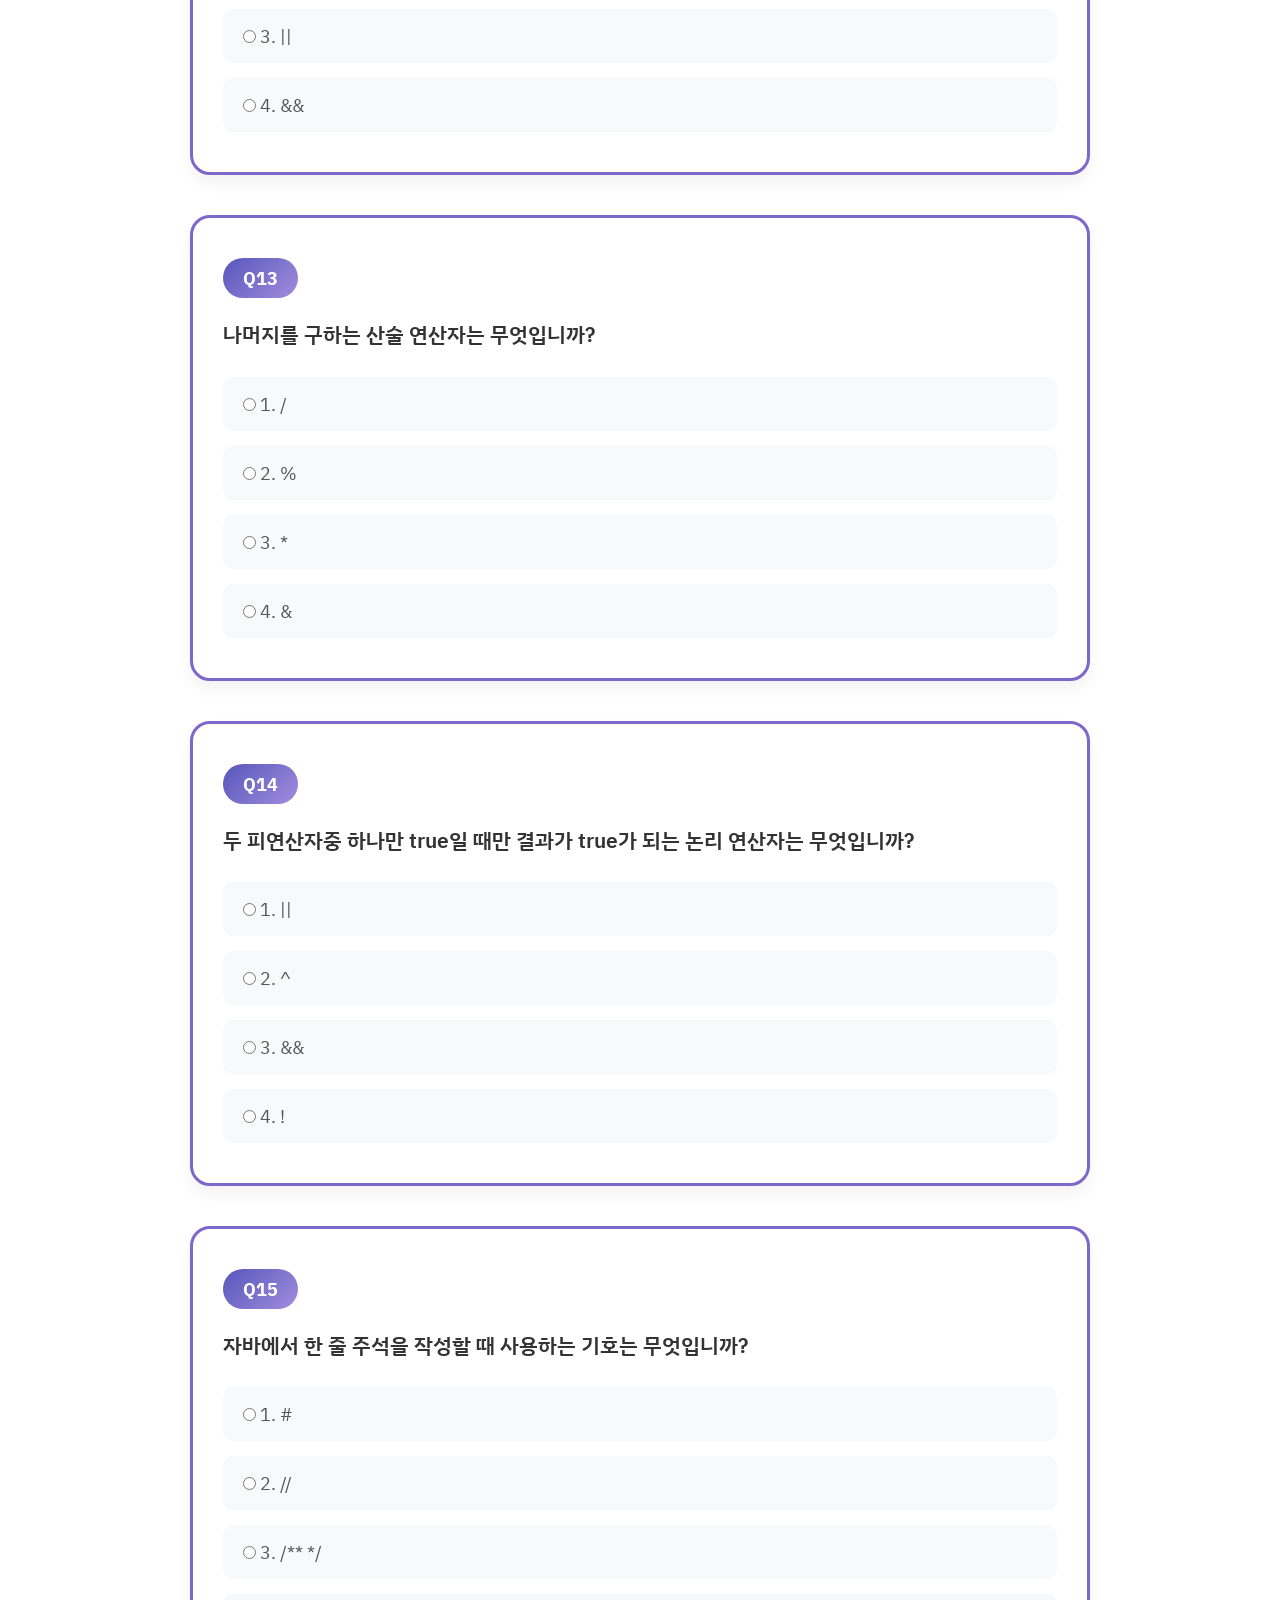
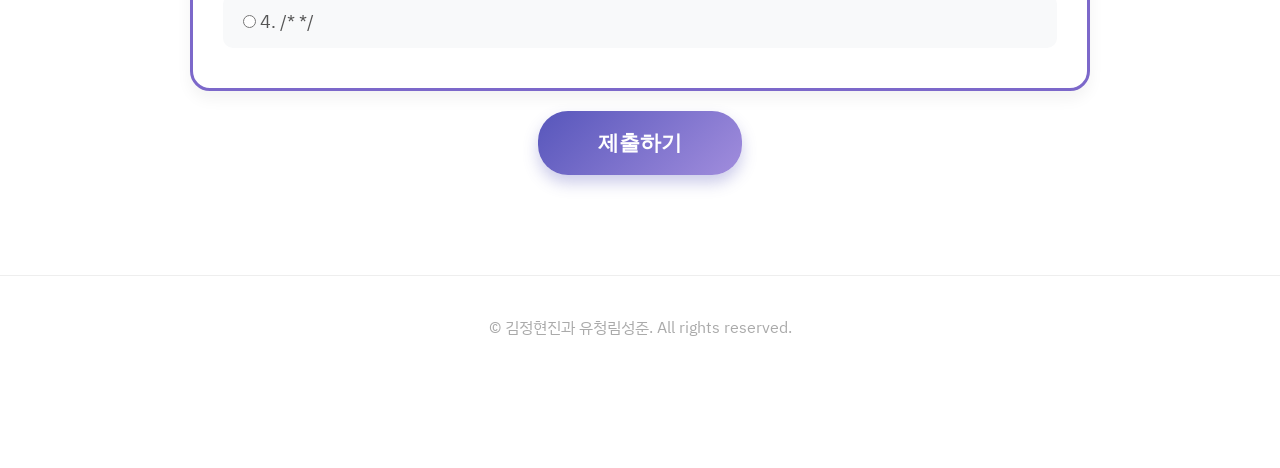
<file: src/pages/quiz/object-oriented.html>
<!doctype html>
<html lang="ko">
  <head>
    <meta charset="UTF-8" />
    <meta name="viewport" content="width=device-width, initial-scale=1.0" />
    <title>STUDEO</title>
    <link rel="preconnect" href="https://fonts.googleapis.com" />
    <link rel="preconnect" href="https://fonts.gstatic.com" crossorigin />
    <link
      href="https://fonts.googleapis.com/css2?family=IBM+Plex+Sans+KR&display=swap"
      rel="stylesheet"
    />
    <link rel="stylesheet" href="../../style/style.css" />
    <link rel="stylesheet" href="../../style/banner.css" />
    <link rel="stylesheet" href="../../style/card.css" />
    <link rel="stylesheet" href="../../style/question.css" />
    <link rel="stylesheet" href="../../style/quiz.css" />
  </head>
  <body>
    <div class="sticky-status-bar">
      <div class="status-timer" id="timer-display">⏱️ 남은 시간 - 15:00</div>
      <div class="status-progress-container">
        <div class="status-progress-bar">
          <div class="status-progress-fill" id="progress-fill"></div>
        </div>
        <div class="status-progress-text" id="progress-text">0 / 15</div>
      </div>
    </div>

    <header>
      <div class="header-left">
        <a href="/index.html" class="logo">
          <span
            style="
              background: linear-gradient(135deg, #614e9c, #7476d4);
              -webkit-background-clip: text;
              -webkit-text-fill-color: transparent;
            "
            >🛡️</span
          ><span style="font-style: italic">STUDEO</span>
        </a>
        <img
          src="/assets/list.png"
          alt=""
          class="menu-toggle"
          id="mobile-menu"
        />
        <ul class="nav-links">
          <li><a href="/src/pages/learn.html">학습</a></li>
          <li><a href="/src/pages/quiz/quizzes.html">퀴즈</a></li>
          <li><a href="/src/pages/community.html">게시판</a></li>
          <li class="member-only">
            <a href="/src/pages/mistake.html">오답 노트</a>
          </li>
        </ul>
      </div>

      <div class="header-right">
        <div class="login"><a href="/src/pages/login.html">로그인</a></div>
        <a href="/src/pages/mypage.html" class="mypage-link member-only">
          <img src="/assets/mypage-icon.png" alt="프로필 이미지" />
        </a>
        <a href="/src/pages/team.html" class="team-link">팀 소개</a>
      </div>
    </header>

    <div class="container">
      <div class="banner" id="main-banner">
        <div class="banner-text" id="main-banner-text">
          <h1>객체지향</h1>
          <h3>
            JAVA의 기본개념 및 응용 소프트웨어 개발에 적합한 언어 및 개발 환경의
            습득과 소프트웨어 개발 훈련을 목표로 한다.<br />이를 위해 강의와
            실습을 통하여 Java 프로그래밍의 이해, 객체-지향 프로그래밍 능력
            배양, 프로그램 설계 능력 배양, 문제 해결 능력을 배양하는 것을 목표로
            한다.<br />
            또한 객체지향의 개념을 이해하고 이를 위해 자바 클래스의 기본적인
            내용을 학습하며 클래스를 설계하고 활용할 수 있다.<br />
            자바의 상속과 인터페이스에 대해 이해하고 이를 활용하여
            프로그래밍에서의 코드 재사용성을 향상 시킬 수 있다.<br />
            스레드의 개념을 이해하고 다중 스레드를 활용할 수 있다.<br />
            AWT와 SWING을 학습하고 GUI에서의 이벤트 처리과정을 이해하여 GUI
            프로그래밍을 할 수 있다.
          </h3>
        </div>
      </div>

      <div class="tabs">
        <span
          >출제 범위 |
          <span style="font-size: smaller">
            자바_객체지향_특징, 자바실습
          </span></span
        >
      </div>
    </div>

    <div class="question_list">
      <div class="question_box" data-qnum="jq1">
        <div class="q_num">Q1</div>
        <p class="q_text">
          객체지향 프로그래밍(OOP)에서 변수와 함수를 하나의 단위로 묶는 것을
          무엇이라고 합니까?
        </p>
        <div class="q_choices">
          <label><input type="radio" name="jq1" value="1" /> 1. 상속</label>
          <label><input type="radio" name="jq1" value="2" /> 2. 추상화</label>
          <label
            ><input type="radio" name="jq1" value="3" /> 3. 정보 은닉</label
          >
          <label><input type="radio" name="jq1" value="4" /> 4. 캡슐화</label>
        </div>
      </div>

      <div class="question_box" data-qnum="jq2">
        <div class="q_num">Q2</div>
        <p class="q_text">
          부모 클래스에서 물려받은 기능의 일부를 자식 클래스에서 재정의하여
          사용하는 것을 무엇이라고 합니까?
        </p>
        <div class="q_choices">
          <label><input type="radio" name="jq2" value="1" /> 1. 오버로딩</label>
          <label
            ><input type="radio" name="jq2" value="2" /> 2. 오버라이딩</label
          >
          <label><input type="radio" name="jq2" value="3" /> 3. 캡슐화</label>
          <label><input type="radio" name="jq2" value="4" /> 4. 은닉화</label>
        </div>
      </div>

      <div class="question_box" data-qnum="jq3">
        <div class="q_num">Q3</div>
        <p class="q_text">
          하나의 변수나 함수가 상황에 따라 여러 의미로 해석될 수 있는 성질을
          무엇이라고 합니까?
        </p>
        <div class="q_choices">
          <label><input type="radio" name="jq3" value="1" /> 1. 추상화</label>
          <label><input type="radio" name="jq3" value="2" /> 2. 다형성</label>
          <label><input type="radio" name="jq3" value="3" /> 3. 독립성</label>
          <label><input type="radio" name="jq3" value="4" /> 4. 상속</label>
        </div>
      </div>

      <div class="question_box" data-qnum="jq4">
        <div class="q_num">Q4</div>
        <p class="q_text">
          객체지향 프로그래밍에서 '역할'과 '구현'을 분리하여 유연한 설계를
          가능하게 하는 핵심 개념은 무엇입니까?
        </p>
        <div class="q_choices">
          <label
            ><input type="radio" name="jq4" value="1" /> 1. 정보 은닉</label
          >
          <label
            ><input type="radio" name="jq4" value="2" /> 2. 단순 대입</label
          >
          <label
            ><input type="radio" name="jq4" value="3" /> 3. 강제 다형성</label
          >
          <label><input type="radio" name="jq4" value="4" /> 4. 추상화</label>
        </div>
      </div>

      <div class="question_box" data-qnum="jq5">
        <div class="q_num">Q5</div>
        <p class="q_text">
          자바 컴파일러(javac)에 의해 생성된 바이트코드를 해석하고 실행하는 가상
          머신은 무엇입니까?
        </p>
        <div class="q_choices">
          <label><input type="radio" name="jq5" value="1" /> 1. JVM</label>
          <label><input type="radio" name="jq5" value="2" /> 2. JIT</label>
          <label><input type="radio" name="jq5" value="3" /> 3. JRE</label>
          <label><input type="radio" name="jq5" value="4" /> 4. JDK</label>
        </div>
      </div>

      <div class="question_box" data-qnum="jq6">
        <div class="q_num">Q6</div>
        <p class="q_text">
          문자열(String)과 숫자를 + 연산자로 결합하면 결과는 어떤 타입이 됩니까?
        </p>
        <div class="q_choices">
          <label><input type="radio" name="jq6" value="1" /> 1. int</label>
          <label><input type="radio" name="jq6" value="2" /> 2. double</label>
          <label><input type="radio" name="jq6" value="3" /> 3. char</label>
          <label><input type="radio" name="jq6" value="4" /> 4. string</label>
        </div>
      </div>

      <div class="question_box" data-qnum="jq7">
        <div class="q_num">Q7</div>
        <p class="q_text">
          화면에 내용을 출력한 후 자동으로 줄을 바꿔주는 메소드는 무엇입니까?
        </p>
        <div class="q_choices">
          <label
            ><input type="radio" name="jq7" value="1" /> 1.
            System.in.read()</label
          >
          <label
            ><input type="radio" name="jq7" value="2" /> 2.
            System.out.print()</label
          >
          <label
            ><input type="radio" name="jq7" value="3" /> 3.
            System.out.printf()</label
          >
          <label
            ><input type="radio" name="jq7" value="4" /> 4.
            System.out.println()</label
          >
        </div>
      </div>

      <div class="question_box" data-qnum="jq8">
        <div class="q_num">Q8</div>
        <p class="q_text">
          System.out.printf()에서 정수 값을 출력할 때 사용하는 형식 지정자는
          무엇입니까?
        </p>
        <div class="q_choices">
          <label><input type="radio" name="jq8" value="1" /> 1. %b</label>
          <label><input type="radio" name="jq8" value="2" /> 2. %d</label>
          <label><input type="radio" name="jq8" value="3" /> 3. %s</label>
          <label><input type="radio" name="jq8" value="4" /> 4. %f</label>
        </div>
      </div>

      <div class="question_box" data-qnum="jq9">
        <div class="q_num">Q9</div>
        <p class="q_text">스캐너 클래스를 이용해 한 줄 전체를 읽어오는 방식</p>

        <div class="q_choices">
          <label
            ><input type="radio" name="jq9" value="1" /> 1.
            System.in.read</label
          >
          <label
            ><input type="radio" name="jq9" value="2" /> 2.
            System.out.print()</label
          >
          <label
            ><input type="radio" name="jq9" value="3" /> 3. String.read()</label
          >
          <label
            ><input type="radio" name="jq9" value="4" /> 4.
            Scanner.nextLine()</label
          >
        </div>
      </div>

      <div class="question_box" data-qnum="jq10">
        <div class="q_num">Q10</div>
        <p class="q_text">
          다음 연산자 중 피연산자가 하나만 필요한 '단항 연산자'는 무엇입니까?
        </p>

        <div class="q_choices">
          <label><input type="radio" name="jq10" value="1" /> 1. ++</label>
          <label><input type="radio" name="jq10" value="2" /> 2. ?:</label>
          <label><input type="radio" name="jq10" value="3" /> 3. &&</label>
          <label><input type="radio" name="jq10" value="4" /> 4. +</label>
        </div>
      </div>

      <div class="question_box" data-qnum="jq11">
        <div class="q_num">Q11</div>
        <p class="q_text">
          다음 단항 연산자 중 값을 먼저 증가 시킨 후 연산을 시행하는 연산자는
          무엇입니까?
        </p>

        <div class="q_choices">
          <label><input type="radio" name="jq11" value="1" /> 1. ++a</label>
          <label><input type="radio" name="jq11" value="2" /> 2. a++</label>
          <label><input type="radio" name="jq11" value="3" /> 3. a—</label>
          <label><input type="radio" name="jq11" value="4" /> 4. —a</label>
        </div>
      </div>

      <div class="question_box" data-qnum="jq12">
        <div class="q_num">Q12</div>
        <p class="q_text">
          논리값의 상태를 반대로 뒤집는 논리 부정 연산자는 무엇입니까?
        </p>
        <div class="q_choices">
          <label><input type="radio" name="jq12" value="1" /> 1. !</label>
          <label><input type="radio" name="jq12" value="2" /> 2. -</label>
          <label><input type="radio" name="jq12" value="3" /> 3. ||</label>
          <label><input type="radio" name="jq12" value="4" /> 4. &&</label>
        </div>
      </div>

      <div class="question_box" data-qnum="jq13">
        <div class="q_num">Q13</div>
        <p class="q_text">나머지를 구하는 산술 연산자는 무엇입니까?</p>
        <div class="q_choices">
          <label><input type="radio" name="jq13" value="1" /> 1. /</label>
          <label><input type="radio" name="jq13" value="2" /> 2. %</label>
          <label><input type="radio" name="jq13" value="3" /> 3. *</label>
          <label><input type="radio" name="jq13" value="4" /> 4. &</label>
        </div>
      </div>

      <div class="question_box" data-qnum="jq14">
        <div class="q_num">Q14</div>
        <p class="q_text">
          두 피연산자중 하나만 true일 때만 결과가 true가 되는 논리 연산자는
          무엇입니까?
        </p>
        <div class="q_choices">
          <label><input type="radio" name="jq14" value="1" /> 1. ||</label>
          <label><input type="radio" name="jq14" value="2" /> 2. ^</label>
          <label><input type="radio" name="jq14" value="3" /> 3. &&</label>
          <label><input type="radio" name="jq14" value="4" /> 4. !</label>
        </div>
      </div>

      <div class="question_box" data-qnum="jq15">
        <div class="q_num">Q15</div>
        <p class="q_text">
          자바에서 한 줄 주석을 작성할 때 사용하는 기호는 무엇입니까?
        </p>
        <div class="q_choices">
          <label><input type="radio" name="jq15" value="1" /> 1. #</label>
          <label><input type="radio" name="jq15" value="2" /> 2. //</label>
          <label><input type="radio" name="jq15" value="3" /> 3. /** */</label>
          <label><input type="radio" name="jq15" value="4" /> 4. /* */</label>
        </div>
      </div>
    </div>
    <div class="submit_box">
      <button type="button" class="btn_submit" id="btn-submit">제출하기</button>
    </div>

    <div class="custom-modal-overlay" id="result-modal">
      <div class="custom-modal">
        <h2 id="modal-title">퀴즈 결과</h2>
        <p id="modal-content">정답: -개 / 오답: -개</p>
        <div class="custom-modal-buttons">
          <button type="button" class="btn-close" id="btn-modal-close">
            확인
          </button>
          <a href="wrong_notes.html" class="btn-wrong-notes"
            >오답노트 바로가기</a
          >
        </div>
      </div>
    </div>

    <footer>© 김정현진과 유청림성준. All rights reserved.</footer>
    <script src="/src/script/main.js"></script>
    <script src="../../script/quiz.js"></script>
  </body>
</html>
</file>
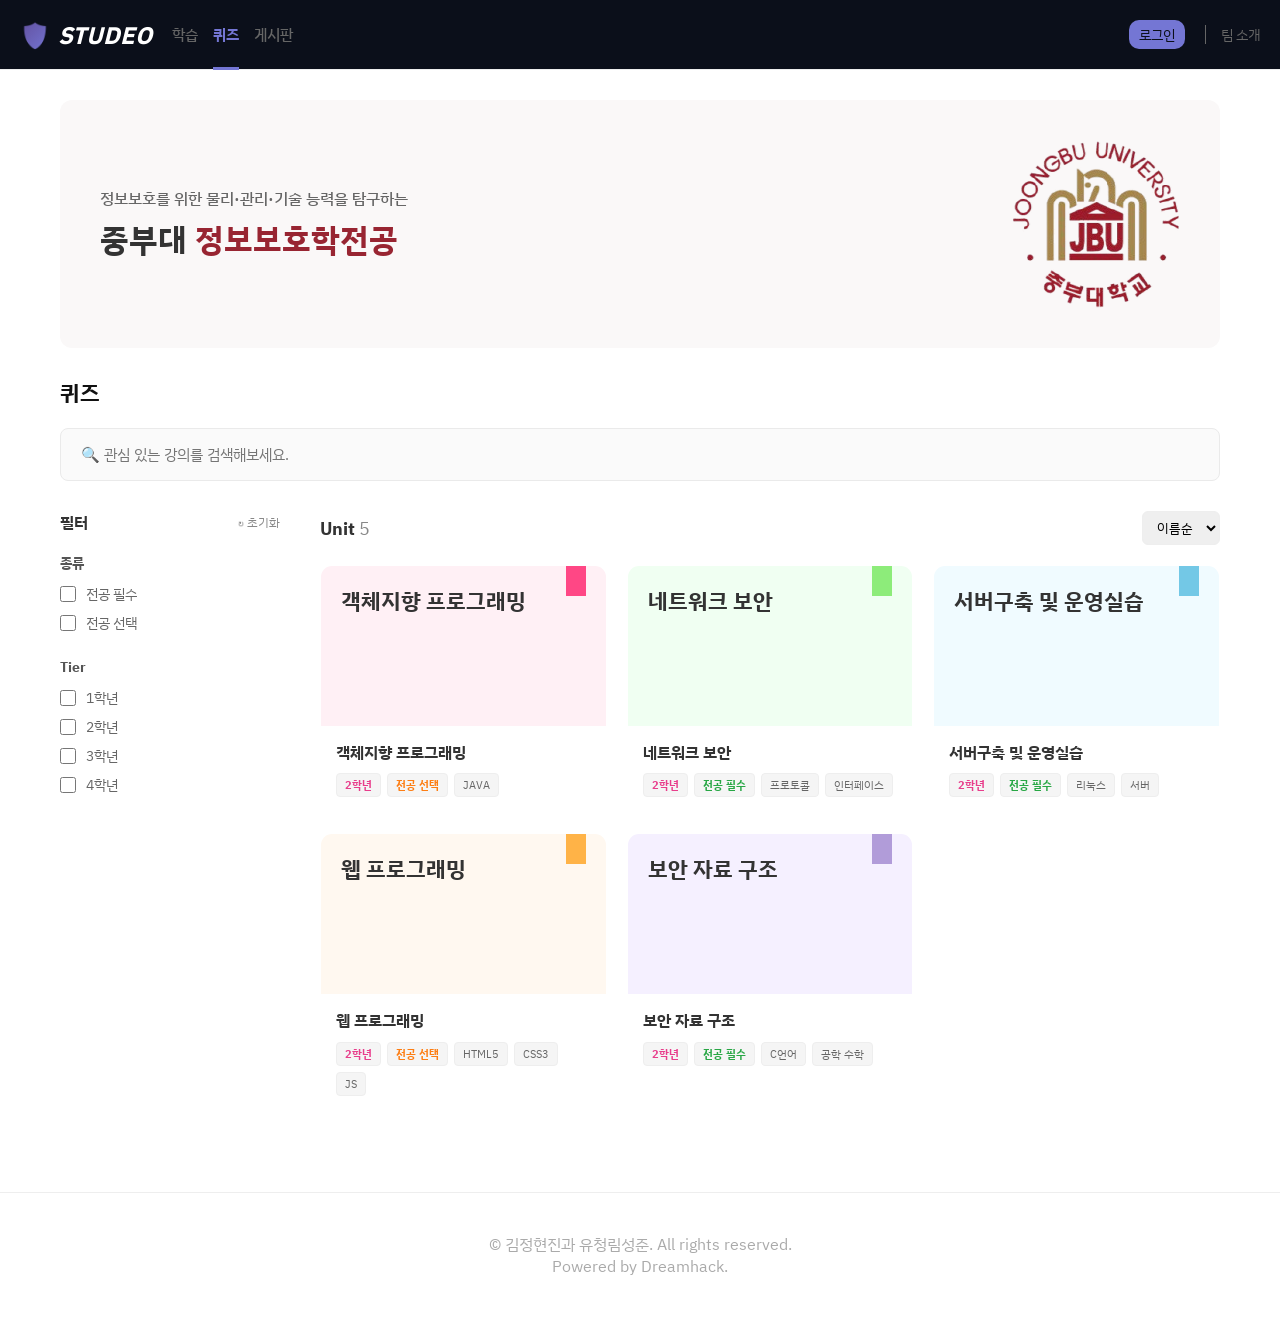
<file: src/pages/quiz/quizzes.html>
<!doctype html>
<html lang="ko">
  <head>
    <meta charset="UTF-8" />
    <meta name="viewport" content="width=device-width, initial-scale=1.0" />
    <title>STUDEO</title>
    <link rel="preconnect" href="https://fonts.googleapis.com" />
    <link rel="preconnect" href="https://fonts.gstatic.com" crossorigin />
    <link
      href="https://fonts.googleapis.com/css2?family=IBM+Plex+Sans+KR&display=swap"
      rel="stylesheet"
    />
    <link rel="stylesheet" href="../../style/style.css" />
    <link rel="stylesheet" href="../../style/banner.css" />
    <link rel="stylesheet" href="../../style/card.css" />
  </head>
  <body>
    <header>
      <div class="header-left">
        <a href="/index.html" class="logo">
          <span
            style="
              background: linear-gradient(135deg, #614e9c, #7476d4);
              -webkit-background-clip: text;
              -webkit-text-fill-color: transparent;
            "
            >🛡️</span
          ><span style="font-style: italic">STUDEO</span>
        </a>
        <img
          src="/assets/list.png"
          alt=""
          class="menu-toggle"
          id="mobile-menu"
        />
        <ul class="nav-links">
          <li><a href="/src/pages/learn.html">학습</a></li>
          <li class="active">
            <a href="/src/pages/quiz/quizzes.html">퀴즈</a>
          </li>
          <li><a href="/src/pages/community.html">게시판</a></li>
          <li class="member-only">
            <a href="/src/pages/mistake.html">오답 노트</a>
          </li>
        </ul>
      </div>

      <div class="header-right">
        <div class="login"><a href="/src/pages/login.html">로그인</a></div>
        <a href="/src/pages/mypage.html" class="mypage-link member-only">
          <img src="/assets/mypage-icon.png" alt="프로필 이미지" />
        </a>
        <a href="/src/pages/team.html" class="team-link">팀 소개</a>
      </div>
    </header>

    <div class="container">
      <a href="https://www.joongbu.ac.kr/is/" target="_blank" class="banner">
        <div class="banner-text">
          <h3>정보보호를 위한 물리·관리·기술 능력을 탐구하는</h3>
          <h1>중부대 <span>정보보호학전공</span></h1>
        </div>
        <img
          src="../../../assets/jbu-emblem.png"
          alt="중부대학교 로고"
          class="banner-images"
        />
      </a>

      <div class="tabs">
        <span>퀴즈</span>
      </div>

      <div class="search-container">
        <input
          type="text"
          class="search-input"
          placeholder="🔍 관심 있는 강의를 검색해보세요."
        />
      </div>

      <div class="main-content">
        <aside class="sidebar">
          <div class="filter-header">
            <span>필터</span>
            <a href="#" class="filter-reset">↻ 초기화</a>
          </div>

          <div class="filter-group">
            <h4>종류</h4>
            <label class="filter-item"
              ><input type="checkbox" data-filter="전공필수" /> 전공 필수</label
            >
            <label class="filter-item"
              ><input type="checkbox" data-filter="전공선택" /> 전공 선택</label
            >
          </div>

          <div class="filter-group">
            <h4>Tier</h4>
            <label class="filter-item"
              ><input type="checkbox" data-filter="1학년" /> 1학년</label
            >
            <label class="filter-item"
              ><input type="checkbox" data-filter="2학년" /> 2학년</label
            >
            <label class="filter-item"
              ><input type="checkbox" data-filter="3학년" /> 3학년</label
            >
            <label class="filter-item"
              ><input type="checkbox" data-filter="4학년" /> 4학년</label
            >
          </div>
        </aside>

        <section class="content-area">
          <div class="content-header">
            <h2>Unit <span id="unit-count">5</span></h2>
            <select class="sort-select">
              <option>이름순</option>
            </select>
          </div>

          <div class="card-grid" id="card-container">
            <a href="./object-oriented.html" class="card">
              <div class="card-image bg-pink">
                <div class="bookmark-icon bookmark-pink"></div>
                <h3>객체지향 프로그래밍</h3>
              </div>
              <div class="card-info">
                <div class="card-title">객체지향 프로그래밍</div>
                <div class="card-tags">
                  <span class="tag tag-tier">2학년</span>
                  <span class="tag tag-choice">전공 선택</span>
                  <span class="tag">JAVA</span>
                </div>
              </div>
            </a>

            <a href="./network.html" class="card">
              <div class="card-image bg-green">
                <div class="bookmark-icon bookmark-green"></div>
                <h3>네트워크 보안</h3>
              </div>
              <div class="card-info">
                <div class="card-title">네트워크 보안</div>
                <div class="card-tags">
                  <span class="tag tag-tier">2학년</span>
                  <span class="tag tag-essential">전공 필수</span>
                  <span class="tag">프로토콜</span>
                  <span class="tag">인터페이스</span>
                </div>
              </div>
            </a>

            <a href="./server.html" class="card">
              <div class="card-image bg-blue">
                <div class="bookmark-icon bookmark-blue"></div>
                <h3>서버구축 및 운영실습</h3>
              </div>
              <div class="card-info">
                <div class="card-title">서버구축 및 운영실습</div>
                <div class="card-tags">
                  <span class="tag tag-tier">2학년</span>
                  <span class="tag tag-essential">전공 필수</span>
                  <span class="tag">리눅스</span>
                  <span class="tag">서버</span>
                </div>
              </div>
            </a>

            <a href="./web.html" class="card">
              <div class="card-image bg-orange">
                <div class="bookmark-icon bookmark-orange"></div>
                <h3>웹 프로그래밍</h3>
              </div>
              <div class="card-info">
                <div class="card-title">웹 프로그래밍</div>
                <div class="card-tags">
                  <span class="tag tag-tier">2학년</span>
                  <span class="tag tag-choice">전공 선택</span>
                  <span class="tag">HTML5</span>
                  <span class="tag">CSS3</span>
                  <span class="tag">JS</span>
                </div>
              </div>
            </a>

            <a href="./secure-data.html" class="card">
              <div class="card-image bg-violet">
                <div class="bookmark-icon bookmark-violet"></div>
                <h3>보안 자료 구조</h3>
              </div>
              <div class="card-info">
                <div class="card-title">보안 자료 구조</div>
                <div class="card-tags">
                  <span class="tag tag-tier">2학년</span>
                  <span class="tag tag-essential">전공 필수</span>
                  <span class="tag">C언어</span>
                  <span class="tag">공학 수학</span>
                </div>
              </div>
            </a>
          </div>
        </section>
      </div>
    </div>

    <footer>
      © 김정현진과 유청림성준. All rights reserved.<br />Powered by Dreamhack.
    </footer>
    <script src="/src/script/main.js"></script>
    <script src="/src/script/filter.js"></script>
  </body>
</html>
</file>
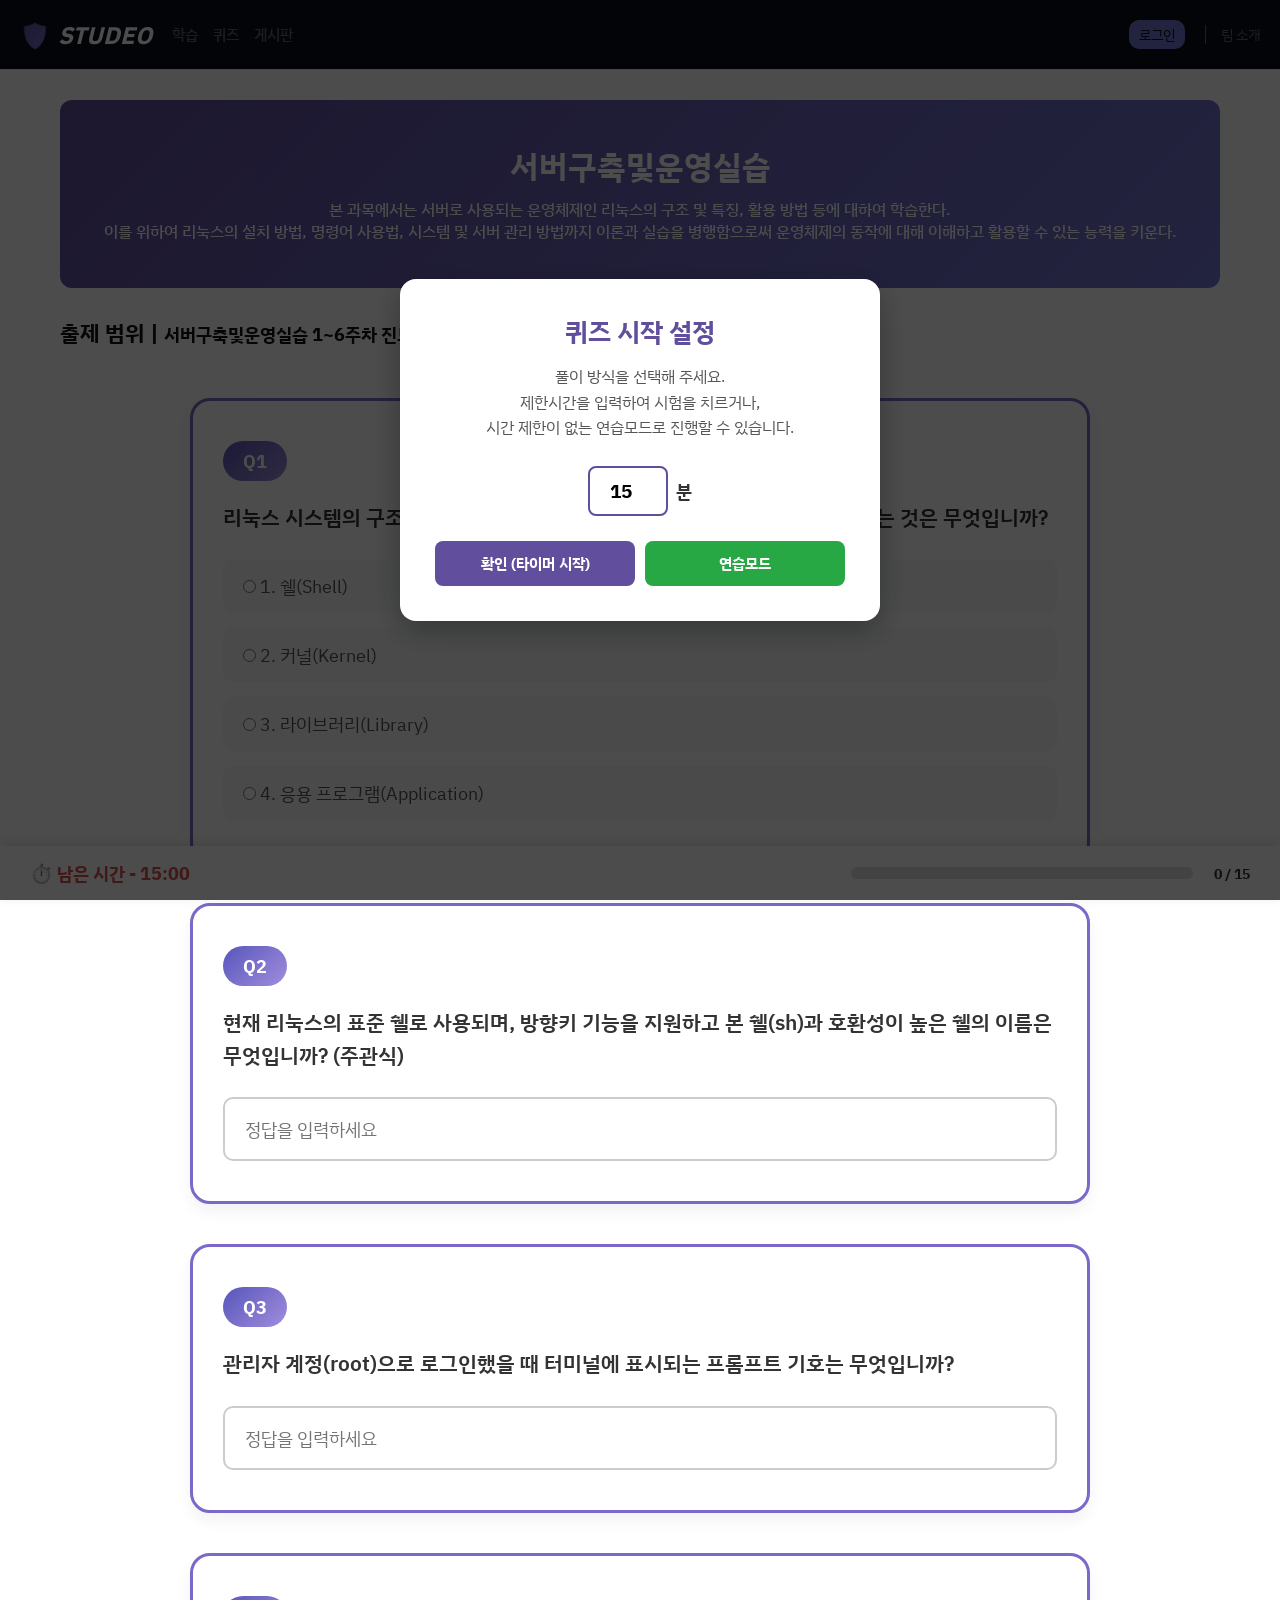
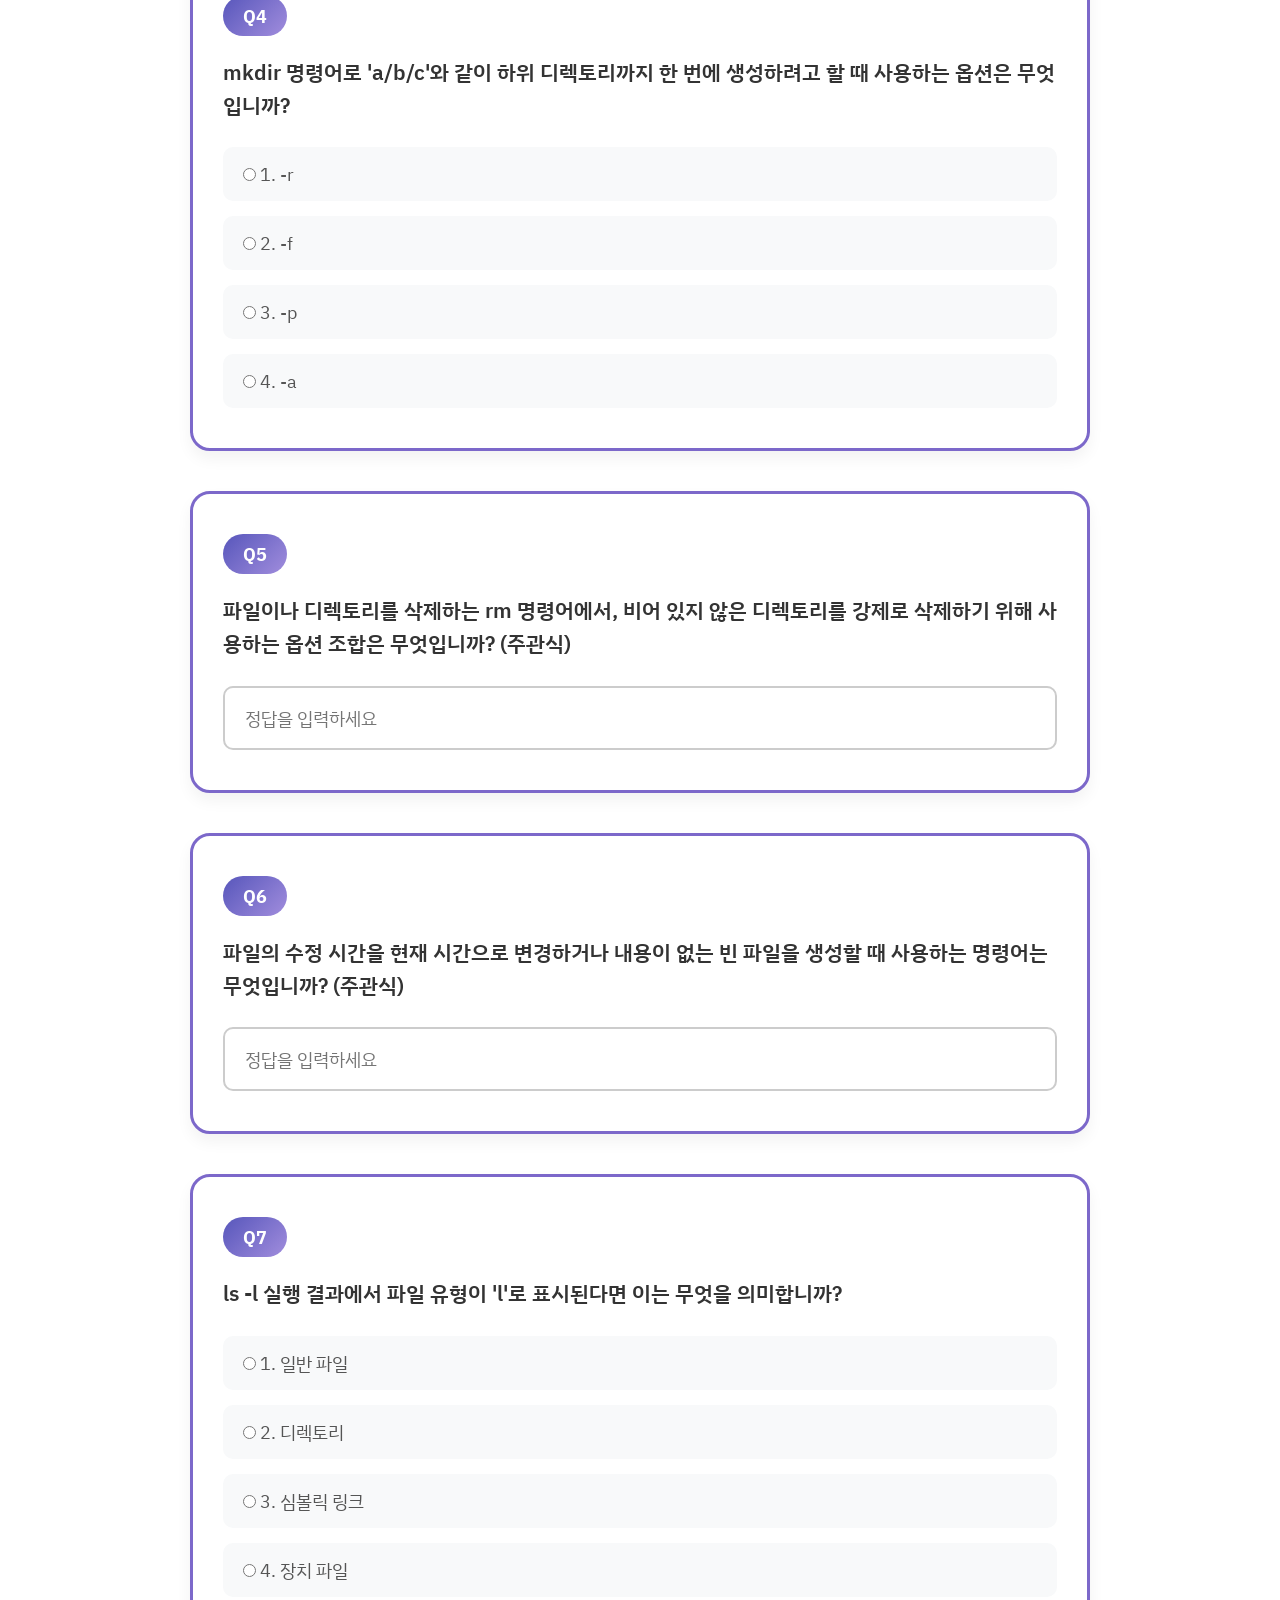
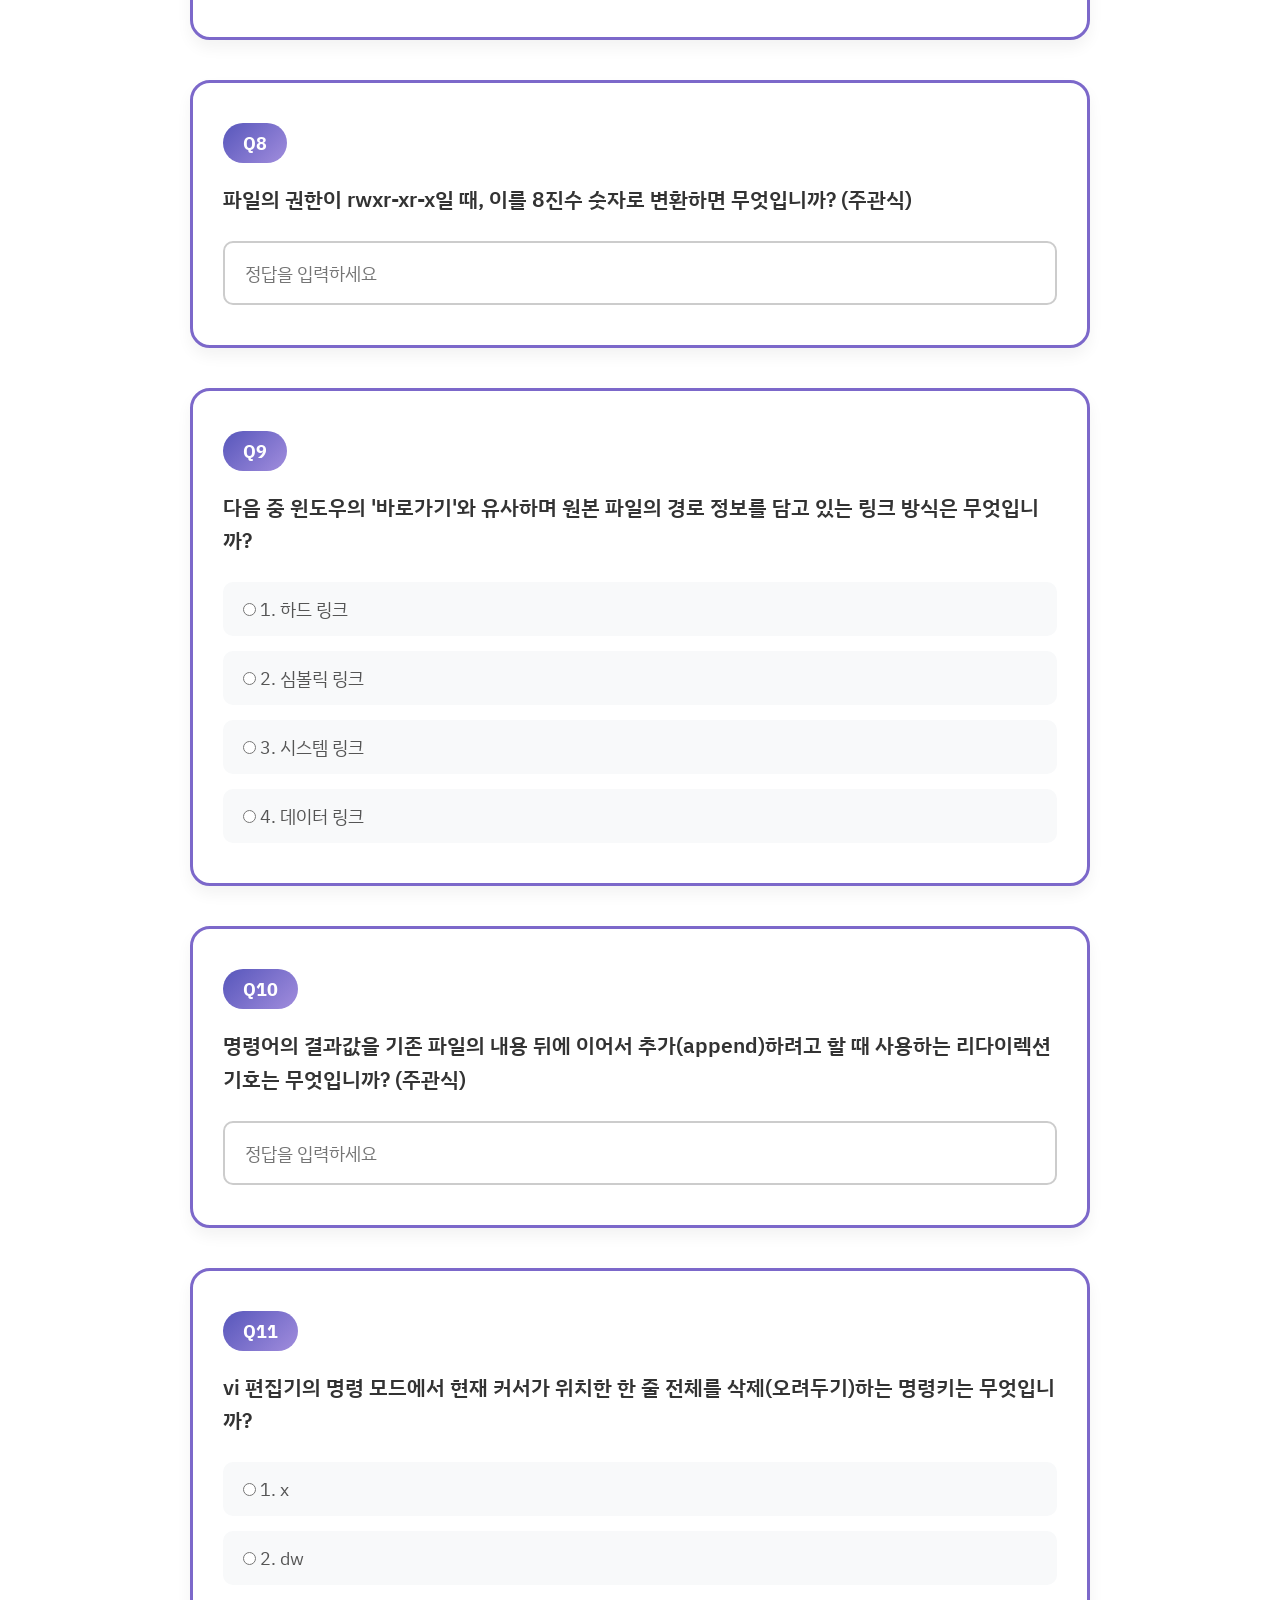
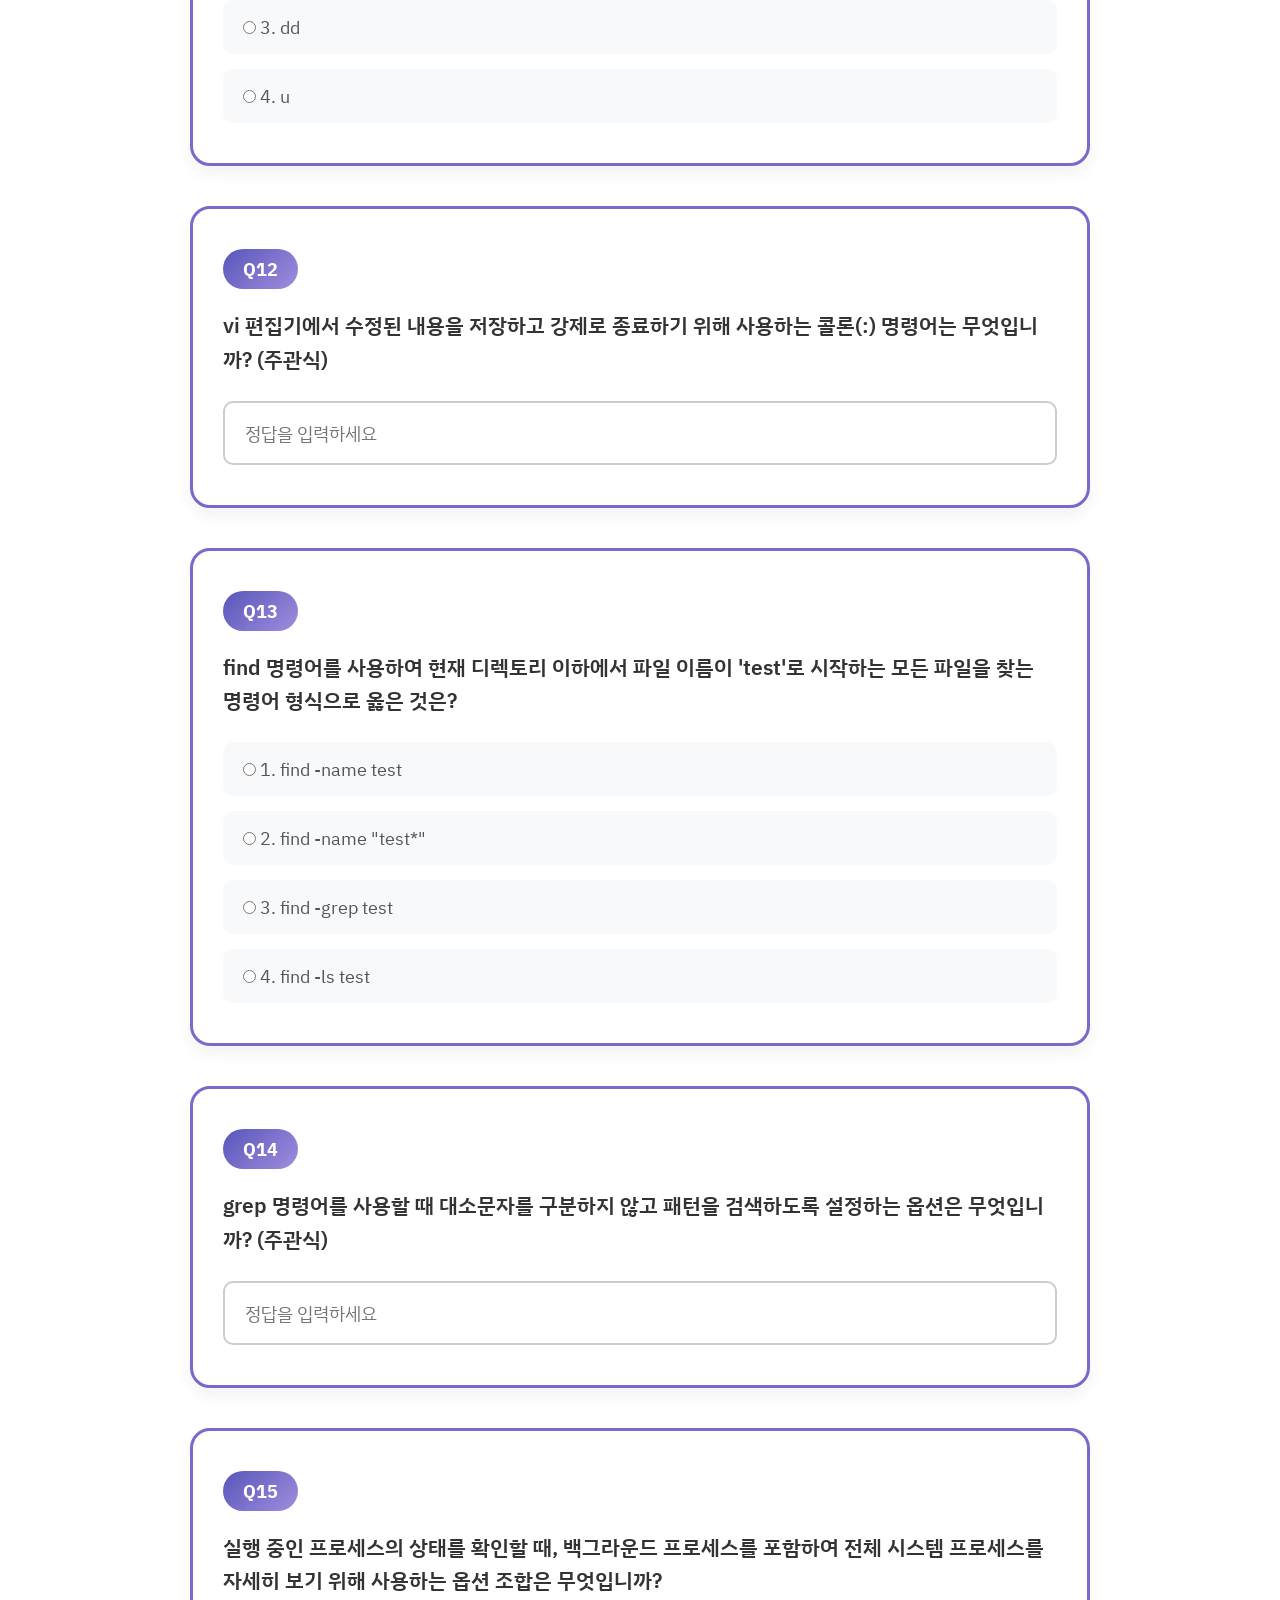
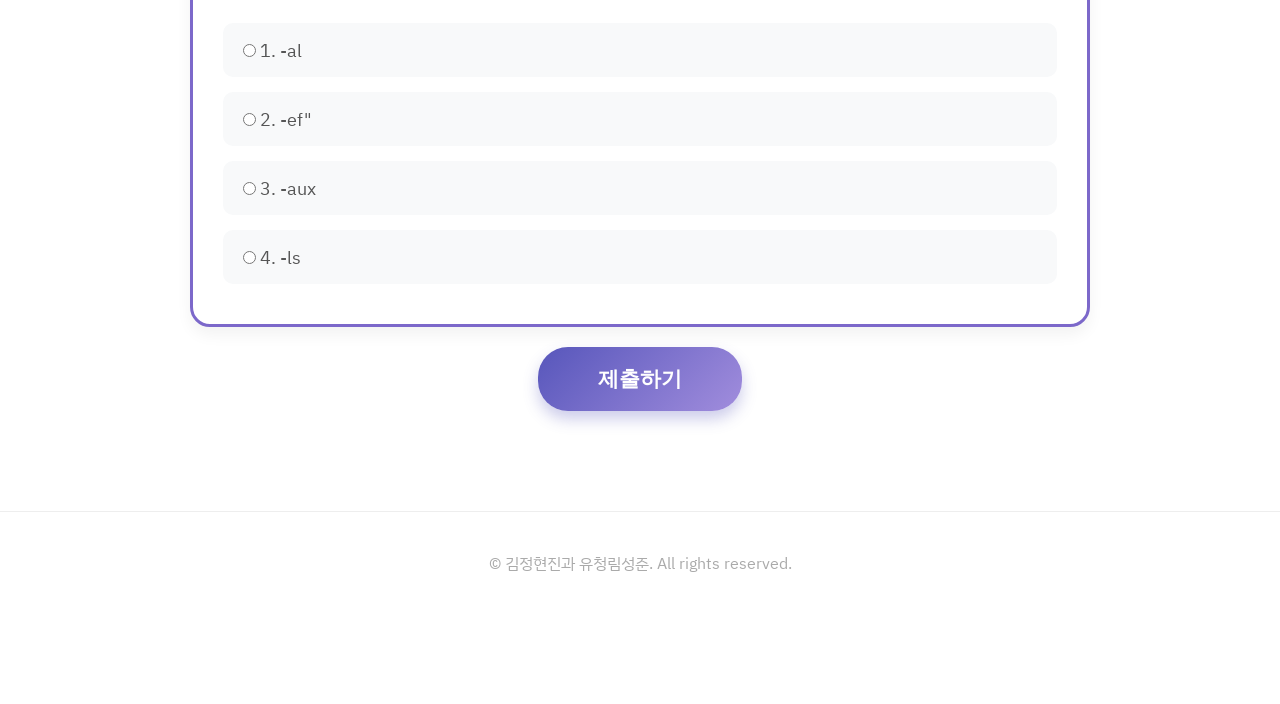
<file: src/pages/quiz/server.html>
<!doctype html>
<html lang="ko">
  <head>
    <meta charset="UTF-8" />
    <meta name="viewport" content="width=device-width, initial-scale=1.0" />
    <title>STUDEO</title>
    <link rel="preconnect" href="https://fonts.googleapis.com" />
    <link rel="preconnect" href="https://fonts.gstatic.com" crossorigin />
    <link
      href="https://fonts.googleapis.com/css2?family=IBM+Plex+Sans+KR&display=swap"
      rel="stylesheet"
    />
    <link rel="stylesheet" href="../../style/style.css" />
    <link rel="stylesheet" href="../../style/banner.css" />
    <link rel="stylesheet" href="../../style/card.css" />
    <link rel="stylesheet" href="../../style/question.css" />
    <link rel="stylesheet" href="../../style/quiz.css" />
  </head>
  <body>
    <div class="sticky-status-bar">
      <div class="status-timer" id="timer-display">⏱️ 남은 시간 - 15:00</div>
      <div class="status-progress-container">
        <div class="status-progress-bar">
          <div class="status-progress-fill" id="progress-fill"></div>
        </div>
        <div class="status-progress-text" id="progress-text">0 / 15</div>
      </div>
    </div>
    <header>
      <div class="header-left">
        <a href="/index.html" class="logo">
          <span
            style="
              background: linear-gradient(135deg, #614e9c, #7476d4);
              -webkit-background-clip: text;
              -webkit-text-fill-color: transparent;
            "
            >🛡️</span
          ><span style="font-style: italic">STUDEO</span>
        </a>
        <img
          src="/assets/list.png"
          alt=""
          class="menu-toggle"
          id="mobile-menu"
        />
        <ul class="nav-links">
          <li><a href="/src/pages/learn.html">학습</a></li>
          <li><a href="/src/pages/quiz/quizzes.html">퀴즈</a></li>
          <li><a href="/src/pages/community.html">게시판</a></li>
          <li class="member-only">
            <a href="/src/pages/mistake.html">오답 노트</a>
          </li>
        </ul>
      </div>

      <div class="header-right">
        <div class="login"><a href="/src/pages/login.html">로그인</a></div>
        <a href="/src/pages/mypage.html" class="mypage-link member-only">
          <img src="/assets/mypage-icon.png" alt="프로필 이미지" />
        </a>
        <a href="/src/pages/team.html" class="team-link">팀 소개</a>
      </div>
    </header>

    <div class="container">
      <div class="banner" id="main-banner">
        <div class="banner-text" id="main-banner-text">
          <h1>서버구축및운영실습</h1>
          <h3>
            본 과목에서는 서버로 사용되는 운영체제인 리눅스의 구조 및 특징, 활용
            방법 등에 대하여 학습한다.<br />
            이를 위하여 리눅스의 설치 방법, 명령어 사용법, 시스템 및 서버 관리
            방법까지 이론과 실습을 병행함으로써 운영체제의 동작에 대해 이해하고
            활용할 수 있는 능력을 키운다.
          </h3>
        </div>
      </div>

      <div class="tabs">
        <span
          >출제 범위 |
          <span style="font-size: smaller">
            서버구축및운영실습 1~6주차 진도
          </span></span
        >
      </div>
    </div>

    <div class="question_list">
      <div class="question_box" data-qnum="serq1">
        <div class="q_num">Q1</div>
        <p class="q_text">
          리눅스 시스템의 구조 중 하드웨어를 제어하고 운영체제의 핵심 역할을
          수행하는 것은 무엇입니까?
        </p>
        <div class="q_choices">
          <label
            ><input type="radio" name="serq1" value="1" /> 1. 쉘(Shell)</label
          >
          <label
            ><input type="radio" name="serq1" value="2" /> 2.
            커널(Kernel)</label
          >
          <label
            ><input type="radio" name="serq1" value="3" /> 3.
            라이브러리(Library)</label
          >
          <label
            ><input type="radio" name="serq1" value="4" /> 4. 응용
            프로그램(Application)</label
          >
        </div>
      </div>

      <div class="question_box" data-qnum="serq2">
        <div class="q_num">Q2</div>
        <p class="q_text">
          현재 리눅스의 표준 쉘로 사용되며, 방향키 기능을 지원하고 본 쉘(sh)과
          호환성이 높은 쉘의 이름은 무엇입니까? (주관식)
        </p>
        <div class="q_answer">
          <input type="text" id="serq2" placeholder="정답을 입력하세요" />
        </div>
      </div>

      <div class="question_box" data-qnum="serq3">
        <div class="q_num">Q3</div>
        <p class="q_text">
          관리자 계정(root)으로 로그인했을 때 터미널에 표시되는 프롬프트 기호는
          무엇입니까?
        </p>
        <div class="q_answer">
          <input type="text" id="serq3" placeholder="정답을 입력하세요" />
        </div>
      </div>

      <div class="question_box" data-qnum="serq4">
        <div class="q_num">Q4</div>
        <p class="q_text">
          mkdir 명령어로 'a/b/c'와 같이 하위 디렉토리까지 한 번에 생성하려고 할
          때 사용하는 옵션은 무엇입니까?
        </p>
        <div class="q_choices">
          <label><input type="radio" name="serq4" value="1" /> 1. -r</label>
          <label><input type="radio" name="serq4" value="2" /> 2. -f</label>
          <label><input type="radio" name="serq4" value="3" /> 3. -p</label>
          <label><input type="radio" name="serq4" value="4" /> 4. -a</label>
        </div>
      </div>

      <div class="question_box" data-qnum="serq5">
        <div class="q_num">Q5</div>
        <p class="q_text">
          파일이나 디렉토리를 삭제하는 rm 명령어에서, 비어 있지 않은 디렉토리를
          강제로 삭제하기 위해 사용하는 옵션 조합은 무엇입니까? (주관식)
        </p>
        <div class="q_answer">
          <input type="text" id="serq5" placeholder="정답을 입력하세요" />
        </div>
      </div>

      <div class="question_box" data-qnum="serq6">
        <div class="q_num">Q6</div>
        <p class="q_text">
          파일의 수정 시간을 현재 시간으로 변경하거나 내용이 없는 빈 파일을
          생성할 때 사용하는 명령어는 무엇입니까? (주관식)
        </p>
        <div class="q_answer">
          <input type="text" id="serq6" placeholder="정답을 입력하세요" />
        </div>
      </div>

      <div class="question_box" data-qnum="serq7">
        <div class="q_num">Q7</div>
        <p class="q_text">
          ls -l 실행 결과에서 파일 유형이 'l'로 표시된다면 이는 무엇을
          의미합니까?
        </p>
        <div class="q_choices">
          <label
            ><input type="radio" name="serq7" value="1" /> 1. 일반 파일</label
          >
          <label
            ><input type="radio" name="serq7" value="2" /> 2. 디렉토리</label
          >
          <label
            ><input type="radio" name="serq7" value="3" /> 3. 심볼릭 링크</label
          >
          <label
            ><input type="radio" name="serq7" value="4" /> 4. 장치 파일</label
          >
        </div>
      </div>

      <div class="question_box" data-qnum="serq8">
        <div class="q_num">Q8</div>
        <p class="q_text">
          파일의 권한이 rwxr-xr-x일 때, 이를 8진수 숫자로 변환하면 무엇입니까?
          (주관식)
        </p>
        <div class="q_answer">
          <input type="text" id="serq8" placeholder="정답을 입력하세요" />
        </div>
      </div>

      <div class="question_box" data-qnum="serq9">
        <div class="q_num">Q9</div>
        <p class="q_text">
          다음 중 윈도우의 '바로가기'와 유사하며 원본 파일의 경로 정보를 담고
          있는 링크 방식은 무엇입니까?
        </p>
        <div class="q_choices">
          <label
            ><input type="radio" name="serq9" value="1" /> 1. 하드 링크</label
          >
          <label
            ><input type="radio" name="serq9" value="2" /> 2. 심볼릭 링크</label
          >
          <label
            ><input type="radio" name="serq9" value="3" /> 3. 시스템 링크</label
          >
          <label
            ><input type="radio" name="serq9" value="4" /> 4. 데이터 링크</label
          >
        </div>
      </div>

      <div class="question_box" data-qnum="serq10">
        <div class="q_num">Q10</div>
        <p class="q_text">
          명령어의 결과값을 기존 파일의 내용 뒤에 이어서 추가(append)하려고 할
          때 사용하는 리다이렉션 기호는 무엇입니까? (주관식)
        </p>
        <div class="q_answer">
          <input type="text" id="serq10" placeholder="정답을 입력하세요" />
        </div>
      </div>

      <div class="question_box" data-qnum="serq11">
        <div class="q_num">Q11</div>
        <p class="q_text">
          vi 편집기의 명령 모드에서 현재 커서가 위치한 한 줄 전체를
          삭제(오려두기)하는 명령키는 무엇입니까?
        </p>
        <div class="q_choices">
          <label><input type="radio" name="serq11" value="1" /> 1. x</label>
          <label><input type="radio" name="serq11" value="2" /> 2. dw</label>
          <label><input type="radio" name="serq11" value="3" /> 3. dd</label>
          <label><input type="radio" name="serq11" value="4" /> 4. u</label>
        </div>
      </div>

      <div class="question_box" data-qnum="serq12">
        <div class="q_num">Q12</div>
        <p class="q_text">
          vi 편집기에서 수정된 내용을 저장하고 강제로 종료하기 위해 사용하는
          콜론(:) 명령어는 무엇입니까? (주관식)
        </p>
        <div class="q_answer">
          <input type="text" id="serq12" placeholder="정답을 입력하세요" />
        </div>
      </div>

      <div class="question_box" data-qnum="serq13">
        <div class="q_num">Q13</div>
        <p class="q_text">
          find 명령어를 사용하여 현재 디렉토리 이하에서 파일 이름이 'test'로
          시작하는 모든 파일을 찾는 명령어 형식으로 옳은 것은?
        </p>
        <div class="q_choices">
          <label
            ><input type="radio" name="serq13" value="1" /> 1. find -name
            test</label
          >
          <label
            ><input type="radio" name="serq13" value="2" /> 2. find -name
            "test*"</label
          >
          <label
            ><input type="radio" name="serq13" value="3" /> 3. find -grep
            test</label
          >
          <label
            ><input type="radio" name="serq13" value="4" /> 4. find -ls
            test</label
          >
        </div>
      </div>

      <div class="question_box" data-qnum="serq14">
        <div class="q_num">Q14</div>
        <p class="q_text">
          grep 명령어를 사용할 때 대소문자를 구분하지 않고 패턴을 검색하도록
          설정하는 옵션은 무엇입니까? (주관식)
        </p>
        <div class="q_answer">
          <input type="text" id="serq14" placeholder="정답을 입력하세요" />
        </div>
      </div>

      <div class="question_box" data-qnum="serq15">
        <div class="q_num">Q15</div>
        <p class="q_text">
          실행 중인 프로세스의 상태를 확인할 때, 백그라운드 프로세스를 포함하여
          전체 시스템 프로세스를 자세히 보기 위해 사용하는 옵션 조합은
          무엇입니까?
        </p>
        <div class="q_choices">
          <label><input type="radio" name="serq15" value="1" /> 1. -al</label>
          <label><input type="radio" name="serq15" value="2" /> 2. -ef"</label>
          <label><input type="radio" name="serq15" value="3" /> 3. -aux</label>
          <label><input type="radio" name="serq15" value="4" /> 4. -ls</label>
        </div>
      </div>
    </div>
    <div class="submit_box">
      <button type="button" class="btn_submit" id="btn-submit">제출하기</button>
    </div>

    <div class="custom-modal-overlay" id="result-modal">
      <div class="custom-modal">
        <h2 id="modal-title">퀴즈 결과</h2>
        <p id="modal-content">정답: -개 / 오답: -개</p>
        <div class="custom-modal-buttons">
          <button type="button" class="btn-close" id="btn-modal-close">
            확인
          </button>
          <a href="wrong_notes.html" class="btn-wrong-notes"
            >오답노트 바로가기</a
          >
        </div>
      </div>
    </div>

    <footer>© 김정현진과 유청림성준. All rights reserved.</footer>
    <script src="/src/script/main.js"></script>
    <script src="../../script/quiz.js"></script>
  </body>
</html>
</file>
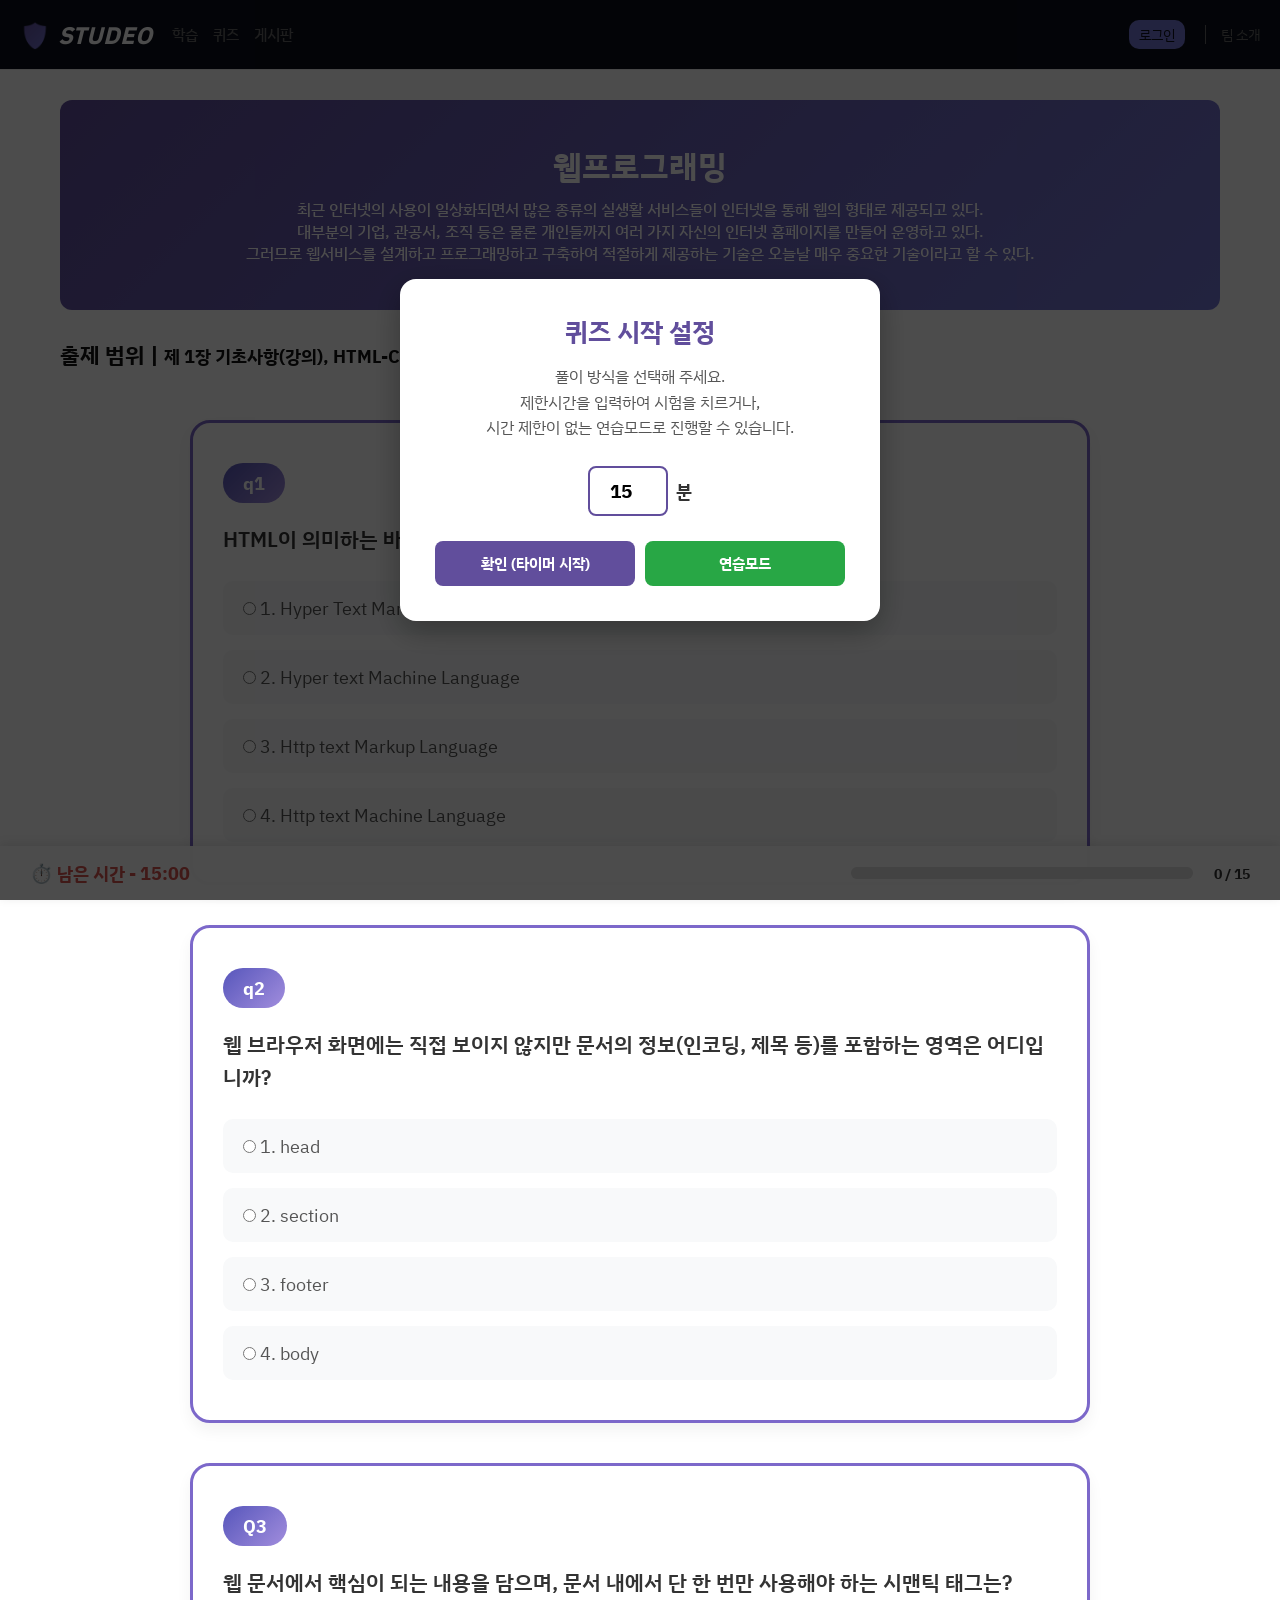
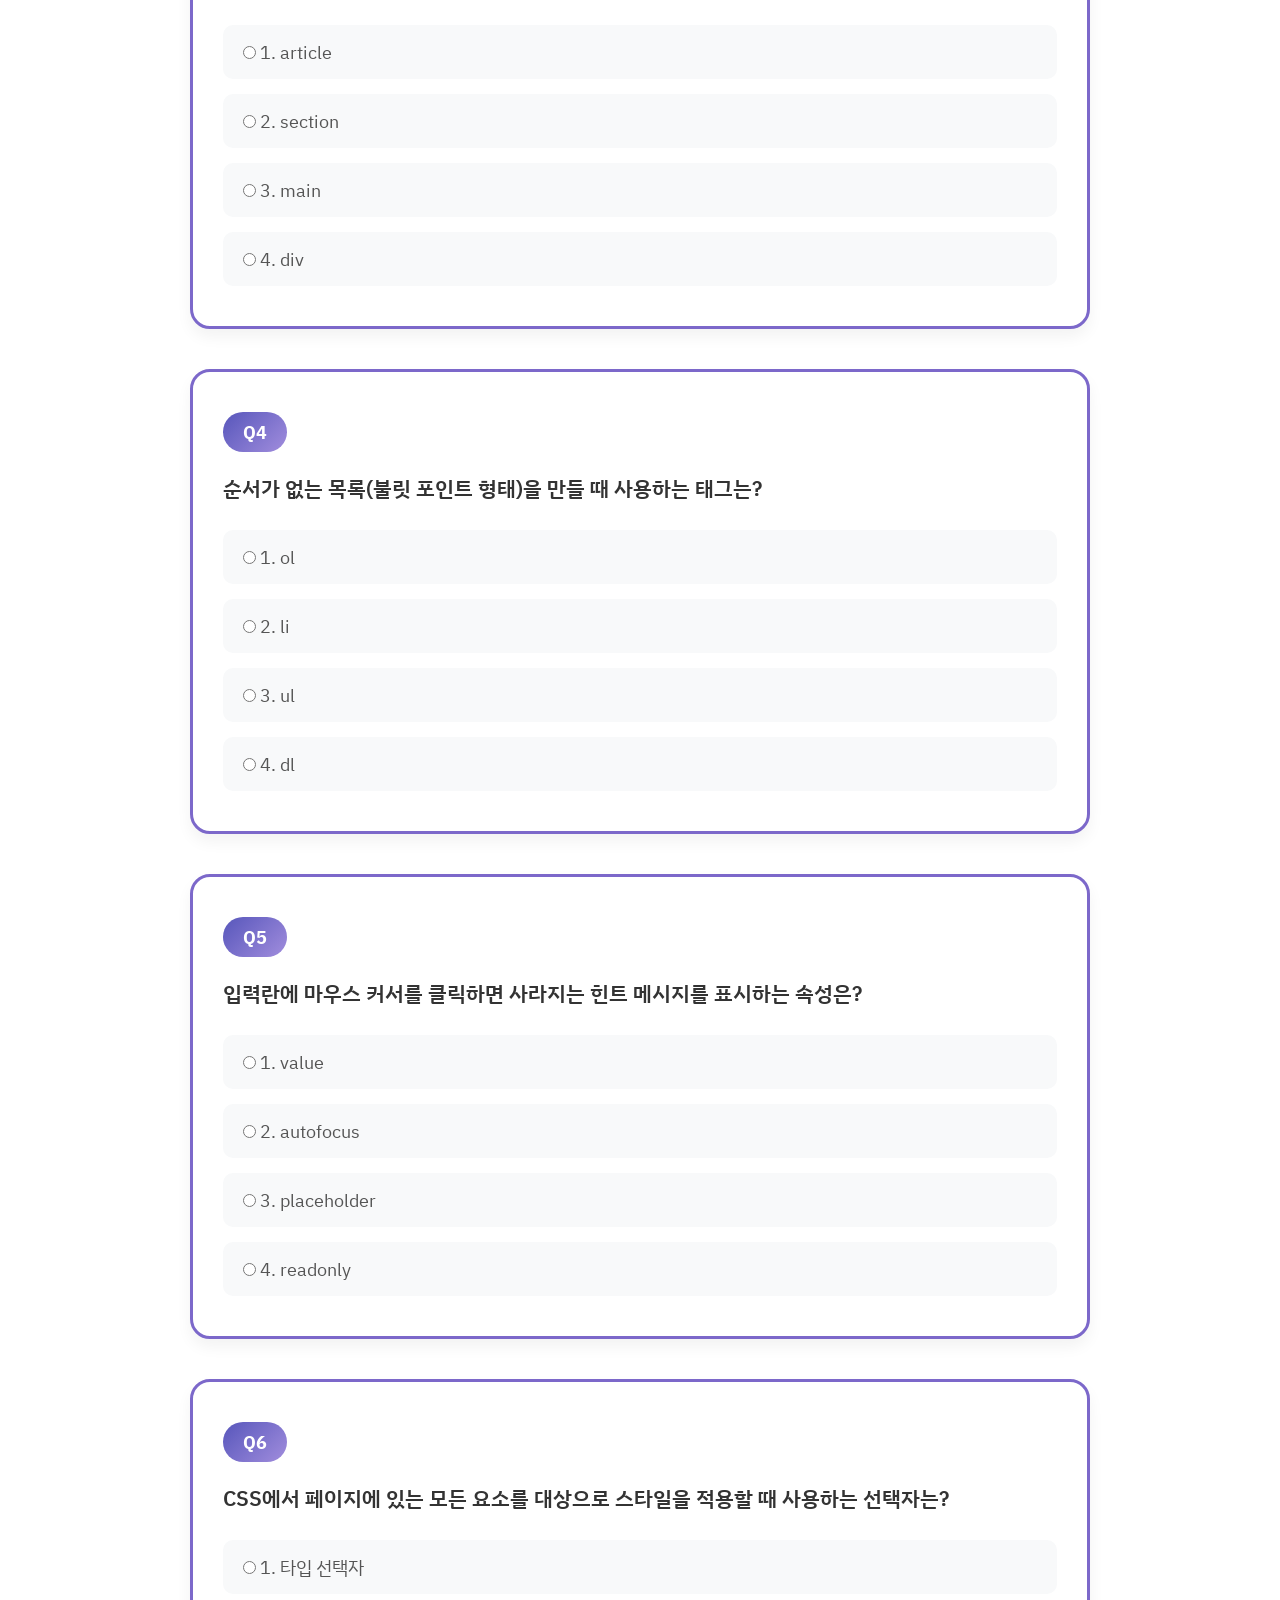
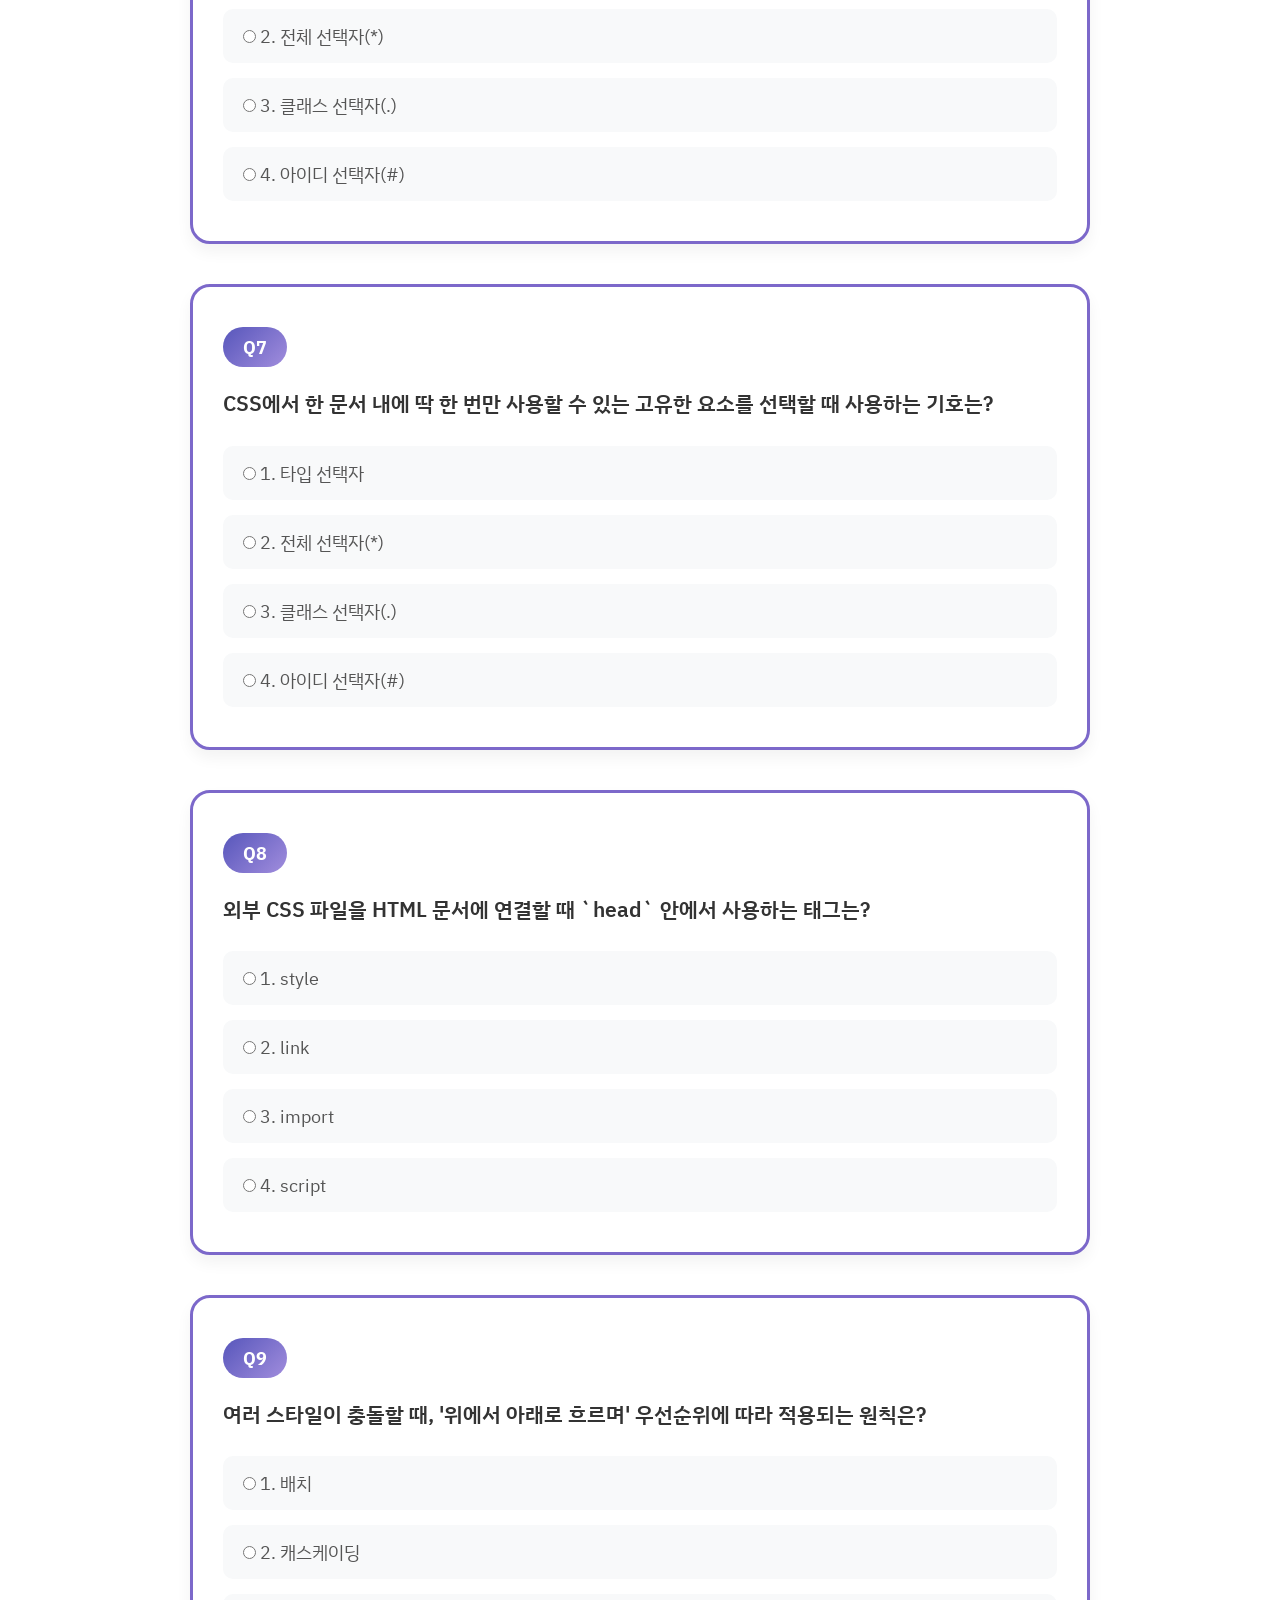
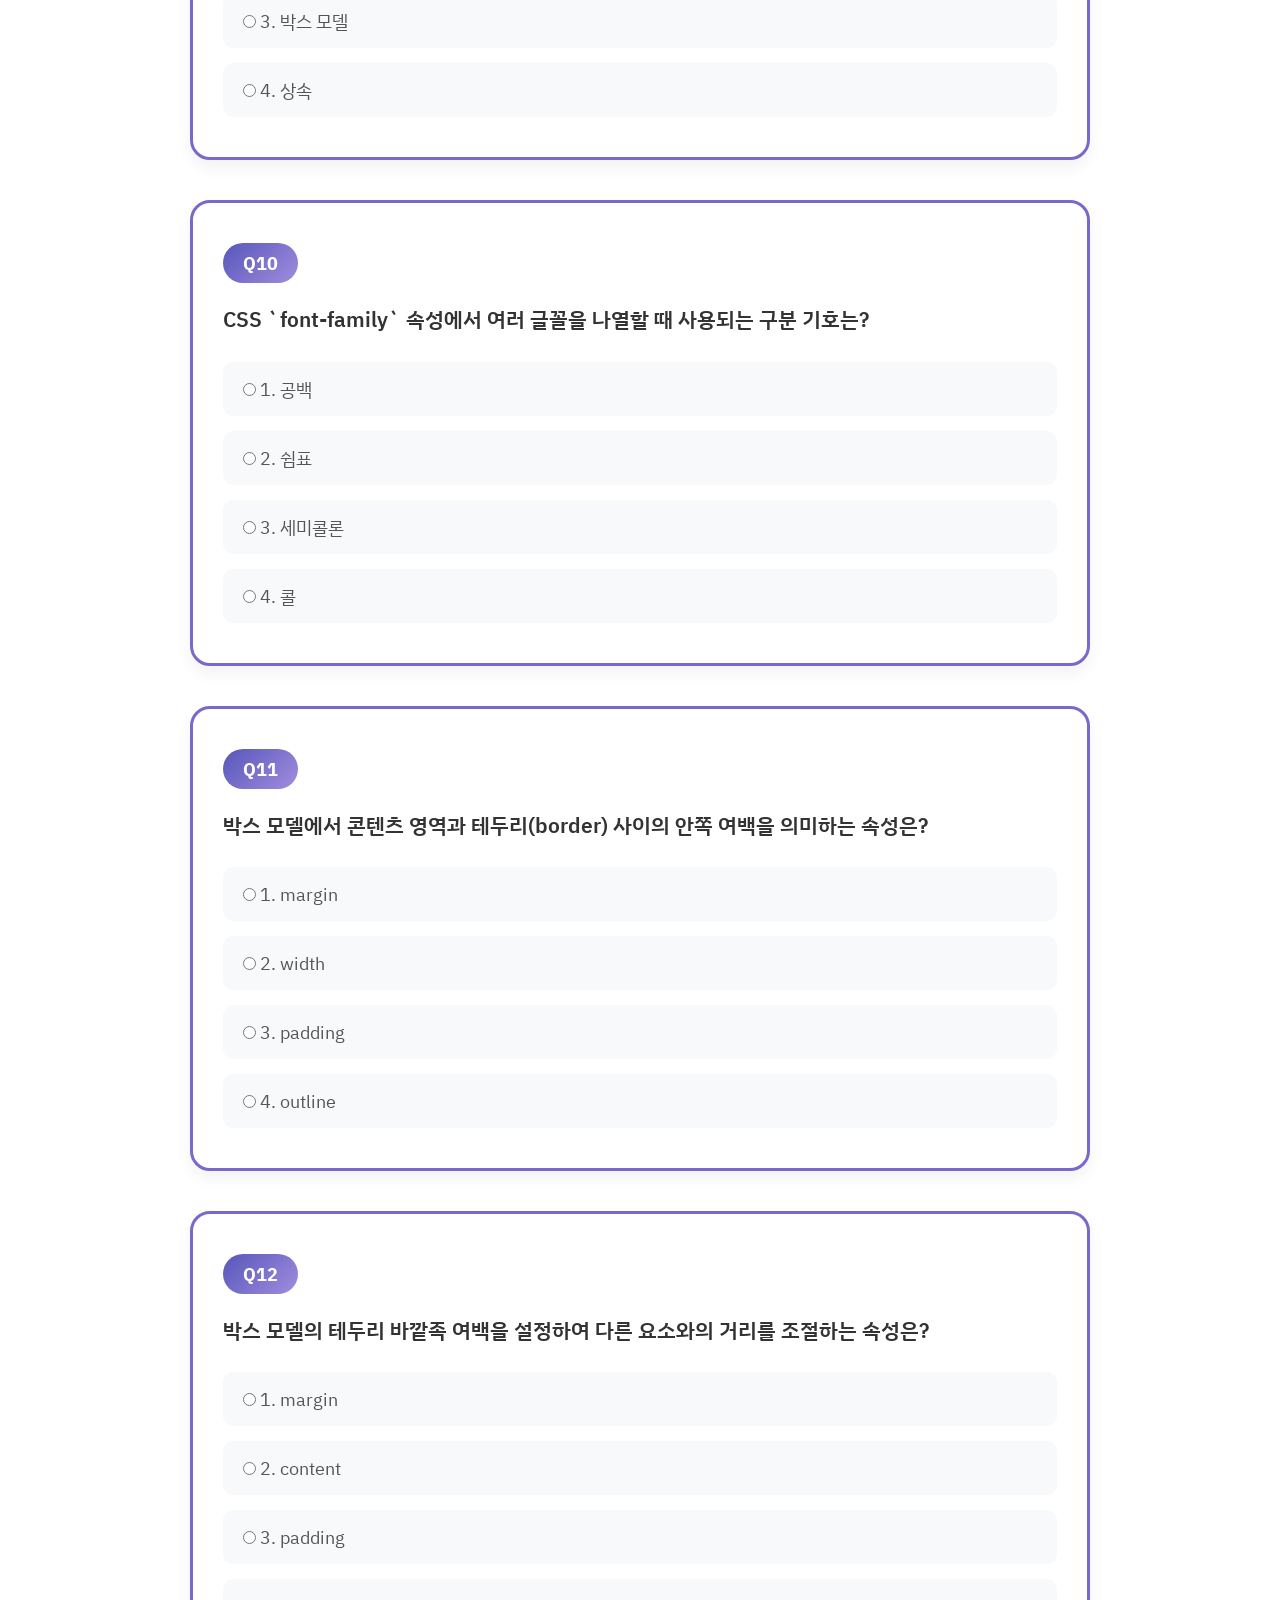
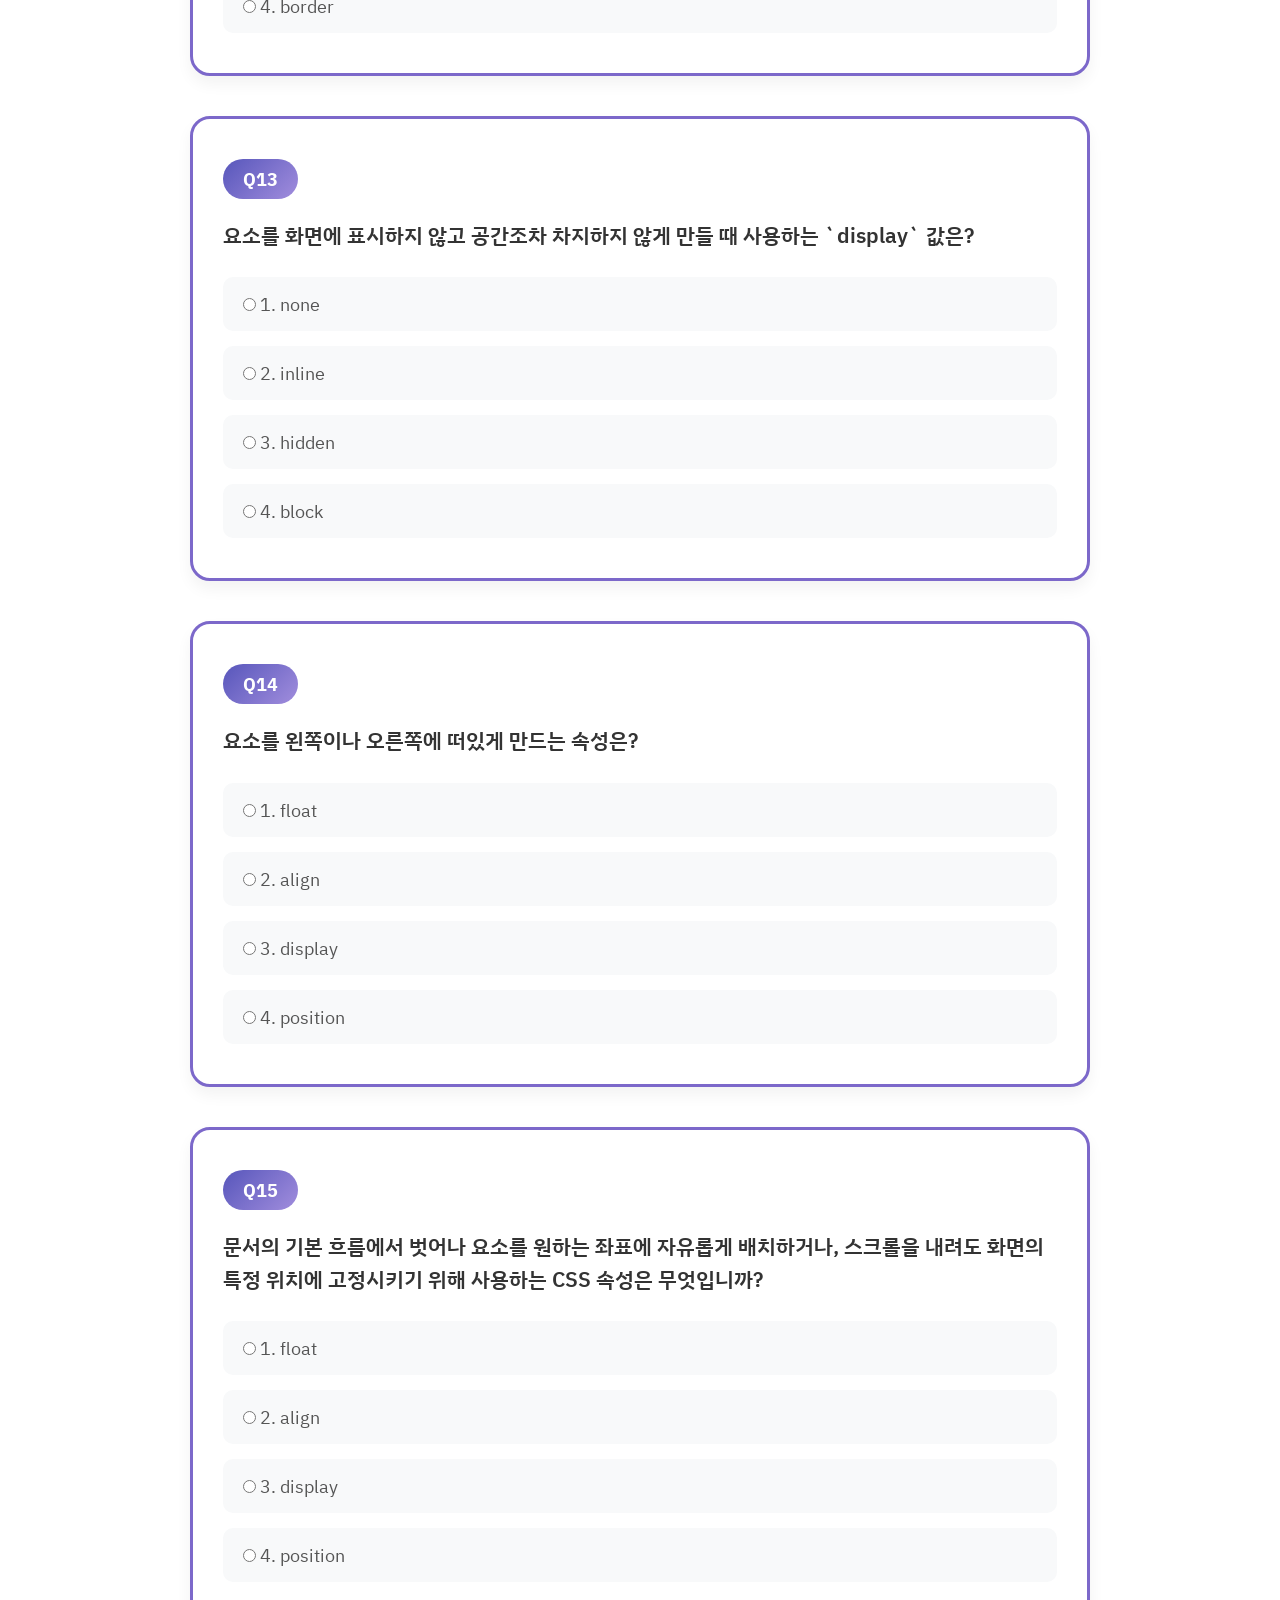
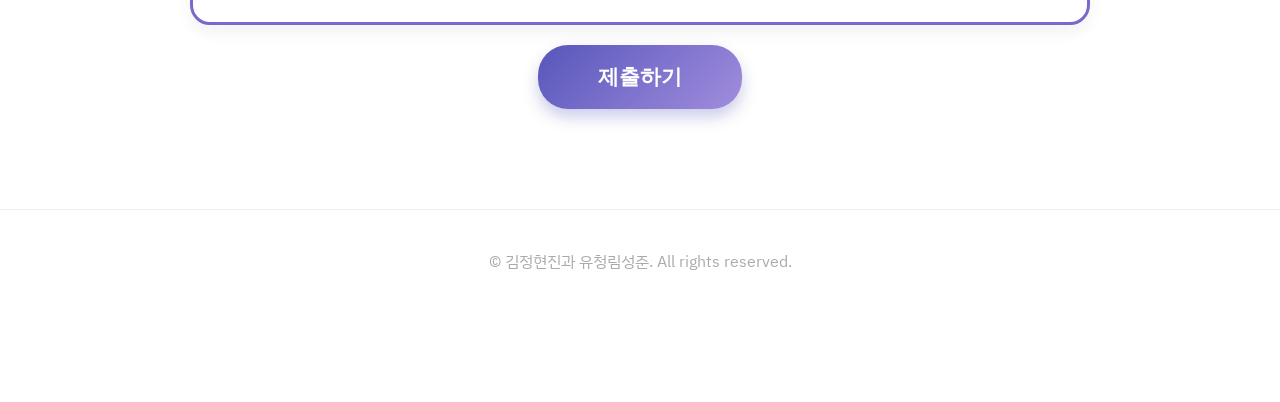
<file: src/pages/quiz/web.html>
<!doctype html>
<html lang="ko">
  <head>
    <meta charset="UTF-8" />
    <meta name="viewport" content="width=device-width, initial-scale=1.0" />
    <title>STUDEO</title>
    <link rel="preconnect" href="https://fonts.googleapis.com" />
    <link rel="preconnect" href="https://fonts.gstatic.com" crossorigin />
    <link
      href="https://fonts.googleapis.com/css2?family=IBM+Plex+Sans+KR&display=swap"
      rel="stylesheet"
    />
    <link rel="stylesheet" href="../../style/style.css" />
    <link rel="stylesheet" href="../../style/banner.css" />
    <link rel="stylesheet" href="../../style/card.css" />
    <link rel="stylesheet" href="../../style/question.css" />
    <link rel="stylesheet" href="../../style/quiz.css" />
  </head>
  <body>
    <div class="sticky-status-bar">
      <div class="status-timer" id="timer-display">⏱️ 남은 시간 - 15:00</div>
      <div class="status-progress-container">
        <div class="status-progress-bar">
          <div class="status-progress-fill" id="progress-fill"></div>
        </div>
        <div class="status-progress-text" id="progress-text">0 / 15</div>
      </div>
    </div>
    <header>
      <div class="header-left">
        <a href="/index.html" class="logo">
          <span
            style="
              background: linear-gradient(135deg, #614e9c, #7476d4);
              -webkit-background-clip: text;
              -webkit-text-fill-color: transparent;
            "
            >🛡️</span
          ><span style="font-style: italic">STUDEO</span>
        </a>
        <img
          src="/assets/list.png"
          alt=""
          class="menu-toggle"
          id="mobile-menu"
        />
        <ul class="nav-links">
          <li><a href="/src/pages/learn.html">학습</a></li>
          <li><a href="/src/pages/quiz/quizzes.html">퀴즈</a></li>
          <li><a href="/src/pages/community.html">게시판</a></li>
          <li class="member-only">
            <a href="/src/pages/mistake.html">오답 노트</a>
          </li>
        </ul>
      </div>

      <div class="header-right">
        <div class="login"><a href="/src/pages/login.html">로그인</a></div>
        <a href="/src/pages/mypage.html" class="mypage-link member-only">
          <img src="/assets/mypage-icon.png" alt="프로필 이미지" />
        </a>
        <a href="/src/pages/team.html" class="team-link">팀 소개</a>
      </div>
    </header>

    <div class="container">
      <div class="banner" id="main-banner">
        <div class="banner-text" id="main-banner-text">
          <h1>웹프로그래밍</h1>
          <h3>
            최근 인터넷의 사용이 일상화되면서 많은 종류의 실생활 서비스들이
            인터넷을 통해 웹의 형태로 제공되고 있다.<br />
            대부분의 기업, 관공서, 조직 등은 물론 개인들까지 여러 가지 자신의
            인터넷 홈페이지를 만들어 운영하고 있다.<br />
            그러므로 웹서비스를 설계하고 프로그래밍하고 구축하여 적절하게
            제공하는 기술은 오늘날 매우 중요한 기술이라고 할 수 있다.
          </h3>
        </div>
      </div>

      <div class="tabs">
        <span
          >출제 범위 |
          <span style="font-size: smaller">
            제 1장 기초사항(강의), HTML-CSS
          </span></span
        >
      </div>
    </div>

    <div class="question_list">
      <div class="question_box" data-qnum="wq1">
        <div class="q_num">q1</div>
        <p class="q_text">HTML이 의미하는 바는 무엇인가</p>
        <div class="q_choices">
          <label
            ><input type="radio" name="wq1" value="1" /> 1. Hyper Text Markup
            Language</label
          >
          <label
            ><input type="radio" name="wq1" value="2" /> 2. Hyper text Machine
            Language</label
          >
          <label
            ><input type="radio" name="wq1" value="3" /> 3. Http text Markup
            Language</label
          >
          <label
            ><input type="radio" name="wq1" value="4" /> 4. Http text Machine
            Language</label
          >
        </div>
      </div>

      <div class="question_box" data-qnum="wq2">
        <div class="q_num">q2</div>
        <p class="q_text">
          웹 브라우저 화면에는 직접 보이지 않지만 문서의 정보(인코딩, 제목 등)를
          포함하는 영역은 어디입니까?
        </p>
        <div class="q_choices">
          <label><input type="radio" name="wq2" value="1" /> 1. head</label>
          <label><input type="radio" name="wq2" value="2" /> 2. section</label>
          <label><input type="radio" name="wq2" value="3" /> 3. footer</label>
          <label><input type="radio" name="wq2" value="4" /> 4. body</label>
        </div>
      </div>

      <div class="question_box" data-qnum="wq3">
        <div class="q_num">Q3</div>
        <p class="q_text">
          웹 문서에서 핵심이 되는 내용을 담으며, 문서 내에서 단 한 번만 사용해야
          하는 시맨틱 태그는?
        </p>
        <div class="q_choices">
          <label><input type="radio" name="wq3" value="1" /> 1. article</label>
          <label><input type="radio" name="wq3" value="2" /> 2. section</label>
          <label><input type="radio" name="wq3" value="3" /> 3. main</label>
          <label><input type="radio" name="wq3" value="4" /> 4. div</label>
        </div>
      </div>

      <div class="question_box" data-qnum="wq4">
        <div class="q_num">Q4</div>
        <p class="q_text">
          순서가 없는 목록(불릿 포인트 형태)을 만들 때 사용하는 태그는?
        </p>
        <div class="q_choices">
          <label><input type="radio" name="wq4" value="1" /> 1. ol</label>
          <label><input type="radio" name="wq4" value="2" /> 2. li</label>
          <label><input type="radio" name="wq4" value="3" /> 3. ul</label>
          <label><input type="radio" name="wq4" value="4" /> 4. dl</label>
        </div>
      </div>

      <div class="question_box" data-qnum="wq5">
        <div class="q_num">Q5</div>
        <p class="q_text">
          입력란에 마우스 커서를 클릭하면 사라지는 힌트 메시지를 표시하는
          속성은?
        </p>
        <div class="q_choices">
          <label><input type="radio" name="wq5" value="1" /> 1. value</label>
          <label
            ><input type="radio" name="wq5" value="2" /> 2. autofocus</label
          >
          <label
            ><input type="radio" name="wq5" value="3" /> 3. placeholder</label
          >
          <label><input type="radio" name="wq5" value="4" /> 4. readonly</label>
        </div>
      </div>

      <div class="question_box" data-qnum="wq6">
        <div class="q_num">Q6</div>
        <p class="q_text">
          CSS에서 페이지에 있는 모든 요소를 대상으로 스타일을 적용할 때 사용하는
          선택자는?
        </p>
        <div class="q_choices">
          <label
            ><input type="radio" name="wq6" value="1" /> 1. 타입 선택자</label
          >
          <label
            ><input type="radio" name="wq6" value="2" /> 2. 전체
            선택자(*)</label
          >
          <label
            ><input type="radio" name="wq6" value="3" /> 3. 클래스
            선택자(.)</label
          >
          <label
            ><input type="radio" name="wq6" value="4" /> 4. 아이디
            선택자(#)</label
          >
        </div>
      </div>

      <div class="question_box" data-qnum="wq7">
        <div class="q_num">Q7</div>
        <p class="q_text">
          CSS에서 한 문서 내에 딱 한 번만 사용할 수 있는 고유한 요소를 선택할 때
          사용하는 기호는?
        </p>
        <div class="q_choices">
          <label
            ><input type="radio" name="wq7" value="1" /> 1. 타입 선택자</label
          >
          <label
            ><input type="radio" name="wq7" value="2" /> 2. 전체
            선택자(*)</label
          >
          <label
            ><input type="radio" name="wq7" value="3" /> 3. 클래스
            선택자(.)</label
          >
          <label
            ><input type="radio" name="wq7" value="4" /> 4. 아이디
            선택자(#)</label
          >
        </div>
      </div>

      <div class="question_box" data-qnum="wq8">
        <div class="q_num">Q8</div>
        <p class="q_text">
          외부 CSS 파일을 HTML 문서에 연결할 때 `head` 안에서 사용하는 태그는?
        </p>
        <div class="q_choices">
          <label><input type="radio" name="wq8" value="1" /> 1. style</label>
          <label><input type="radio" name="wq8" value="2" /> 2. link</label>
          <label><input type="radio" name="wq8" value="3" /> 3. import</label>
          <label><input type="radio" name="wq8" value="4" /> 4. script</label>
        </div>
      </div>

      <div class="question_box" data-qnum="wq9">
        <div class="q_num">Q9</div>
        <p class="q_text">
          여러 스타일이 충돌할 때, '위에서 아래로 흐르며' 우선순위에 따라
          적용되는 원칙은?
        </p>

        <div class="q_choices">
          <label><input type="radio" name="wq9" value="1" /> 1. 배치</label>
          <label
            ><input type="radio" name="wq9" value="2" /> 2. 캐스케이딩</label
          >
          <label
            ><input type="radio" name="wq9" value="3" /> 3. 박스 모델</label
          >
          <label><input type="radio" name="wq9" value="4" /> 4. 상속</label>
        </div>
      </div>

      <div class="question_box" data-qnum="wq10">
        <div class="q_num">Q10</div>
        <p class="q_text">
          CSS `font-family` 속성에서 여러 글꼴을 나열할 때 사용되는 구분 기호는?
        </p>

        <div class="q_choices">
          <label><input type="radio" name="wq10" value="1" /> 1. 공백</label>
          <label><input type="radio" name="wq10" value="2" /> 2. 쉼표</label>
          <label
            ><input type="radio" name="wq10" value="3" /> 3. 세미콜론</label
          >
          <label><input type="radio" name="wq10" value="4" /> 4. 콜</label>
        </div>
      </div>

      <div class="question_box" data-qnum="wq11">
        <div class="q_num">Q11</div>
        <p class="q_text">
          박스 모델에서 콘텐츠 영역과 테두리(border) 사이의 안쪽 여백을 의미하는
          속성은?
        </p>

        <div class="q_choices">
          <label><input type="radio" name="wq11" value="1" /> 1. margin</label>
          <label><input type="radio" name="wq11" value="2" /> 2. width</label>
          <label><input type="radio" name="wq11" value="3" /> 3. padding</label>
          <label><input type="radio" name="wq11" value="4" /> 4. outline</label>
        </div>
      </div>

      <div class="question_box" data-qnum="wq12">
        <div class="q_num">Q12</div>
        <p class="q_text">
          박스 모델의 테두리 바깥족 여백을 설정하여 다른 요소와의 거리를
          조절하는 속성은?
        </p>
        <div class="q_choices">
          <label><input type="radio" name="wq12" value="1" /> 1. margin</label>
          <label><input type="radio" name="wq12" value="2" /> 2. content</label>
          <label><input type="radio" name="wq12" value="3" /> 3. padding</label>
          <label><input type="radio" name="wq12" value="4" /> 4. border</label>
        </div>
      </div>

      <div class="question_box" data-qnum="wq13">
        <div class="q_num">Q13</div>
        <p class="q_text">
          요소를 화면에 표시하지 않고 공간조차 차지하지 않게 만들 때 사용하는
          `display` 값은?
        </p>
        <div class="q_choices">
          <label><input type="radio" name="wq13" value="1" /> 1. none</label>
          <label><input type="radio" name="wq13" value="2" /> 2. inline</label>
          <label><input type="radio" name="wq13" value="3" /> 3. hidden</label>
          <label><input type="radio" name="wq13" value="4" /> 4. block</label>
        </div>
      </div>

      <div class="question_box" data-qnum="wq14">
        <div class="q_num">Q14</div>
        <p class="q_text">요소를 왼쪽이나 오른쪽에 떠있게 만드는 속성은?</p>
        <div class="q_choices">
          <label><input type="radio" name="wq14" value="1" /> 1. float</label>
          <label><input type="radio" name="wq14" value="2" /> 2. align</label>
          <label><input type="radio" name="wq14" value="3" /> 3. display</label>
          <label
            ><input type="radio" name="wq14" value="4" /> 4. position</label
          >
        </div>
      </div>

      <div class="question_box" data-qnum="wq15">
        <div class="q_num">Q15</div>
        <p class="q_text">
          문서의 기본 흐름에서 벗어나 요소를 원하는 좌표에 자유롭게 배치하거나,
          스크롤을 내려도 화면의 특정 위치에 고정시키기 위해 사용하는 CSS 속성은
          무엇입니까?
        </p>
        <div class="q_choices">
          <label><input type="radio" name="wq15" value="1" /> 1. float</label>
          <label><input type="radio" name="wq15" value="2" /> 2. align</label>
          <label><input type="radio" name="wq15" value="3" /> 3. display</label>
          <label
            ><input type="radio" name="wq15" value="4" /> 4. position</label
          >
        </div>
      </div>
    </div>
    <div class="submit_box">
      <button type="button" class="btn_submit" id="btn-submit">제출하기</button>
    </div>

    <div class="custom-modal-overlay" id="result-modal">
      <div class="custom-modal">
        <h2 id="modal-title">퀴즈 결과</h2>
        <p id="modal-content">정답: -개 / 오답: -개</p>
        <div class="custom-modal-buttons">
          <button type="button" class="btn-close" id="btn-modal-close">
            확인
          </button>
          <a href="wrong_notes.html" class="btn-wrong-notes"
            >오답노트 바로가기</a
          >
        </div>
      </div>
    </div>

    <footer>© 김정현진과 유청림성준. All rights reserved.</footer>
    <script src="/src/script/main.js"></script>
    <script src="../../script/quiz.js"></script>
  </body>
</html>
</file>
<file: src/style/style.css>
/* 기본 설정 */
* {
  margin: 0;
  padding: 0;
  box-sizing: border-box;
  font-family: 'IBM Plex Sans KR', sans-serif;
}

body {
  background-color: #ffffff;
  color: #333;
  -ms-overflow-style: none;
}
::-webkit-scrollbar {
  display: none;
}
/* 
body.index-page {
  background: radial-gradient(circle 300px, #383e4f, #0b0f1a);
} */

a {
  text-decoration: none;
  color: inherit;
}
ul {
  list-style: none;
}

/* 컨테이너 */
.container {
  max-width: 1200px;
  margin: 0 auto;
  padding: 0 20px;
}

/* 헤더 */
header {
  display: flex;
  justify-content: space-between;
  align-items: center;
  height: 70px;
  background-color: #0b0f1a;
  padding: 0 20px;
  transition:
    background-color 0.3s ease,
    border-bottom 0.3s ease;
}

header:not(.main-header) {
  border-bottom: 1px solid #eee;
}

.header-left,
.header-right {
  display: flex;
  align-items: center;
  gap: 20px;
}

.logo {
  font-size: 24px;
  font-weight: bold;
  color: #ffffff;
  display: flex;
  align-items: center;
  gap: 8px;
}

.nav-links {
  display: flex;
  gap: 15px;
  font-size: 15px;
  font-weight: 500;
  color: #666;
}

.nav-links li.active {
  color: #7476d4;
  font-weight: bold;
  position: relative;
}

.nav-links li.active::after {
  content: '';
  position: absolute;
  bottom: -25px;
  left: 0;
  width: 100%;
  height: 3px;
  background-color: #7476d4;
}

.menu-toggle {
  cursor: pointer;
  width: 20px;
  display: none;
  margin-left: auto;
}

.mypage-link {
  width: 20px;
  height: 20px;
  /* border-radius: 50%; */
  /* overflow: hidden; */
}

.mypage-link img {
  width: 100%;
  height: 100%;
  object-fit: cover;
}

.team-link {
  font-size: 14px;
  color: #666;
  border-left: 1px solid #666;
  padding-left: 15px;
}

.login {
  display: flex;
  align-items: center;
  justify-content: center;
  padding: 5px 10px;
  border-radius: 10px;
  background-color: #7476d4;
  color: #0b0f1a;
  font-size: 14px;
}

body.main-page .login {
  color: #ffffff;
}

body.main-page .mypage-link.member-only img {
  filter: brightness(0) saturate(100%);
}

.login-container {
  margin: 170px auto;
  padding: 50px 40px;
  display: flex;
  flex-direction: column;
  gap: 10px;
  border-radius: 10px;
  border: 2px solid #f5f5f5;
  width: 400px;
}

.login-button {
  background-color: #7476d4;
  color: white;
  border: none;
  border-radius: 5px;
  padding: 5px;
  cursor: pointer;
}

.password-field {
  position: relative;
}

.password-field .input {
  width: 100%;
  padding-right: 46px;
}

.password-toggle {
  position: absolute;
  right: 10px;
  top: 50%;
  transform: translateY(-50%);
  width: 18px;
  height: 18px;
  border: none;
  background-color: transparent;
  background-repeat: no-repeat;
  background-position: center;
  background-size: contain;
  cursor: pointer;
}

.password-toggle:focus {
  outline: none;
}

.login-container .input {
  color: #000;
  padding: 5px 10px;
  border: 1px solid #ccc;
  border-radius: 5px;
}

#sign-link:hover {
  color: #7476d4;
}

/* 탭 메뉴 */
.tabs {
  display: flex;
  gap: 20px;
  font-size: 22px;
  font-weight: bold;
  margin-bottom: 20px;
}

.tabs span {
  color: #111;
}

.tabs span.inactive {
  color: #bbb;
}

/* ----------- 검색창 ----------- */
.search-container {
  margin-bottom: 30px;
}

.search-input {
  width: 100%;
  padding: 15px 20px;
  border: 1px solid #eaeaea;
  border-radius: 8px;
  font-size: 15px;
  background-color: #fafafa;
}

/* ----------- 메인 레이아웃 ----------- */
.main-content {
  display: flex;
  gap: 40px;
  margin-bottom: 50px;
}

.top-tittle {
  display: flex;
}

/* 버튼 기본 스타일 초기화 */
.btn-back {
  background: none;
  border: none;
  padding: 8px; /* 터치 영역 확보 */
  cursor: pointer;
  display: inline-flex;
  align-items: center;
  justify-content: center;
}

/* 뒤로가기 화살표 아이콘 */
.icon-back {
  width: 24px; /* 화살표 너비 */
  height: 24px; /* 화살표 높이 */
  background-color: #0b0f1a;

  /* 마스크 경로 설정 */
  -webkit-mask-image: url('../../assets/left-chevron.png');
  mask-image: url('../../assets/left-chevron.png');

  /* 마스크 속성 최적화 */
  -webkit-mask-size: contain;
  mask-size: contain;
  -webkit-mask-repeat: no-repeat;
  mask-repeat: no-repeat;
  -webkit-mask-position: center;
  mask-position: center;
}

/* ----------- 사이드바 필터 ----------- */
.sidebar {
  width: 220px;
  flex-shrink: 0;
}

.filter-header {
  display: flex;
  justify-content: space-between;
  align-items: center;
  margin-bottom: 20px;
  font-weight: bold;
}

.filter-reset {
  font-size: 12px;
  color: #888;
  font-weight: normal;
}

.filter-group {
  margin-bottom: 25px;
}

.filter-group h4 {
  font-size: 14px;
  color: #555;
  margin-bottom: 12px;
}

.filter-item {
  display: flex;
  align-items: center;
  gap: 10px;
  margin-bottom: 10px;
  font-size: 14px;
  color: #666;
}

.filter-item input[type='checkbox'] {
  width: 16px;
  height: 16px;
  border: 1px solid #ccc;
  border-radius: 4px;
}

/* ----------- 카드 리스트 영역 ----------- */
.content-area {
  flex-grow: 1;
}

.content-header {
  display: flex;
  justify-content: space-between;
  align-items: center;
  margin-bottom: 20px;
}

.content-header h2 {
  font-size: 18px;
}

.content-header h2 span {
  color: #888;
  font-weight: normal;
}

.sort-select {
  padding: 6px 10px;
  border: 1px solid #eee;
  border-radius: 6px;
  font-size: 13px;
}

footer {
  margin-top: 80px;
  padding: 40px;
  border-top: 1px solid #eee;
  text-align: center;
  color: #aaa;
  /* max-height: 100px; */
}

/* ===== 모바일 대응 ===== */
@media (max-width: 768px) {
  .main-content {
    display: flex;
    flex-direction: column;
    gap: 20px;
  }

  .sidebar {
    width: 100%;
  }

  .content-area {
    width: 100%;
  }

  /* 1. 토글 버튼 노출 및 위치 고정 */
  .menu-toggle {
    display: block;
    position: absolute;
    right: 15px;
    top: 20px; /* 헤더 패딩에 맞춰 조절하세요 */
  }

  /* 2. 헤더 구조를 세로 배열로 변경 */
  header.header {
    flex-direction: column;
    align-items: flex-start;
    height: auto;
    padding: 15px;
    position: relative;
  }

  .header-left {
    width: 100%;
    flex-direction: column;
    align-items: flex-start;
  }

  /* 로고 영역은 상단 고정 */
  .header-left .logo {
    margin-bottom: 10px;
  }

  /* 3. 기본 상태에서 메뉴 숨기기 */
  .nav-links,
  .header-right {
    display: none;
    width: 100%;
    flex-direction: column;
    gap: 0;
    padding: 0;
  }

  /* 4. 자바스크립트로 active 클래스가 붙었을 때만 노출 */
  .nav-links.active,
  .header-right.active {
    display: flex;
  }

  /* 5. 모바일 메뉴 내부 스타일 정렬 */
  .nav-links li,
  .header-right > div,
  .header-right > a {
    width: 100%;
    text-align: center;
    padding: 12px 0;
    border-top: 1px solid rgba(0, 0, 0, 0.05); /* 디자인에 따라 색상 조절 가능 */
  }

  .header-right {
    margin-top: 0;
    justify-content: center;
    align-items: center;
  }

  .team-link {
    border: none !important;
    padding: 12px 0 !important;
  }
}

/* ===================================================
   ✅ [인덱스 배경전환 적용] 모바일 대응 반응형 스타일 (768px 이하)
   =================================================== */
@media (max-width: 768px) {
  /* [공통] 메인 레이아웃 세로 정렬 */
  .main-content {
    display: flex;
    flex-direction: column;
    gap: 20px;
  }

  .sidebar,
  .content-area {
    width: 100%;
  }

  .login-container {
    width: 300px;
  }

  /* -----------------------------------------------
     1. index 외의 일반 페이지 (서브 페이지) 모바일 헤더
     ----------------------------------------------- */
  body:not(.main-page) header {
    flex-direction: column !important;
    align-items: flex-start !important;
    height: auto !important;
    padding: 12px 20px !important;
    position: relative !important;
    background-color: #0b0f1a !important; /* 서브페이지는 기존 어두운 배경 유지 */
  }

  body:not(.main-page) .header-left,
  body:not(.main-page) .header-right {
    width: 100% !important;
    flex-direction: column !important;
    align-items: center !important;
    gap: 0 !important;
    display: none;
  }

  body:not(.main-page) .header-left {
    display: flex !important;
  }
  body:not(.main-page) .header-left .logo {
    align-self: flex-start !important;
    margin-bottom: 8px;
  }

  body:not(.main-page) .menu-toggle {
    display: block !important;
    position: absolute !important;
    right: 20px;
    top: 20px;
    cursor: pointer;
    filter: none !important; /* 원본 색상 유지 */
  }

  body:not(.main-page) .nav-links {
    display: none !important;
    width: 100% !important;
  }

  body:not(.main-page) .nav-links.active,
  body:not(.main-page) .header-right.active {
    display: flex !important;
    flex-direction: column !important;
    align-items: center !important;
    width: 100% !important;
  }

  body:not(.main-page) .nav-links li,
  body:not(.main-page) .header-right > div,
  body:not(.main-page) .header-right > a {
    display: block !important;
    width: 100% !important;
    text-align: center !important;
    padding: 10px 0 !important;
    font-size: 15px !important;
    color: #ffffff !important;
    border-top: 1px solid rgba(255, 255, 255, 0.1) !important;
    box-sizing: border-box !important;
    line-height: 1.4 !important;
  }

  .member-only[style*='display: none'] {
    display: none !important;
  }

  body:not(.main-page) .nav-links li.active::after {
    bottom: 3px !important;
    width: 55px !important;
    left: 50% !important;
    transform: translateX(-50%) !important;
  }
  body:not(.main-page) .nav-links li.active {
    color: #7476d4 !important;
    font-weight: bold;
  }

  /* -----------------------------------------------
     2. index 페이지 (body.main-page) 전용 모바일 헤더
     ----------------------------------------------- */
  /* 기본 상태: 배경 투명화 */
  body.main-page header.header {
    flex-direction: column;
    align-items: flex-start;
    height: auto;
    padding: 12px 15px;
    position: fixed;
    width: 100%;
    background-color: transparent !important;
    border-bottom: none !important;
    transition:
      background-color 0.3s ease,
      box-shadow 0.3s ease;
    z-index: 9999;
  }

  /* 토글이 켜졌거나 스크롤이 내려갔을 때: 배경 흰색 */
  body.main-page header.header.scrolled {
    background-color: #ffffff !important;
    box-shadow: 0 2px 10px rgba(0, 0, 0, 0.05);
  }

  body.main-page .header-left {
    width: 100%;
    flex-direction: column;
    align-items: flex-start;
  }

  body.main-page .header-left .logo {
    margin-bottom: 8px;
  }

  /* 🎯 [수정] 인덱스 토글 아이콘 초기 상태: filter를 제거하여 원본 검은색 이미지 노출 */
  body.main-page .menu-toggle {
    display: block;
    position: absolute;
    right: 15px;
    top: 18px;
    cursor: pointer;
    filter: none !important; /* 원래 업로드하신 검은색 list.png 그대로 출력 */
    transition: filter 0.3s ease;
  }

  /* 🎯 [수정] 스크롤이 내려가거나 토글이 열려 배경이 하얗게 변했을 때만 #0b0f1a 색상 필터 적용 */
  body.main-page header.header.scrolled .menu-toggle {
    filter: brightness(0) invert(6%) sepia(21%) saturate(2371%)
      hue-rotate(196deg) brightness(97%) contrast(97%) !important;
  }

  /* -----------------------------------------------
     3. 기타 모바일 공통 세부 컴포넌트 조정
     ----------------------------------------------- */
  /* 로그인 버튼 규격 최적화 */
  .login {
    width: 90% !important;
    max-width: 280px;
    margin: 8px auto !important;
    padding: 8px !important;
    background-color: #7476d4 !important;
    border-radius: 8px;
    display: block !important;
  }

  .header-right .login[style*='display: none'] {
    display: none !important;
  }

  /* 인덱스 페이지 모바일 로그인 텍스트 색상 대응 */
  body.main-page .login a {
    color: #ffffff !important;
  }
  body:not(.main-page) .login a {
    color: #0b0f1a !important;
  }

  /* 마이페이지 프로필 박스 두께 슬림화 */
  .mypage-link {
    display: block !important;
    width: 100% !important;
    border-top: 1px solid rgba(255, 255, 255, 0.1) !important;
    padding: 6px 0 !important;
    margin: 0 auto !important;
    box-sizing: border-box !important;
    height: auto !important;
  }

  body.main-page .mypage-link {
    border-top: 1px solid rgba(0, 0, 0, 0.05) !important;
  }

  .mypage-link img {
    width: 36px !important;
    height: 36px !important;
    display: block !important;
    margin: 0 auto !important;
    border-radius: 50%;
    object-fit: cover;
  }

  .team-link {
    border-left: none !important;
    padding-left: 0 !important;
    line-height: 1.4 !important;
  }
}
</file>
<file: src/style/home.css>
/* =========================/* ================= main 페이지 전용 설정
========================= */
body.main-page {
  background: #ffffff;
  color: #111;
  scroll-snap-type: y mandatory;
}

/* =========================
   ✅ 배경 (Blob 애니메이션)
========================= */
.bg {
  position: fixed;
  width: 100%;
  height: 100%;
  z-index: -1;
  overflow: hidden;
}

.bg::before,
.bg::after {
  content: '';
  position: absolute;
  width: 650px;
  height: 650px;
  border-radius: 50%;
  filter: blur(100px);

  background: radial-gradient(circle, #6c63ff, transparent);
  animation: moveBlob 8s infinite ease-in-out;
}

.bg::after {
  left: 60%;
  top: 50%;
  background: radial-gradient(circle, #8b5cf6, transparent);
  animation-duration: 10s;
}

@keyframes moveBlob {
  0% {
    transform: translate(-30%, -30%) scale(1);
  }
  50% {
    transform: translate(30%, 20%) scale(1.25);
  }
  100% {
    transform: translate(-30%, -30%) scale(1);
  }
}

/* =========================
   ✅ 페이지 구조
========================= */
.page {
  height: 100vh;
  display: flex;
  flex-direction: column;
  align-items: center;

  scroll-snap-align: start;
  text-align: center;
}

/* =========================
   ✅ HERO
========================= */
.hero {
  padding-top: 80px;
  height: calc(100vh - 80px); /* navbar 제외한 전체 높이 */

  display: flex;
  justify-content: center; /* 가로 중앙 */
  align-items: center; /* 세로 중앙 */
}

.hero-content {
  margin: 0; /* 기존 margin 제거 */
  text-align: center; /* 텍스트 중앙 */
}

.hero h1 {
  font-size: 64px;
}

.hero p {
  font-size: 30px;
  margin: 20px 0 30px;
  color: #787777;
}

.hero-btn {
  padding: 12px 20px;
  background: #6c63ff;
  color: white;
  border-radius: 10px;
  font-size: 18px;
}

.hero-btn:hover {
  background: #574fe8;
}

/* =========================
   ✅ ✅ 카드 wrapper (추가된 핵심)
========================= */
.big-card {
  margin-top: 30px;
  padding: 40px;

  display: grid;
  grid-template-columns: repeat(3, 1fr);
  gap: 20px;

  border-radius: 20px;
  background: rgba(255, 255, 255, 0.6);
  backdrop-filter: blur(20px);

  box-shadow: 0 20px 50px rgba(0, 0, 0, 0.1);
}

/* ✅ card.css hover 살짝 강화 */
.big-card .card:hover {
  transform: translateY(-6px);
  box-shadow: 0 15px 40px rgba(108, 99, 255, 0.2);
}

/* =========================
   ✅ 텍스트 애니메이션 (수정됨)
========================= */
.section h2,
.section > p {
  opacity: 0;
  transform: translateY(40px);
  transition: 0.6s ease;
}

.section h2.show,
.section > p.show {
  opacity: 1;
  transform: translateY(0);
}

/* =========================
   ✅ TOP 버튼
========================= */
#topBtn {
  position: fixed;
  bottom: 30px;
  right: 30px;

  width: 50px;
  height: 50px;

  background: #6c63ff;
  color: white;

  border: none;
  border-radius: 50%;

  font-size: 18px;
  cursor: pointer;
  display: none;
}

#topBtn:hover {
  transform: translateY(-4px);
}

/* =========================
   ✅ 메인 페이지 header 투명
========================= */
body.main-page header {
  background: transparent;
  border-bottom: none;
  position: fixed;
  width: 100%;
  z-index: 1000;
}

/* ✅ 글자 색 */
body.main-page .logo {
  color: #111;
}

body.main-page .nav-links {
  color: #111;
}

/* ✅ 카드 애니메이션 (필수) */
.card {
  opacity: 0;
  transform: translateY(40px);
  transition: 0.6s ease;
}

.card.show {
  opacity: 1;
  transform: translateY(0);
}
.section h2 {
  font-size: 36px;
  margin-bottom: 10px;
}

.section > p {
  font-size: 18px;
  color: #787777;
}
.card {
  text-align: left;
}

@media (max-width: 768px) {
  .hero-content h1 {
    margin: auto 25px;
    font-size: 33px;
  }
  .hero-content p {
    font-size: 20px;
  }

  .section {
    margin-bottom: 100px;
  }

  .section p {
    font-size: 17px;
  }

  .big-card {
    grid-template-columns: 1fr;
    width: 310px;
    padding: 20px;
  }
}
</file>
<file: src/style/card.css>
/* 그리드 카드 */
.card-grid {
  display: grid;
  grid-template-columns: repeat(auto-fit, minmax(250px, 1fr));
  gap: 20px;
}
/* 카드를 링크 태그(a)로 변경했으므로 block 요소로 동작하게 수정 */
.card {
  display: block;
  border: 1px solid #fff;
  border-radius: 12px;
  overflow: hidden;
  cursor: pointer;
  transition:
    transform 0.2s ease,
    box-shadow 0.2s ease;
}
.card:hover {
  transform: translateY(-4px);
  box-shadow: 0 8px 16px rgb(0, 0, 0, 0.08);
  border: 1px solid #eee;
}
.card-image {
  height: 160px;
  background-color: #f0f0f0;
  padding: 20px;
  position: relative;
}
.card-image h3 {
  font-size: 22px;
  font-weight: bold;
  color: #333;
}
.bookmark-icon {
  position: absolute;
  top: 0;
  right: 20px;
  width: 20px;
  height: 30px;
}

.bg-pink {
  background-color: #fff0f5;
}
.bg-blue {
  background-color: #f0fbff;
}
.bg-green {
  background-color: #f0fff2;
}
.bg-orange {
  background-color: #fff8f0;
}
.bg-violet {
  background-color: #f5f0ff;
}
.bookmark-pink {
  background-color: #ff4785;
}
.bookmark-blue {
  background-color: #73c8e6;
}
.bookmark-green {
  background-color: #8dec7a;
}
.bookmark-orange {
  background-color: #ffb347;
}
.bookmark-violet {
  background-color: #b19cd9;
}

.card-info {
  padding: 15px 15px;
}
.card-title {
  font-size: 16px;
  font-weight: bold;
  margin-bottom: 10px;
  line-height: 1.4;
}
.card-tags {
  display: flex;
  gap: 6px;
  flex-wrap: wrap;
}
.tag {
  padding: 3px 8px;
  background-color: #f5f5f5;
  color: #666;
  font-size: 11px;
  border-radius: 4px;
  border: 1px solid #eee;
}
.tag-tier {
  color: #e83e8c;
  font-weight: bold;
}
.tag-choice {
  color: #fd7e14;
  font-weight: bold;
}
.tag-essential {
  color: #28a745;
  font-weight: bold;
}

/* 팀원 그리드 스타일 */
.coworker-grid {
  display: grid;
  grid-template-columns: repeat(4, 1fr);
  gap: 20px;
  justify-items: center;
  align-items: start;
}

.coworker {
  padding: 30px 80px;
  border: #eee 1px solid;
  border-radius: 12px;
  text-align: center;
}

.coworker:hover {
  transform: translateY(-4px);
  box-shadow: 0 8px 16px rgba(0, 0, 0, 0.08);
  border: #eee 1px solid;
}

.coworker-photo {
  width: 100px;
  height: 100px;
  /* border-radius: 50%; */
  object-fit: cover;
  margin-bottom: 10px;
}

.coworker-links {
  list-style: none;
  padding: 0;
  margin: 0;
}

.coworker-links li {
  margin: 5px 0;
}

.coworker-links a {
  text-decoration: none;
  color: #007bff;
  transition: color 0.2s;
}

.coworker-links a:hover {
  color: #0056b3;
}
</file>
<file: src/style/community.css>
* {
  box-sizing: border-box;
  margin: 0;
  padding: 0;
}

/* 사이드 바 블록 */
.container {
  max-width: 1200px;
  margin: 2rem auto 3rem;
  padding: 0 1rem 3rem;
  display: flex;
  gap: 24px;
  align-items: flex-start;
}

/* 사이드 바 너비 고정*/
.sidebar {
  width: 250px;
  flex-shrink: 0;
}

/* 사이드 바 메뉴 목록 */
.nav-menu-box {
  display: flex;
  flex-direction: column;
  gap: 4px;
  margin-bottom: 1.5rem;
}

/* 사이드 바 메뉴 항목 */
.nav-item {
  display: flex;
  align-items: center;
  gap: 10px;
  padding: 12px 16px;
  font-size: 14px;
  color: #495057;
  border-radius: 8px;
  cursor: pointer;
  transition: all 0.2s;
}

/* 사이드 바 메뉴 hover */
.nav-item:hover {
  background: #f1f3f5;
}

/* 사이드 바 선택된 메뉴 */
.nav-item.active {
  background: #eeedfe;
  color: #614e9c;
  font-weight: 600;
}

/* 우측 메인 콘텐츠 영역 */
.main {
  flex: 1;
  min-width: 0;
}

/* 취소 버튼 */
.btn {
  padding: 10px 16px;
  border-radius: 8px;
  font-size: 13px;
  font-weight: 500;
  cursor: pointer;
  border: 1px solid #ced4da;
  background: #ffffff;
  color: #495057;
}

/* 글 작성, 등록 버튼 */
.btn-primary {
  background: #614e9c;
  color: #ffffff;
  border: none;
  padding: 10px 16px;
  border-radius: 8px;
  font-size: 13px;
  font-weight: 500;
  cursor: pointer;
}

/* 필터 칩 + 글쓰기 버튼 가로 배치 */
.filter-header {
  display: flex;
  align-items: center;
  justify-content: space-between;
  margin-bottom: 1.5rem;
}

/* filter-header 안에서는 filter-bar 하단 여백 제거 */
.filter-header .filter-bar {
  margin-bottom: 0;
}

/* 필터 칩 목록 */
.filter-bar {
  display: flex;
  gap: 8px;
  margin-bottom: 1.5rem;
}

/* 필터 칩 버튼 */
.chip {
  padding: 6px 16px;
  font-size: 13px;
  border: 1px solid #e9ecef;
  border-radius: 20px;
  background: #ffffff;
  color: #495057;
  cursor: pointer;
}

/* 선택된 필터 칩 */
.chip.on {
  background: #614e9c;
  color: #ffffff;
  border-color: #614e9c;
  font-weight: 600;
}

/* 게시글 목록 표 */
table {
  width: 100%;
  border-collapse: separate;
  border-spacing: 0 12px;
  margin-top: -12px;
}

/* 게시글 한 줄 */
tr {
  background: #fbf9fb;
  border: 1px solid #dddddd;
  border-radius: 12px;
  cursor: pointer;
}

/* 게시글 있는 줄 모션 */
tr.has-item {
  transition:
    transform 0.2s,
    box-shadow 0.2s;
}

/* 게시글 있는 줄 hover */
tr.has-item:hover {
  transform: translateY(-2px);
  box-shadow: 0 4px 12px rgba(97, 78, 156, 0.08);
}

/* 게시글 칸 */
td {
  padding: 20px;
  vertical-align: middle;
}

/* 번호 칸 (맨 왼쪽) */
td:first-child {
  border-top-left-radius: 12px;
  border-bottom-left-radius: 12px;
  padding-right: 0;
  color: #afa9ec;
  font-size: 12px;
}

/* 내용 칸 (맨 오른쪽) */
td:last-child {
  border-top-right-radius: 12px;
  border-bottom-right-radius: 12px;
}

/* 게시글 제목 */
.post-title {
  font-size: 16px;
  font-weight: 600;
  color: #2d2d2d;
  margin-bottom: 6px;
}

/* 날짜, 작성자, 조회수 */
.col-d {
  font-size: 13px;
  color: #868e96;
}

/* 배지 공통 */
.badge {
  display: inline-block;
  padding: 4px 10px;
  border-radius: 6px;
  font-size: 11px;
  font-weight: 600;
  margin-right: 8px;
}

/* 배지 종류별 색상 */
.b-pinned {
  background: #fff0f6;
  color: #d9480f;
}
.b-notice {
  background: #e8f5e9;
  color: #2e7d32;
}
.b-new {
  background: #e8eaf6;
  color: #3f51b5;
}
.b-answered {
  background: #e0f2f1;
  color: #004d40;
}
.b-waiting {
  background: #fff3e0;
  color: #e65100;
}
.b-closed {
  background: #eceff1;
  color: #37474f;
}

/* 페이지네이션 */
.pager {
  display: flex;
  justify-content: center;
  gap: 8px;
  margin-top: 2rem;
}

/* 페이지 버튼 */
.pb {
  width: 36px;
  height: 36px;
  display: flex;
  align-items: center;
  justify-content: center;
  border-radius: 8px;
  background: #ffffff;
  border: 1px solid #e9ecef;
  color: #495057;
  cursor: pointer;
  font-size: 14px;
}

/* 현재 페이지 버튼 */
.pb.cur {
  background: #614e9c;
  color: #ffffff;
  border-color: #614e9c;
  font-weight: 600;
}

/* 비활성 페이지 버튼 */
.pb.disabled {
  opacity: 0.4;
  cursor: default;
}

/* 모달 배경 오버레이 */
.modal-overlay {
  display: none;
  position: fixed;
  inset: 0;
  background: rgba(0, 0, 0, 0.4);
  z-index: 1000;
  align-items: center;
  justify-content: center;
}

/* 모달 열릴 때 */
.modal-overlay.open {
  display: flex;
}

/* 모달 박스 */
.modal {
  background: #ffffff;
  border-radius: 16px;
  width: 75%;
  padding: 2rem;
  box-shadow: 0 10px 25px rgba(0, 0, 0, 0.1);
}

/* 모달 제목 */
.modal-title {
  font-size: 18px;
  font-weight: 700;
  color: #111111;
  margin-bottom: 1.5rem;
}

/* 모달 입력 행 */
.form-row {
  margin-bottom: 1.25rem;
}

/* 모달 입력 라벨 */
.form-row label {
  display: block;
  font-size: 13px;
  font-weight: 600;
  color: #495057;
  margin-bottom: 6px;
}

/* 모달 입력창 */
.form-row input,
.form-row textarea {
  width: 100%;
  padding: 10px 14px;
  font-size: 14px;
  border: 1px solid #ced4da;
  border-radius: 8px;
  outline: none;
  font-family: inherit;
  resize: none;
}

/* 모달 입력창 포커스 */
.form-row input:focus,
.form-row textarea:focus {
  border-color: #614e9c;
}

/* 모달 버튼 묶음 */
.modal-actions {
  display: flex;
  justify-content: flex-end;
  gap: 10px;
  margin-top: 1.5rem;
}

/* 상세 페이지 뒤로가기 */
.detail-back {
  color: #614e9c;
  font-size: 14px;
  font-weight: 500;
  cursor: pointer;
  margin-bottom: 1.5rem;
  display: inline-block;
}

/* 상세 페이지 헤더 */
.detail-header {
  background: #ffffff;
  padding: 2rem;
  border-radius: 12px 12px 0 0;
  border: 1px solid #eaeaea;
  border-bottom: none;
}

/* 상세 페이지 제목 */
.detail-title {
  font-size: 22px;
  font-weight: 700;
  color: #111111;
  margin: 10px 0;
}

/* 상세 페이지 작성자, 날짜, 조회수 */
.detail-meta {
  font-size: 13px;
  color: #868e96;
  display: flex;
  gap: 16px;
}

/* 상세 페이지 본문 */
.detail-body {
  background: white;
  padding: 2rem;
  border-radius: 0 0 12px 12px;
  border: 1px solid #eaeaea;
  font-size: 15px;
  line-height: 1.8;
  color: #333333;
  margin-bottom: 2rem;
}

/* 댓글 개수 제목 */
.comment-title {
  font-size: 15px;
  font-weight: 700;
  color: #111111;
  margin-bottom: 1rem;
}

/* 댓글 한 개 블록 */
.comment-item {
  background: #ffffff;
  padding: 14px 18px;
  border-radius: 10px;
  border: 1px solid #eaeaea;
  margin-bottom: 10px;
}

/* 댓글 작성자 */
.comment-author {
  font-size: 13px;
  font-weight: 700;
  color: #614e9c;
  margin-bottom: 4px;
}

/* 댓글 내용 */
.comment-text {
  font-size: 14px;
  color: #495057;
}

/* 댓글 입력 영역 */
.comment-input-row {
  display: flex;
  gap: 10px;
  margin-top: 1.5rem;
}

/* 댓글 입력창 */
.comment-input-row input {
  flex: 1;
  padding: 12px 16px;
  border: 1px solid #ced4da;
  border-radius: 8px;
  font-size: 14px;
  outline: none;
}

/* 댓글 입력창 포커스 */
.comment-input-row input:focus {
  border-color: #614e9c;
}

/* ===================================================
   ✅ [정중앙 정렬 보완본] 모바일 대응 반응형 스타일 (768px 이하)
   =================================================== */
@media (max-width: 768px) {
  /* 1. 전체 컨테이너 및 레이아웃 중앙 정렬 */
  .container {
    margin: 1rem auto 2rem !important;
    padding: 0 16px 2rem !important; /* 양옆 여백 균등 배분 */
    flex-direction: column !important;
    align-items: center !important; /* 내부 요소들을 가로축 정중앙에 정렬 */
    gap: 20px !important;
    width: 100% !important;
    box-sizing: border-box !important;
  }

  /* 2. 상단 가로 탭 메뉴(구 사이드바) 최적화 */
  .sidebar {
    width: 100% !important;
    max-width: 500px !important; /* 모바일에서 너무 펑퍼짐해지지 않게 제한 */
    margin: 0 auto !important;
  }

  .nav-menu-box {
    display: flex !important;
    flex-direction: row !important;
    gap: 8px !important;
    margin: 0 auto 8px !important;
    width: 100% !important;
    justify-content: center !important; /* 탭 메뉴들을 중앙으로 밀착 */
  }

  .nav-item {
    flex: 1 !important;
    text-align: center !important;
    justify-content: center !important;
    padding: 10px 6px !important;
    font-size: 13px !important;
    white-space: nowrap !important;
    border-radius: 6px !important;
  }

  /* 3. 🎯 [핵심 수정] #main-area 메인 콘텐츠 영역 중앙 배치 */
  .main-content {
    width: 100% !important;
    max-width: 600px !important; /* 모바일 가독성이 가장 좋은 폭으로 제한 */
    margin: 0 auto !important; /* 부모 박스 기준 무조건 정중앙 정렬 */
    display: flex !important;
    flex-direction: column !important;
  }

  /* 게시판 헤더 정렬 조율 */
  .board-header {
    margin-bottom: 16px !important;
    display: flex !important;
    justify-content: space-between !important; /* 타이틀과 글쓰기 버튼 양끝 정렬 */
    align-items: center !important;
    width: 100% !important;
    padding: 0 4px !important;
  }

  .board-title {
    font-size: 18px !important;
    text-align: left !important;
  }

  .btn-write {
    padding: 8px 14px !important;
    font-size: 13px !important;
    border-radius: 6px !important;
  }

  /* 4. 게시판 테이블 카드형 리스트 정렬 */
  .board-table {
    display: block !important;
    border-top: 2px solid #614e9c !important;
    width: 100% !important;
  }

  .board-table thead {
    display: none !important;
  }

  .board-table tbody {
    display: block !important;
    width: 100% !important;
  }

  /* 각 게시글 행(Row)을 독립적인 중앙 정렬 카드로 인식 */
  .board-table tr {
    display: block !important;
    padding: 14px 8px !important;
    border-bottom: 1px solid #eeeeee !important;
    box-sizing: border-box !important;
    width: 100% !important;
    text-align: left !important; /* 내부 텍스트는 왼쪽 정렬로 안정감 부여 */
  }

  /* 게시글 제목 단독 행 정렬 */
  .board-table td:nth-child(2) {
    display: block !important;
    font-size: 15px !important;
    font-weight: 500 !important;
    color: #111111 !important;
    margin-bottom: 6px !important;
    white-space: nowrap !important;
    overflow: hidden !important;
    text-overflow: ellipsis !important;
    width: 100% !important;
  }

  /* 번호 숨김 */
  .board-table td:nth-child(1) {
    display: none !important;
  }

  /* 작성자, 날짜, 조회수 메타 태그 정렬 */
  .board-table td:nth-child(3),
  .board-table td:nth-child(4),
  .board-table td:nth-child(5) {
    display: inline-block !important;
    font-size: 12px !important;
    color: #868e96 !important;
  }

  .board-table td:nth-child(3)::after,
  .board-table td:nth-child(4)::after {
    content: '•' !important;
    margin: 0 8px !important;
    color: #cccccc !important;
  }

  .board-table td:nth-child(5)::before {
    content: '조회수 ' !important;
  }

  /* 5. 글쓰기 / 상세보기 모달창 반응형 중앙 정렬 */
  .modal {
    width: 92% !important;
    max-width: 450px !important;
    padding: 20px 16px !important;
    border-radius: 12px !important;
    margin: auto !important; /* 모달창 화면 정중앙 고정 */
  }

  .modal-title {
    font-size: 18px !important;
    margin-bottom: 16px !important;
    text-align: center !important; /* 모달 타이틀 중앙 정렬 */
  }

  .form-row {
    flex-direction: column !important;
    align-items: flex-start !important;
    gap: 6px !important;
    margin-bottom: 12px !important;
    width: 100% !important;
  }

  .form-row label {
    width: 100% !important;
    font-size: 14px !important;
  }

  .form-row input,
  .form-row textarea {
    width: 100% !important;
    padding: 10px !important;
    font-size: 14px !important;
  }

  .modal-actions {
    margin-top: 18px !important;
    gap: 8px !important;
    width: 100% !important;
  }

  .modal-actions .btn {
    flex: 1 !important;
    padding: 10px 0 !important;
    font-size: 14px !important;
  }
}
</file>
<file: src/style/banner.css>
/* 배너 섹션 */
.banner {
  background-color: #faf8f8;
  border-radius: 12px;
  padding: 40px;
  margin: 30px 0;
  display: flex;
  justify-content: space-between;
  align-items: center;
}
.banner-text h3 {
  font-size: 16px;
  color: #666;
  font-weight: 500;
  margin-bottom: 10px;
}
.banner-text h1 {
  font-size: 32px;
  font-weight: bold;
  line-height: 1.3;
}
.banner-text h1 span {
  color: #982532;
}
.banner-images {
  display: flex;
  align-items: center;
  justify-content: center;
}

#main-banner {
  background: linear-gradient(135deg, #614e9c, #7476d4);
  border: none;
  padding: 46px 0;
}

#main-banner-text {
  display: block; /* 블록 요소로 변경 */
  width: 100%; /* 너비를 꽉 채움 */
  text-align: center;
  color: #ffffff;
}

#main-banner-text h3 {
  margin: 10px 0;
  margin-bottom: 0;
  color: #ffffff;
  padding: 0 30px;
}

#main-btn-start {
  /* 배경 및 테두리 */
  background-color: #ffffff;
  color: #614e9c; /* 배너 시작색과 맞춘 보라색 글자 */
  border: none;
  border-radius: 25px; /* 둥근 버튼 모양 */

  /* 크기 및 여백 */
  padding: 12px 30px;
  font-size: 16px;
  font-weight: bold;

  /* 효과 */
  cursor: pointer;
  transition: all 0.3s ease; /* 부드러운 호버 효과 */
  box-shadow: 0 4px 15px rgba(0, 0, 0, 0.1); /* 미세한 그림자 */

  /* 위치 (중앙 정렬을 위해 필요시 추가) */
  margin-top: 20px;
  display: inline-block;
}

#main-btn-start:hover {
  background-color: #f0f0f0; /* 살짝 회색으로 변경 */
  transform: translateY(-2px); /* 살짝 위로 떠오르는 효과 */
  box-shadow: 0 6px 20px rgba(0, 0, 0, 0.15);
}

@media (max-width: 768px) {
  .banner {
    flex-direction: column;
    text-align: center;
    padding: 20px;
    gap: 15px;
  }

  .banner-text h1 {
    font-size: 22px;
  }

  .banner-text h3 {
    font-size: 14px;
  }

  .banner-images {
    width: 80px;
  }
}
</file>
<file: src/style/license.css>
.license-container {
  margin: 70px;
  margin-bottom: 500px;
}
.license-container ul {
  list-style: disc;
  padding-left: 20px;
  margin-top: 12px;
}

.license-icon {
  width: 15px;
  margin: 3px auto;
}

/* 원래 아이콘이 검은색인데 다른 색으로 바꿀 때 */
.license-icon.mypage {
  /* 예: 검은색 아이콘을 완전히 검은색으로 유지하거나 filter로 색상 제어 */
  filter: brightness(0); /* 이미지를 완전한 검은색으로 만듦 */
}
</file>
<file: src/style/mistake.css>
/* ✅ 오답노트 전용 카드 */
.card,
.note {
  background: white;
  padding: 25px;
  border-radius: 20px;
  box-shadow: 0 10px 30px rgba(0, 0, 0, 0.08);
  max-width: 900px;
  margin: 20px auto;
}

/* 제목 중앙 */
h1 {
  text-align: center;
}

/* 입력 UI */
textarea,
input,
select {
  width: 100%;
  padding: 12px;
  margin: 8px 0 16px;
  border-radius: 12px;
  border: 1px solid #ddd;
  box-sizing: border-box;
}

/* 입력 높이 */
textarea {
  min-height: 100px;
}

input {
  height: 45px;
}

/* ✅ 상태 */
.error {
  border: 2px solid #ff4d4f;
}

.success {
  border: 2px solid #2ecc71;
}

/* ✅ 버튼 기본 정리 (중요🔥) */
button {
  padding: 10px 15px;
  border: none;
  outline: none;
  cursor: pointer;

  border-radius: 14px; /* ✅ 완전 둥글 */
  margin-right: 8px;

  transition: 0.15s ease;
}

/* hover */
button:hover {
  opacity: 0.9;
}

/* 눌리는 효과 */
button:active {
  transform: scale(0.95);
  box-shadow: 0 2px 5px rgba(0, 0, 0, 0.2);
}

/* ✅ 버튼 색 */
.primary {
  background: #6c63ff;
  color: white;
  box-shadow: 0 5px 15px rgba(108, 99, 255, 0.3);
}

.edit-btn {
  background: orange;
  color: white;
  box-shadow: 0 5px 15px rgba(255, 165, 0, 0.3);
}

.delete-btn {
  background: #ff4d4f;
  color: white;
  box-shadow: 0 5px 15px rgba(255, 77, 79, 0.3);
}

/* ✅ 클릭하면 그림자 줄어듦 */
button:active {
  transform: scale(0.95);
  box-shadow: 0 2px 5px rgba(0, 0, 0, 0.2);
}

/* ✅ 모달 */
.modal {
  display: none;
  position: fixed;
  top: 0;
  left: 0;
  width: 100%;
  height: 100%;
  background: rgba(0, 0, 0, 0.5);
}

.modal.show {
  display: flex;
  justify-content: center;
  align-items: center;
}

/* ✅ 모달 카드 */
.modal-content {
  background: white;
  padding: 40px;
  border-radius: 24px;
  width: 360px;
  text-align: center;
  box-shadow: 0 20px 40px rgba(0, 0, 0, 0.2);
  animation: popup 0.25s ease;
}

/* TIP 텍스트 */
#tipText {
  margin: 20px 0;
  font-size: 18px;
}

/* 버튼 그룹 */
.modal-buttons {
  display: flex;
  justify-content: center;
  gap: 10px;
}

.top-tittle {
  display: flex;
  align-items: center;
  justify-content: center;
  padding-right: 50px;
  margin: 80px auto 20px;
}

/* 애니메이션 */
@keyframes popup {
  from {
    transform: scale(0.8);
    opacity: 0;
  }
  to {
    transform: scale(1);
    opacity: 1;
  }
}
.btn-center {
  display: flex;
  justify-content: center;
  margin-top: 10px;
}
</file>
<file: src/style/mypage.css>
.mypage-container {
  margin: 70px;
}

.mypage-section-top {
  display: flex;
  flex-wrap: wrap;
  gap: 24px;
  margin: 24px auto;
}

.note-section,
.todo-section,
.review-notes {
  flex: 1 1 360px;
  min-width: 320px;
  box-shadow: 0 12px 30px rgba(0, 0, 0, 0.06);
  background: #ffffff;
  border: 1px solid #e5e5e5;
  border-radius: 18px;
  padding: 20px;
}

.note-section h2,
.todo-section h2,
.review-notes h2 {
  margin-bottom: 16px;
  font-size: 18px;
  color: #333;
}

.review-notes-list {
  display: flex;
  gap: 16px;
  overflow-x: auto;
  overflow-y: hidden;
  padding-bottom: 12px;
  scroll-snap-type: x mandatory;
  -ms-overflow-style: auto;
  scrollbar-width: thin;
  scrollbar-color: rgba(116, 118, 212, 0.55) transparent;
}

.review-notes-list::-webkit-scrollbar {
  display: block;
  height: 8px;
}

.review-notes-list::-webkit-scrollbar-track {
  background: transparent;
}

.review-notes-list::-webkit-scrollbar-thumb {
  background: rgba(116, 118, 212, 0.55);
  border-radius: 999px;
}

.review-note-card {
  flex: 0 0 280px;
  min-width: 280px;
  background: #f7f7ff;
  border: 1px solid #e5e5f0;
  border-radius: 18px;
  padding: 18px;
  box-shadow: 0 10px 24px rgba(0, 0, 0, 0.04);
  scroll-snap-align: start;
}

.review-note-card h4 {
  margin: 0 0 10px;
  font-size: 16px;
  color: #333;
}

.review-note-card p {
  margin: 8px 0;
  font-size: 13px;
  color: #555;
  line-height: 1.5;
}

.review-note-card .label {
  color: #666;
  font-weight: 600;
}

.review-note-empty {
  color: #888;
  font-size: 14px;
  line-height: 1.6;
}

#note-input {
  width: 100%;
  min-height: 140px;
  border: 1px solid #d9d9d9;
  border-radius: 12px;
  padding: 14px;
  font-size: 14px;
  resize: vertical;
  margin-bottom: 12px;
}

#save-note,
#add-todo {
  display: inline-flex;
  align-items: center;
  justify-content: center;
  padding: 10px 18px;
  border: none;
  border-radius: 10px;
  background: #7476d4;
  color: #fff;
  cursor: pointer;
  font-size: 14px;
}

#save-note:hover,
#add-todo:hover,
.todo-delete:hover {
  opacity: 0.92;
}

.note-display {
  margin-top: 16px;
  white-space: pre-wrap;
  color: #555;
  line-height: 1.6;
}

.todo-input-row {
  display: flex;
  gap: 10px;
  margin-bottom: 16px;
}

#todo-input {
  flex: 1;
  padding: 12px 14px;
  border: 1px solid #d9d9d9;
  border-radius: 10px;
  font-size: 14px;
}

.todo-list {
  list-style: none;
  padding: 0;
  margin: 0;
}

.todo-item {
  display: flex;
  align-items: center;
  gap: 12px;
  padding: 12px 0;
  border-bottom: 1px solid #f0f0f0;
}

.todo-item:last-child {
  border-bottom: none;
}

.todo-checkbox {
  width: 18px;
  height: 18px;
}

.todo-text {
  flex: 1;
  color: #333;
}

.todo-text.done {
  text-decoration: line-through;
  color: #999;
}

.todo-delete {
  padding: 6px 12px;
  border: 1px solid #dedede;
  border-radius: 10px;
  background: #fff;
  color: #666;
  cursor: pointer;
  font-size: 13px;
}

.bottom-link {
  display: flex;
  gap: 20px;
  font-size: 12px;
  margin-top: 80px;
  color: #ccc;
}

#logout-button {
  font-size: 12px;
  background-color: #fff;
  color: #ccc;
  border: none;
  cursor: pointer;
}

/* ===================================================
   ✅ 마이페이지 모바일 대응 반응형 스타일 (768px 이하)
   =================================================== */
@media (max-width: 768px) {
  .mypage-container {
    /* 기존 70px 마진은 모바일에서 너무 크므로 여백을 대폭 줄여 공간을 확보합니다. */
    margin: 30px 15px;
  }

  .mypage-container h1 {
    font-size: 24px; /* 모바일 화면에 맞춰 타이틀 크기 축소 */
    text-align: center; /* 중앙 정렬로 안정감 부여 */
  }

  #welcome {
    text-align: center;
    margin-bottom: 24px;
    font-size: 15px;
  }

  .mypage-section-top {
    /* flex-wrap이 있지만 모바일에서는 확실하게 세로(column)로 떨어지도록 강제합니다. */
    flex-direction: column;
    gap: 16px;
    margin: 16px auto;
  }

  .note-section,
  .todo-section,
  .review-notes {
    /* 고정된 최소 가로폭(320px)을 해제하여 스마트폰 너비에 유연하게 늘어나고 줄어들게 만듭니다. */
    flex: 1 1 100%;
    min-width: 0;
    padding: 16px; /* 내부 여백을 살짝 줄여 답답함을 해소합니다. */
  }

  /* 나의 메모 섹션 수정 */
  #note-input {
    min-height: 120px; /* 모바일 입력창 높이 최적화 */
    padding: 10px;
  }

  #save-note {
    width: 100%; /* 모바일에서는 버튼을 가득 채워 터치하기 쉽게 만듭니다. */
    padding: 12px;
  }

  /* 할 일 목록 섹션 수정 */
  .todo-input-row {
    gap: 8px;
  }

  #todo-input {
    padding: 10px 12px;
  }

  /* 오답 노트 가로 스크롤 카드 레이아웃 최적화 */
  .review-notes-list {
    gap: 12px;
    padding-bottom: 8px;
  }

  .review-note-card {
    /* 작은 모바일 화면(예: 320px~360px 가로폭 기기)에서도 카드가 잘리지 않고 꽉 차게 조절 */
    flex: 0 0 260px;
    min-width: 260px;
    padding: 14px;
  }

  /* 하단 링크 영역 정렬 */
  .bottom-link {
    margin-top: 50px; /* 과도한 상단 마진 줄임 */
    justify-content: center; /* 모바일 화면 중앙으로 배치 */
    gap: 30px;
  }
}
</file>
<file: src/style/team.css>
/* ===========================
   팀 페이지 전용 컨테이너
=========================== */
.team-page .container {
  max-width: 1000px;
  margin: 0 auto;
  padding: 50px 40px;
  display: flex;
  flex-direction: column;
  align-items: center;
  gap: 30px;
}

/* ===========================
   캐러셀
=========================== */
.scene {
  width: 420px;
  height: 420px;
  display: flex;
  justify-content: center;
  align-items: center;
  perspective: 1200px;
}

.carousel {
  width: 300px;
  height: 300px;
  position: relative;
  transform-style: preserve-3d;
  animation: spin 30s linear infinite;
}

/* ✅ hover: 회전 느려짐 */
.carousel:hover {
  animation-duration: 30s;
}

/* 카드 배치 */
.profile {
  position: absolute;
  width: 280px;
  top: 50%;
  left: 50%;
  transition: opacity 0.3s ease;
}

.profile:nth-child(1) {
  transform: translate(-50%, -50%) rotateY(0deg) translateZ(380px);
}
.profile:nth-child(2) {
  transform: translate(-50%, -50%) rotateY(90deg) translateZ(380px);
}
.profile:nth-child(3) {
  transform: translate(-50%, -50%) rotateY(180deg) translateZ(380px);
}
.profile:nth-child(4) {
  transform: translate(-50%, -50%) rotateY(270deg) translateZ(380px);
}

/* ✅ hover: 다른 카드 흐리게 */
.carousel:hover .profile {
  opacity: 0.25;
}

.carousel:hover .profile:hover {
  opacity: 1;
}

/* 카드 UI */
.profile-inner {
  background: #fffaf7;
  padding: 26px;
  border-radius: 18px;
  text-align: center;
  box-shadow: 0 10px 26px rgba(0, 0, 0, 0.18);
  transition:
    transform 0.35s ease,
    box-shadow 0.35s ease;
}
.profile-inner a {
  word-break: break-word;
  color: #444;
  text-decoration: none;
}

.profile-inner a:hover {
  text-decoration: underline;
}

/* ✅ hover 확대 */
.profile:hover .profile-inner {
  transform: scale(1.08);
  box-shadow: 0 24px 46px rgba(0, 0, 0, 0.32);
}

.profile-img {
  width: 120px;
  height: 120px;
  border-radius: 50%;
}

.info {
  margin-top: 14px;
  font-size: 13px;
  line-height: 1.5;
  max-height: 0;
  opacity: 0;
  font-size: 12px;
  overflow: hidden;
  transition: all 0.3s ease;
}

.profile:hover .info {
  max-height: 200px;
  opacity: 1;
}
/* ===========================
   메인
=========================== */
.main {
  width: 100%;
  background: linear-gradient(180deg, #fffaf7, #fff3ea);
  padding: 24px 36px;
  border-radius: 20px;
  box-shadow: 0 16px 34px rgba(0, 0, 0, 0.14);
}

.main h3 {
  font-size: 24px;
}

@keyframes spin {
  from {
    transform: rotateY(0deg);
  }
  to {
    transform: rotateY(360deg);
  }
}
/* ===========================
   프로젝트 상세 소개
=========================== */
.project-detail p {
  margin-top: 10px;
  font-size: 15px;
  color: #444;
  line-height: 1.6;
}

.project-list {
  margin-top: 14px;
  padding-left: 18px;
}

.project-list li {
  margin-bottom: 8px;
  font-size: 14px;
}

.project-note {
  margin-top: 14px;
  font-size: 13px;
  color: #666;
}
</file>
<file: src/style/question.css>
* {
  box-sizing: border-box;
}

.main {
  max-width: 2000px;
  margin: 0 auto;
  padding: 20px;
}

.sub {
  margin-top: 40px;
  width: 100%;
  max-width: 1900px;
  padding: 20px;
  border-radius: 20px;
  background: linear-gradient(135deg, #5756bb, #a18ddd);
  text-align: center;
}

.quiz_in {
  display: flex;
  flex-wrap: wrap;
  justify-content: center;
  gap: 20px;
  margin-top: 40px;
  max-width: 1900px;
  margin-left: auto;
  margin-right: auto;
}

.quiz_card {
  width: calc(33.333% - 20px);
  min-width: 250px;
  padding: 60px 20px;
  background: linear-gradient(135deg, #5756bb, #a18ddd);
  border-radius: 20px;
  color: white;
  text-align: center;
  text-decoration: none;
  font-size: 1.2rem;
  font-weight: bold;
  box-sizing: border-box;
  transition:
    transform 0.2s,
    box-shadow 0.2s;
}
.quiz_card:hover {
  transform: translateY(-5px);
  box-shadow: 0 10px 20px rgba(0, 0, 0, 0.2);
}

@media (max-width: 900px) {
  .quiz_card {
    width: calc(50% - 20px);
  }
}

@media (max-width: 600px) {
  .quiz_in {
    padding: 10px;
  }

  .quiz_card {
    width: 100%;
    padding: 30px 20px;
    font-size: 1.1rem;
    border-radius: 15px;
  }
}

.question_list {
  display: flex;
  flex-direction: column;
  align-items: center;
  gap: 40px;
  margin-top: 50px;
  padding: 0 20px;
}

.question_box {
  width: 100%;
  max-width: 900px;
  padding: 40px 30px;
  background-color: white;
  border: 3px solid #7c68ca;
  border-radius: 20px;
  box-shadow: 0 8px 15px rgba(0, 0, 0, 0.05);
}

.q_num {
  display: inline-block;
  background: linear-gradient(135deg, #5756bb, #a18ddd);
  color: white;
  padding: 8px 20px;
  border-radius: 20px;
  font-size: 1.1rem;
  font-weight: bold;
  margin-bottom: 20px;
}

.q_text {
  font-size: 1.3rem;
  font-weight: 600;
  color: #333;
  margin-bottom: 25px;
  line-height: 1.6;
}

.q_choices {
  display: flex;
  flex-direction: column;
  gap: 15px;
}

.q_choices.inline {
  flex-direction: row;
  gap: 40px;
}

.q_choices label {
  font-size: 1.1rem;
  color: #555;
  cursor: pointer;
  padding: 15px 20px;
  border-radius: 10px;
  background-color: #f8f9fa;
  transition:
    background 0.2s,
    font-weight 0.2s;
}

.q_choices label:hover {
  background-color: #e2dff0;
  color: #5756bb;
  font-weight: bold;
}

.q_answer input[type='text'] {
  width: 100%;
  padding: 18px 20px;
  font-size: 1.1rem;
  border: 2px solid #ccc;
  border-radius: 10px;
  outline: none;
  transition: border-color 0.3s;
}

.q_answer input[type='text']:focus {
  border-color: #5756bb;
}

.q_reference {
  margin-bottom: 25px;
}

.q_reference.text_ref {
  background-color: #f8f9fa;
  border-left: 5px solid #7c68ca;
  padding: 20px;
  border-radius: 0 10px 10px 0;
}

.text_ref p {
  margin: 0 0 10px 0;
  color: #444;
  font-size: 1.05rem;
  line-height: 1.6;
}

.text_ref p:last-child {
  margin-bottom: 0;
}

.q_reference.img_ref {
  text-align: center;
  padding: 15px;
  border: 2px dashed #ddd;
  border-radius: 10px;
  background-color: #fafafa;
}

.img_ref img {
  max-width: 100%;
  height: auto;
  border-radius: 5px;
}

@media (max-width: 900px) {
  .question_box {
    padding: 30px 25px;
  }
  .q_text {
    font-size: 1.2rem;
  }
}

@media (max-width: 600px) {
  .question_list {
    padding: 0 15px;
    margin-top: 30px;
  }

  .question_box {
    padding: 25px 15px;
    border-radius: 15px;
    border-width: 2px;
  }

  .q_num {
    padding: 6px 15px;
    font-size: 1rem;
    margin-bottom: 15px;
  }

  .q_text {
    font-size: 1.1rem;
    margin-bottom: 20px;
  }

  .q_reference.text_ref {
    padding: 15px;
    border-left-width: 4px;
  }
  .text_ref p {
    font-size: 0.95rem;
  }

  .q_choices label {
    padding: 12px 15px;
    font-size: 1rem;
  }

  .q_choices.inline {
    flex-direction: column;
    gap: 15px;
  }

  .q_answer input[type='text'] {
    padding: 15px;
    font-size: 1rem;
  }
}

.submit_box {
  text-align: center;
  margin-top: 20px;
  margin-bottom: 100px;
}

.btn_submit {
  background: linear-gradient(135deg, #5756bb, #a18ddd);
  color: white;
  font-size: 1.3rem;
  font-weight: bold;
  font-family: 'Pretendard', sans-serif;

  padding: 18px 60px;
  border: none;
  border-radius: 30px;
  cursor: pointer;

  box-shadow: 0 8px 15px rgba(87, 86, 187, 0.3);

  transition:
    transform 0.2s,
    box-shadow 0.2s;
}

.btn_submit:hover {
  transform: translateY(-5px);
  box-shadow: 0 12px 20px rgba(87, 86, 187, 0.5);
}

.btn_submit:active {
  transform: translateY(0);
  box-shadow: 0 5px 10px rgba(87, 86, 187, 0.3);
}
</file>
<file: src/style/quiz.css>
@charset "UTF-8";

/* ==========================================================================
   1. 하단 고정 상태 바 (타이머 및 진행률 표시)
   ========================================================================== */
.sticky-status-bar {
  position: fixed;
  bottom: 0;
  left: 0;
  top: auto;
  width: 100%;
  background-color: rgba(255, 255, 255, 0.98);
  box-shadow: 0 -2px 10px rgba(0, 0, 0, 0.1);
  z-index: 9999;
  display: flex;
  justify-content: space-between;
  align-items: center;
  padding: 15px 30px;
  box-sizing: border-box;
  font-family: 'IBM Plex Sans KR', sans-serif;
}

.status-timer {
  font-size: 1.15rem;
  font-weight: bold;
  color: #d9534f;
  white-space: nowrap;
}

.status-timer.practice {
  color: #28a745;
}
.status-timer.review {
  color: #dc3545;
}

.status-progress-container {
  display: flex;
  align-items: center;
  gap: 12px;
  width: 40%;
  justify-content: flex-end;
}

.status-progress-bar {
  width: 70%;
  height: 12px;
  background-color: #e0e0e0;
  border-radius: 6px;
  overflow: hidden;
}

.status-progress-fill {
  height: 100%;
  width: 0%;
  background: linear-gradient(135deg, #614e9c, #7476d4);
  transition: width 0.3s ease;
}

.status-progress-text {
  font-size: 0.9rem;
  font-weight: bold;
  color: #333;
  min-width: 45px;
  text-align: right;
}

body {
  padding-bottom: 90px !important;
}

/* ==========================================================================
   2. 문제 박스 및 보기 정오답 시각 피드백 스타일
   ========================================================================== */
.question_box.correct {
  border: 2px solid #28a745 !important;
}
.question_box.wrong {
  border: 2px solid #d9534f !important;
}

/* 객관식 정오답 색상 */
.q_choices label.user-correct,
.q_choices label.actual-correct {
  background-color: #d4edda !important;
  color: #155724 !important;
  border-radius: 6px;
  display: block;
}
.q_choices label.user-wrong {
  background-color: #f8d7da !important;
  color: #721c24 !important;
  border-radius: 6px;
  display: block;
}

/* 💡 주관식 전용 입력창 디자인 및 정오답 스타일 */
.q_subjective_input {
  width: 100%;
  max-width: 400px;
  padding: 12px 15px;
  font-size: 1rem;
  border: 1px solid #ccc;
  border-radius: 6px;
  outline: none;
  box-sizing: border-box;
  transition: all 0.2s;
}
.q_subjective_input:focus {
  border-color: #7476d4;
  box-shadow: 0 0 5px rgba(116, 118, 212, 0.3);
}
.q_subjective_input.correct-text {
  border: 2px solid #28a745 !important;
  background-color: #f4fbf7;
}
.q_subjective_input.wrong-text {
  border: 2px solid #d9534f !important;
  background-color: #fff5f5;
}

/* 💡 틀렸을 때 하단에 정답을 텍스트로 보여주는 영역 */
.correct-answer-display {
  margin-top: 15px;
  padding: 10px 15px;
  background-color: #f8f9fa;
  border-left: 4px solid #28a745;
  border-radius: 0 6px 6px 0;
  font-size: 0.95rem;
  font-weight: bold;
  color: #155724;
}

.question_box input:disabled {
  cursor: not-allowed;
}

/* ==========================================================================
   3. 본문 최하단 새로운 버튼 영역 (제출하기 버튼 대체용)
   ========================================================================== */
.review-bottom-buttons {
  display: flex;
  justify-content: center;
  gap: 15px;
  margin: 40px auto;
  width: 100%;
  max-width: 500px;
}

.btn-review-exit,
.btn-review-wrong {
  flex: 1;
  padding: 14px 24px;
  border: none;
  border-radius: 8px;
  font-size: 1rem;
  font-weight: bold;
  cursor: pointer;
  transition: all 0.2s;
  text-decoration: none;
  text-align: center;
  display: inline-block;
  box-sizing: border-box;
}

.btn-review-exit {
  background-color: #edf2f7;
  color: #4a5568;
}
.btn-review-exit:hover {
  background-color: #e2e8f0;
}
.btn-review-wrong {
  background-color: #7476d4;
  color: white;
}
.btn-review-wrong:hover {
  background-color: #614e9c;
}

/* ==========================================================================
   4. 팝업창 스타일 (시작 팝업 & 결과 팝업)
   ========================================================================== */
.custom-modal-overlay {
  position: fixed;
  top: 0;
  left: 0;
  width: 100%;
  height: 100%;
  background-color: rgba(0, 0, 0, 0.7);
  display: none;
  justify-content: center;
  align-items: center;
  z-index: 10000;
}
.custom-modal-overlay.show {
  display: flex;
}

.custom-modal {
  background-color: #fff;
  padding: 35px;
  border-radius: 16px;
  box-shadow: 0 10px 30px rgba(0, 0, 0, 0.3);
  text-align: center;
  max-width: 480px;
  width: 85%;
  font-family: 'IBM Plex Sans KR', sans-serif;
  animation: modalFadeIn 0.3s ease;
}

@keyframes modalFadeIn {
  from {
    transform: translateY(-20px);
    opacity: 0;
  }
  to {
    transform: translateY(0);
    opacity: 1;
  }
}

.custom-modal h2 {
  margin-top: 0;
  color: #614e9c;
  font-size: 1.6rem;
  margin-bottom: 15px;
}
.custom-modal p {
  font-size: 1rem;
  margin-bottom: 25px;
  line-height: 1.6;
  color: #555;
}

.timer-input-wrapper {
  display: flex;
  justify-content: center;
  align-items: center;
  gap: 8px;
  margin-bottom: 25px;
}
.timer-input-wrapper input {
  width: 80px;
  padding: 10px;
  font-size: 1.2rem;
  border: 2px solid #614e9c;
  border-radius: 8px;
  text-align: center;
  font-weight: bold;
}
.timer-input-wrapper input:focus {
  outline: none;
  border-color: #7476d4;
}
.timer-input-wrapper span {
  font-size: 1.1rem;
  font-weight: bold;
  color: #333;
}

.custom-modal-buttons {
  display: flex;
  justify-content: center;
  gap: 10px;
  width: 100%;
}
.custom-modal-buttons button,
.custom-modal-buttons a {
  flex: 1;
  padding: 12px 8px;
  border: none;
  border-radius: 8px;
  cursor: pointer;
  font-weight: bold;
  text-decoration: none;
  font-size: 0.95rem;
  transition: all 0.2s;
  text-align: center;
  display: inline-block;
  box-sizing: border-box;
}

.btn-start-timer {
  background-color: #614e9c;
  color: white;
}
.btn-start-timer:hover {
  background-color: #4d3d80;
}
.btn-practice-mode {
  background-color: #28a745;
  color: white;
}
.btn-practice-mode:hover {
  background-color: #218838;
}

.btn-close {
  background-color: #edf2f7;
  color: #4a5568;
}
.btn-close:hover {
  background-color: #e2e8f0;
}
.btn-view-answers {
  background-color: #17a2b8;
  color: white;
}
.btn-view-answers:hover {
  background-color: #138496;
}
.btn-wrong-notes {
  background-color: #7476d4;
  color: white;
}
.btn-wrong-notes:hover {
  background-color: #614e9c;
}
</file>
